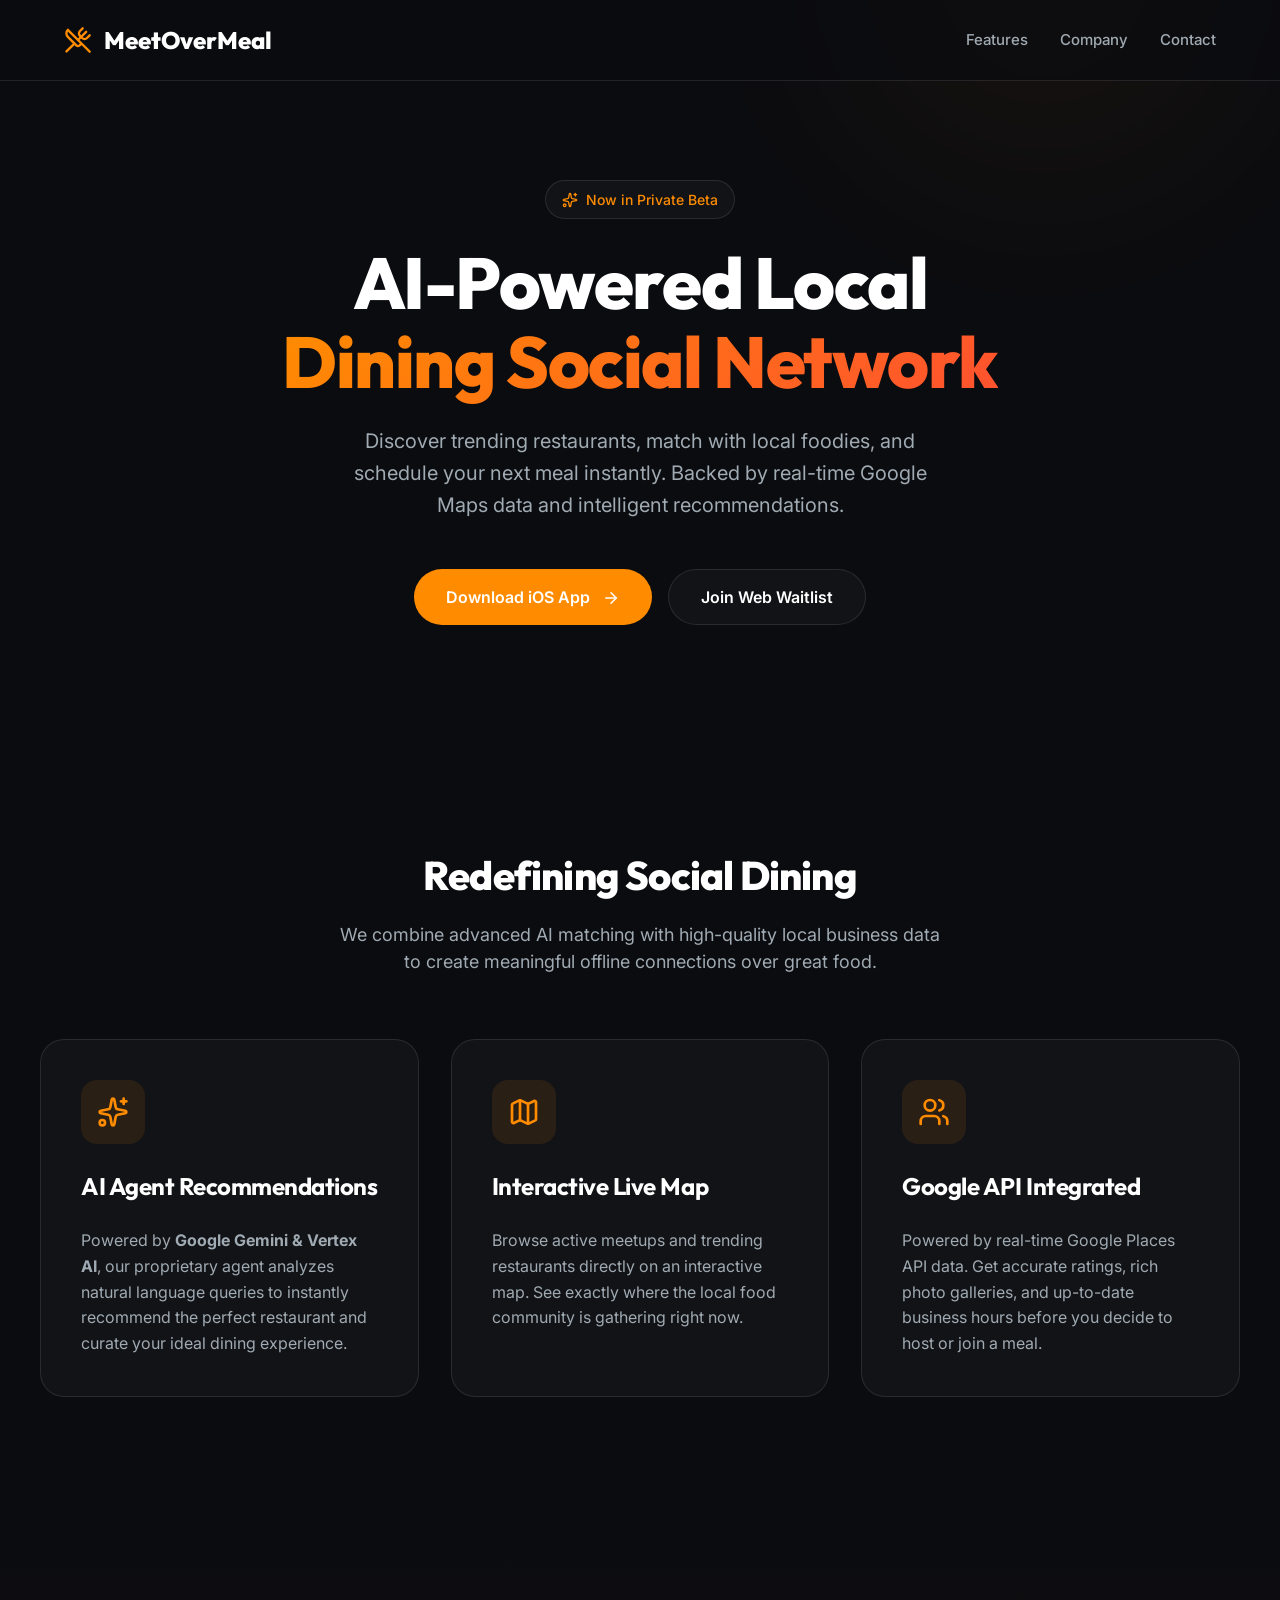
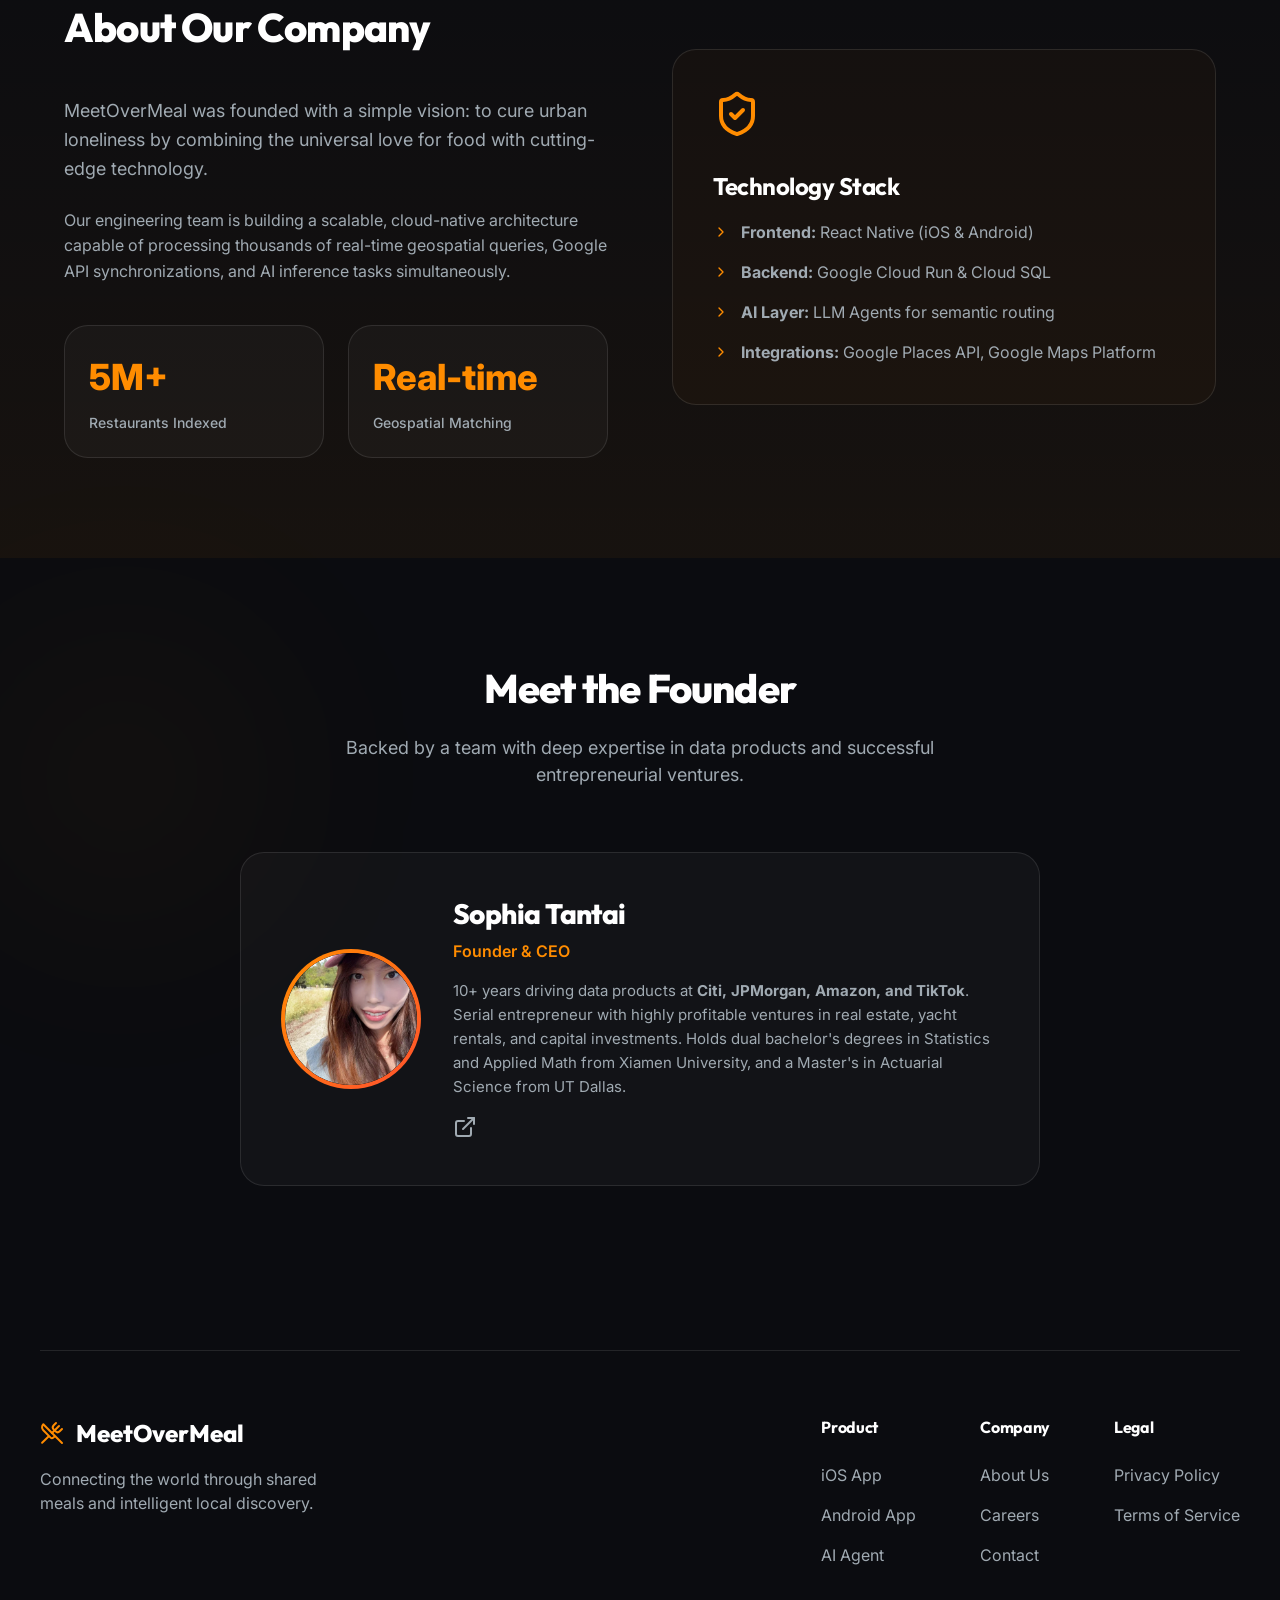
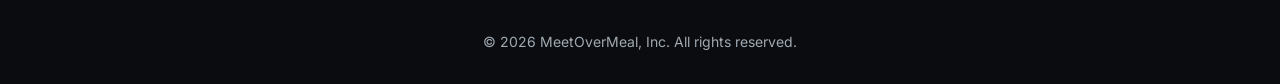
<file: index.html>
<!doctype html>
<html lang="en">
  <head>
    <meta charset="UTF-8" />
    <link rel="icon" type="image/svg+xml" href="/vite.svg" />
    <meta name="viewport" content="width=device-width, initial-scale=1.0" />
    <meta name="description" content="MeetOverMeal - AI-Powered Local Dining Social Network. Discover trending restaurants, match with local foodies, and schedule your next meal instantly." />
    <meta name="keywords" content="MeetOverMeal, Social Dining, AI Restaurant Recommendations, Local Foodies, Google Maps Integration" />
    <meta name="author" content="MeetOverMeal, Inc." />
    <title>MeetOverMeal | AI-Powered Dining Social Network</title>
    <script type="module" crossorigin src="/assets/index-Vy5KoMcn.js"></script>
    <link rel="stylesheet" crossorigin href="/assets/index-BDQ7o9PU.css">
  </head>
  <body>
    <div id="root"></div>
  </body>
</html>
</file>
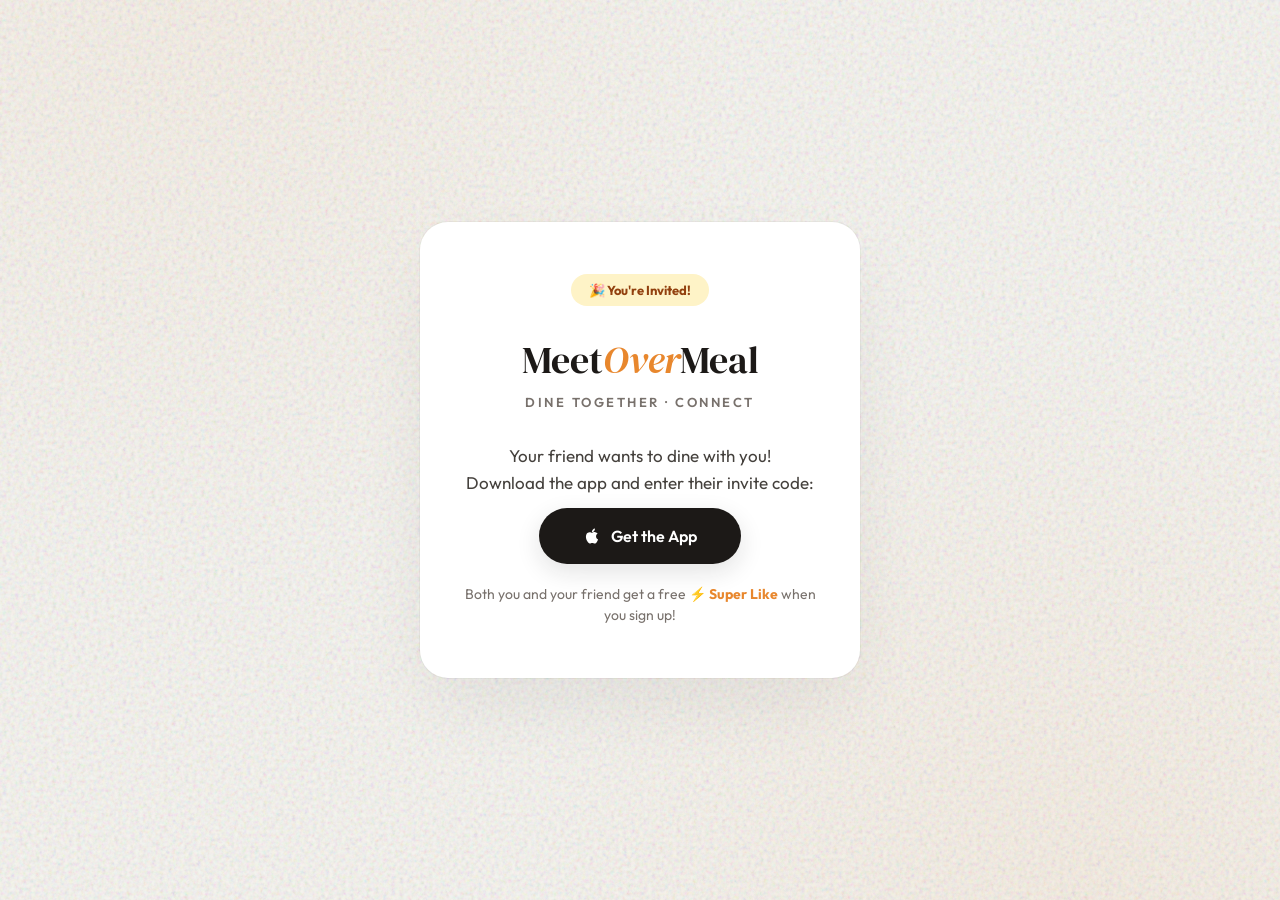
<file: invite/index.html>
<!DOCTYPE html>
<html lang="en">
<head>
  <meta charset="UTF-8">
  <meta name="viewport" content="width=device-width, initial-scale=1.0">
  <title>You're Invited to MeetOverMeal!</title>
  <meta name="description" content="Your friend invited you to MeetOverMeal — the social dining app. Download now and get a free Super Like!">
  <meta property="og:title" content="You're Invited to MeetOverMeal!">
  <meta property="og:description" content="Your friend invited you to dine together. Download the app, enter their code, and both of you get a free Super Like!">
  <meta property="og:image" content="https://meetovermeal.org/assets/share-card.png">
  <meta property="og:url" content="https://meetovermeal.org/invite">
  <meta property="og:type" content="website">
  <meta name="twitter:card" content="summary_large_image">
  <meta name="twitter:title" content="You're Invited to MeetOverMeal!">
  <meta name="twitter:description" content="Download the app, enter their invite code, and both of you get a free Super Like!">
  <meta name="twitter:image" content="https://meetovermeal.org/assets/share-card.png">

  <link rel="preconnect" href="https://fonts.googleapis.com">
  <link rel="preconnect" href="https://fonts.gstatic.com" crossorigin>
  <link href="https://fonts.googleapis.com/css2?family=DM+Serif+Display:ital@0;1&family=Outfit:wght@300;400;500;600;700;800&display=swap" rel="stylesheet">

  <style>
    :root {
      --bg: #F7F5F0;
      --card-bg: #FFFFFF;
      --text-dark: #1C1917;
      --text-muted: #78716C;
      --accent: #E8872D;
    }

    * { margin: 0; padding: 0; box-sizing: border-box; }

    body {
      font-family: 'Outfit', -apple-system, BlinkMacSystemFont, sans-serif;
      background-color: var(--bg);
      background-image:
        radial-gradient(circle at 15% 0%, rgba(232, 135, 45, 0.05) 0%, transparent 40%),
        radial-gradient(circle at 85% 100%, rgba(232, 135, 45, 0.07) 0%, transparent 40%);
      min-height: 100vh;
      display: flex;
      align-items: center;
      justify-content: center;
      color: var(--text-dark);
      position: relative;
      overflow: hidden;
      -webkit-font-smoothing: antialiased;
    }

    body::before {
      content: "";
      position: absolute;
      inset: 0;
      opacity: 0.3;
      background-image: url("data:image/svg+xml,%3Csvg viewBox='0 0 256 256' xmlns='http://www.w3.org/2000/svg'%3E%3Cfilter id='n'%3E%3CfeTurbulence type='fractalNoise' baseFrequency='.85' numOctaves='3' stitchTiles='stitch'/%3E%3C/filter%3E%3Crect width='100%25' height='100%25' filter='url(%23n)'/%3E%3C/svg%3E");
      pointer-events: none;
      z-index: 0;
    }

    .card {
      position: relative;
      background: var(--card-bg);
      border-radius: 28px;
      padding: 52px 44px;
      max-width: 440px;
      width: 90%;
      text-align: center;
      box-shadow: 0 32px 80px -16px rgba(28,25,23,0.08), 0 0 0 1px rgba(28,25,23,0.04);
      z-index: 1;
      animation: fadeUp 0.8s cubic-bezier(0.16,1,0.3,1) forwards;
      opacity: 0;
      transform: translateY(24px);
    }

    @keyframes fadeUp {
      to { opacity: 1; transform: translateY(0); }
    }

    .invite-badge {
      display: inline-flex;
      align-items: center;
      gap: 6px;
      background: #FEF3C7;
      color: #92400E;
      font-size: 13px;
      font-weight: 700;
      padding: 8px 18px;
      border-radius: 100px;
      margin-bottom: 28px;
    }

    .logo {
      font-family: 'DM Serif Display', serif;
      font-size: 38px;
      font-weight: 400;
      color: var(--text-dark);
      margin-bottom: 8px;
    }

    .logo em {
      font-style: italic;
      color: var(--accent);
    }

    .subtitle {
      font-size: 13px;
      text-transform: uppercase;
      letter-spacing: 2.5px;
      color: var(--text-muted);
      font-weight: 600;
      margin-bottom: 32px;
    }

    .invite-msg {
      font-size: 17px;
      line-height: 1.6;
      color: #44403C;
      margin-bottom: 12px;
    }

    .code-display {
      display: inline-flex;
      align-items: center;
      gap: 8px;
      background: #FFF7ED;
      border: 2px dashed rgba(232,135,45,0.3);
      border-radius: 16px;
      padding: 14px 28px;
      margin: 20px 0 28px;
    }

    .code-display .label {
      font-size: 13px;
      color: var(--text-muted);
      font-weight: 500;
    }

    .code-display .code {
      font-size: 24px;
      font-weight: 800;
      letter-spacing: 3px;
      color: var(--accent);
      font-family: 'Outfit', monospace;
    }

    .download-btn {
      display: inline-flex;
      align-items: center;
      gap: 10px;
      background: var(--text-dark);
      color: #fff;
      font-size: 16px;
      font-weight: 600;
      padding: 18px 44px;
      border-radius: 100px;
      text-decoration: none;
      transition: all 0.4s cubic-bezier(0.16,1,0.3,1);
      box-shadow: 0 8px 24px rgba(28,25,23,0.12);
    }

    .download-btn:hover {
      background: var(--accent);
      transform: translateY(-3px);
      box-shadow: 0 12px 32px rgba(232,135,45,0.3);
    }

    .reward-hint {
      font-size: 14px;
      color: var(--text-muted);
      margin-top: 20px;
      line-height: 1.5;
    }

    .reward-hint strong {
      color: var(--accent);
    }
  </style>
</head>
<body>
  <div class="card">
    <div class="invite-badge">🎉 You're Invited!</div>

    <div class="logo">Meet<em>Over</em>Meal</div>
    <div class="subtitle">Dine together &middot; connect</div>

    <p class="invite-msg">
      Your friend wants to dine with you!<br>
      Download the app and enter their invite code:
    </p>

    <div class="code-display" id="code-section" style="display:none;">
      <span class="label">Code:</span>
      <span class="code" id="invite-code">------</span>
    </div>

    <a class="download-btn" href="https://apps.apple.com/us/app/meetovermeal/id6762139752">
      <svg viewBox="0 0 24 24" fill="currentColor" width="18" height="18"><path d="M18.71 19.5c-.83 1.24-1.71 2.45-3.05 2.47-1.34.03-1.77-.79-3.29-.79-1.53 0-2 .77-3.27.82-1.31.05-2.3-1.32-3.14-2.53C4.25 17 2.94 12.45 4.7 9.39c.87-1.52 2.43-2.48 4.12-2.51 1.28-.02 2.5.87 3.29.87.78 0 2.26-1.07 3.8-.91.65.03 2.47.26 3.64 1.98-.09.06-2.17 1.28-2.15 3.81.03 3.02 2.65 4.03 2.68 4.04-.03.07-.42 1.44-1.38 2.83"/><path d="M13 3.5c.73-.83 1.94-1.46 2.94-1.5.13 1.17-.34 2.35-1.04 3.19-.69.85-1.83 1.51-2.95 1.42-.15-1.15.41-2.35 1.05-3.11"/></svg>
      Get the App
    </a>

    <p class="reward-hint">
      Both you and your friend get a free <strong>⚡ Super Like</strong> when you sign up!
    </p>
  </div>

  <script>
    (function() {
      var params = new URLSearchParams(window.location.search);
      var code = params.get('code');
      if (code) {
        document.getElementById('invite-code').textContent = code.toUpperCase();
        document.getElementById('code-section').style.display = 'inline-flex';
      }
    })();
  </script>
</body>
</html>
</file>
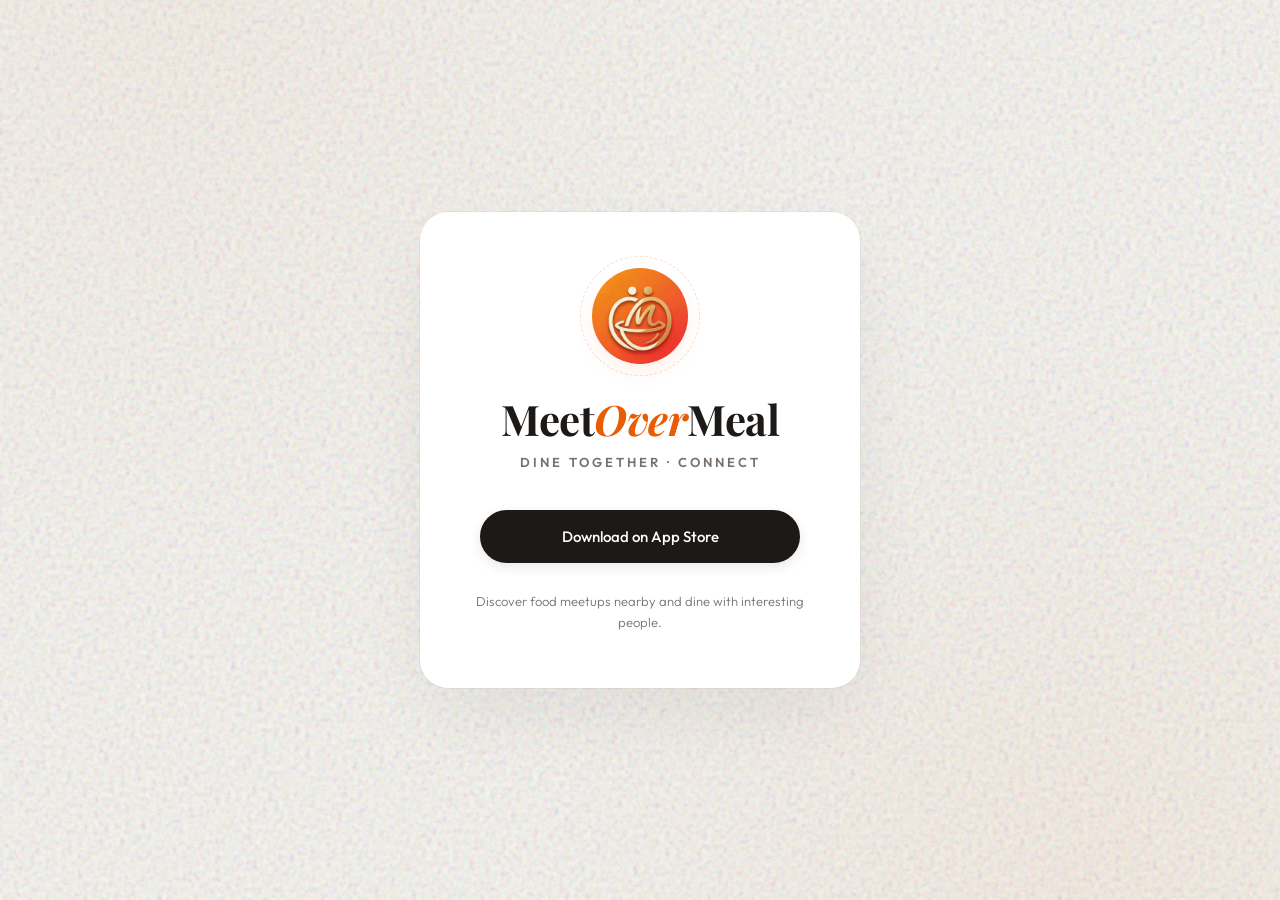
<file: meetup/index.html>
<!DOCTYPE html>
<html lang="en">
<head>
  <meta charset="UTF-8">
  <meta name="viewport" content="width=device-width, initial-scale=1.0">
  <title>MeetOverMeal - Join this Meetup</title>
  <meta name="description" content="Join a food meetup on MeetOverMeal — dine together, meet new people!">
  <!-- Open Graph for WeChat, WhatsApp, etc. -->
  <meta property="og:title" content="You're Invited · MeetOverMeal">
  <meta property="og:description" content="Join an exclusive culinary experience. Tap to view meetup details and secure your seat at the table.">
  <meta property="og:image" content="https://meetovermeal.org/meetup/share-card.png">
  <meta property="og:url" content="https://meetovermeal.org/meetup">
  <meta property="og:type" content="website">
  <!-- Twitter Card -->
  <meta name="twitter:card" content="summary_large_image">
  <meta name="twitter:title" content="You're Invited · MeetOverMeal">
  <meta name="twitter:description" content="Join an exclusive culinary experience. Tap to view meetup details and secure your seat at the table.">
  <meta name="twitter:image" content="https://meetovermeal.org/meetup/share-card.png">
  
  <link rel="preconnect" href="https://fonts.googleapis.com">
  <link rel="preconnect" href="https://fonts.gstatic.com" crossorigin>
  <link href="https://fonts.googleapis.com/css2?family=Outfit:wght@300;400;500;600;700&family=Playfair+Display:ital,wght@0,500;0,700;1,500&display=swap" rel="stylesheet">
  
  <style>
    :root {
      --bg: #F7F5F0;
      --card-bg: #FFFFFF;
      --text-dark: #1C1917;
      --text-muted: #78716C;
      --accent: #E85D04;
      --accent-hover: #DC2F02;
      --success: #16A34A;
    }
    
    * { margin: 0; padding: 0; box-sizing: border-box; }
    
    body {
      font-family: 'Outfit', -apple-system, BlinkMacSystemFont, sans-serif;
      background-color: var(--bg);
      background-image: 
        radial-gradient(circle at 15% 0%, rgba(232, 93, 4, 0.04) 0%, transparent 40%),
        radial-gradient(circle at 85% 100%, rgba(232, 93, 4, 0.06) 0%, transparent 40%);
      min-height: 100vh;
      display: flex;
      align-items: center;
      justify-content: center;
      color: var(--text-dark);
      position: relative;
      overflow: hidden;
      -webkit-font-smoothing: antialiased;
    }
    
    /* Premium noise texture overlay */
    body::before {
      content: "";
      position: absolute;
      inset: 0;
      opacity: 0.35;
      background-image: url("data:image/svg+xml,%3Csvg viewBox='0 0 200 200' xmlns='http://www.w3.org/2000/svg'%3E%3Cfilter id='noiseFilter'%3E%3CfeTurbulence type='fractalNoise' baseFrequency='0.85' numOctaves='3' stitchTiles='stitch'/%3E%3C/filter%3E%3Crect width='100%25' height='100%25' filter='url(%23noiseFilter)'/%3E%3C/svg%3E");
      pointer-events: none;
      z-index: 0;
    }

    .card {
      position: relative;
      background: var(--card-bg);
      border-radius: 28px;
      padding: 56px 48px;
      max-width: 440px;
      width: 90%;
      text-align: center;
      box-shadow: 0 32px 80px -16px rgba(28, 25, 23, 0.08), 
                  0 0 0 1px rgba(28, 25, 23, 0.04);
      z-index: 1;
      animation: fadeUp 0.8s cubic-bezier(0.16, 1, 0.3, 1) forwards;
      opacity: 0;
      transform: translateY(24px);
    }
    
    @keyframes fadeUp {
      to { opacity: 1; transform: translateY(0); }
    }

    .graphic-container {
      margin-bottom: 32px;
      position: relative;
      display: inline-block;
    }

    .graphic {
      width: 96px;
      height: 96px;
      background: #FFF8F3;
      border-radius: 50%;
      display: flex;
      align-items: center;
      justify-content: center;
      font-size: 32px;
      box-shadow: inset 0 2px 12px rgba(232, 93, 4, 0.05),
                  0 8px 24px -6px rgba(232, 93, 4, 0.15);
      position: relative;
      z-index: 2;
    }

    .graphic-ring {
      position: absolute;
      inset: -12px;
      border-radius: 50%;
      border: 1px dashed rgba(232, 93, 4, 0.2);
      animation: spin-slow 15s linear infinite;
      z-index: 1;
    }
    
    @keyframes spin-slow {
      to { transform: rotate(360deg); }
    }

    .logo {
      font-family: 'Playfair Display', serif;
      font-size: 42px;
      font-weight: 700;
      letter-spacing: -0.5px;
      color: var(--text-dark);
      margin-bottom: 12px;
      line-height: 1.1;
    }
    
    .logo span { 
      color: var(--accent); 
      font-style: italic;
    }
    
    .subtitle {
      font-size: 13px;
      text-transform: uppercase;
      letter-spacing: 3px;
      color: var(--text-muted);
      margin-bottom: 40px;
      font-weight: 600;
    }

    .actions {
      display: flex;
      flex-direction: column;
      align-items: center;
      gap: 14px;
    }

    .open-app-btn {
      display: inline-block;
      background: var(--accent);
      color: #FFF;
      font-size: 16px;
      font-weight: 600;
      padding: 18px 48px;
      border-radius: 100px;
      text-decoration: none;
      transition: all 0.3s cubic-bezier(0.16, 1, 0.3, 1);
      border: none;
      cursor: pointer;
      box-shadow: 0 6px 20px rgba(232, 93, 4, 0.3);
      width: 100%;
      max-width: 320px;
    }
    
    .open-app-btn:hover {
      background: var(--accent-hover);
      transform: translateY(-3px);
      box-shadow: 0 12px 28px rgba(232, 93, 4, 0.35);
    }

    .download-btn {
      display: inline-block;
      background: var(--text-dark);
      color: #FFF;
      font-size: 15px;
      font-weight: 500;
      padding: 16px 40px;
      border-radius: 100px;
      text-decoration: none;
      transition: all 0.3s cubic-bezier(0.16, 1, 0.3, 1);
      border: 1px solid transparent;
      box-shadow: 0 4px 12px rgba(28, 25, 23, 0.1);
      width: 100%;
      max-width: 320px;
    }
    
    .download-btn:hover {
      background: #292524;
      transform: translateY(-2px);
      box-shadow: 0 8px 20px rgba(28, 25, 23, 0.15);
    }

    .divider {
      font-size: 12px;
      color: var(--text-muted);
      font-weight: 400;
    }
    
    .hint {
      font-size: 13px;
      color: var(--text-muted);
      margin-top: 28px;
      font-weight: 300;
      line-height: 1.6;
    }

    .clipboard-toast {
      position: fixed;
      bottom: 24px;
      left: 50%;
      transform: translateX(-50%) translateY(80px);
      background: var(--text-dark);
      color: #fff;
      font-size: 13px;
      font-weight: 500;
      padding: 12px 24px;
      border-radius: 100px;
      box-shadow: 0 8px 24px rgba(0,0,0,0.15);
      z-index: 100;
      opacity: 0;
      transition: all 0.4s cubic-bezier(0.16, 1, 0.3, 1);
      pointer-events: none;
    }

    .clipboard-toast.show {
      opacity: 1;
      transform: translateX(-50%) translateY(0);
    }

    .wechat-mask {
      position: fixed;
      inset: 0;
      background: rgba(0, 0, 0, 0.85);
      z-index: 9999;
      display: none;
      flex-direction: column;
      align-items: flex-end;
      padding: 24px 32px;
      color: #fff;
    }

    .wechat-mask-content {
      display: flex;
      flex-direction: column;
      align-items: flex-end;
      text-align: right;
      animation: fadeUp 0.4s ease forwards;
    }

    .wechat-arrow {
      width: 64px;
      height: 64px;
      margin-bottom: 16px;
      transform: scaleX(-1) rotate(45deg);
      animation: point-up 1.5s infinite ease-in-out;
    }

    @keyframes point-up {
      0%, 100% { transform: scaleX(-1) rotate(45deg) translate(0, 0); }
      50% { transform: scaleX(-1) rotate(45deg) translate(-10px, -10px); }
    }

    .wechat-text {
      font-size: 18px;
      line-height: 1.6;
      font-weight: 500;
      font-family: -apple-system, sans-serif;
    }

    .badge {
      display: inline-flex;
      align-items: center;
      gap: 6px;
      background: #FFF8F3;
      border: 1px solid rgba(232, 93, 4, 0.15);
      border-radius: 100px;
      padding: 8px 16px;
      margin-bottom: 28px;
      font-size: 13px;
      font-weight: 500;
      color: var(--accent);
    }

    .badge-dot {
      width: 6px;
      height: 6px;
      border-radius: 50%;
      background: var(--success);
      animation: pulse 2s infinite;
    }

    @keyframes pulse {
      0%, 100% { opacity: 1; }
      50% { opacity: 0.4; }
    }
  </style>
</head>
<body>
  <div class="card">
    <div class="graphic-container">
      <div class="graphic-ring"></div>
      <div class="graphic" style="overflow: hidden; padding: 0;">
        <img src="/assets/app-icon.png" alt="MeetOverMeal" style="width: 100%; height: 100%; object-fit: cover;">
      </div>
    </div>
    
    <div class="logo">Meet<span>Over</span>Meal</div>
    <div class="subtitle">Dine together &middot; connect</div>

    <div class="badge" id="badge" style="display: none;">
      <span class="badge-dot"></span>
      <span id="badge-text">Meetup invitation ready</span>
    </div>
    
    <div class="actions" id="actions">
      <!-- Dynamic content inserted by JS -->
    </div>
    
    <div class="hint" id="hint"></div>
  </div>

  <div class="clipboard-toast" id="toast">✓ Meetup link copied — it'll open automatically after install</div>

  <script>
    (function() {
      var APP_STORE_URL = 'https://apps.apple.com/us/app/meetovermeal/id6762139752';
      var CUSTOM_SCHEME = 'meetovermeal://';

      // Detect in-app browsers (WeChat, LINE, Instagram, Facebook, etc.)
      var ua = navigator.userAgent || '';
      var isInAppBrowser = /MicroMessenger|WeChat|Line\/|FBAN|FBAV|Instagram|Twitter/i.test(ua);

      // Extract meetup ID from query string
      var params = new URLSearchParams(window.location.search);
      var meetupId = params.get('id');
      var actionsEl = document.getElementById('actions');
      var hintEl = document.getElementById('hint');
      var badgeEl = document.getElementById('badge');
      var badgeTextEl = document.getElementById('badge-text');

      if (meetupId) {
        var deepLink = CUSTOM_SCHEME + 'meetup?id=' + encodeURIComponent(meetupId);
        var universalLink = 'https://meetovermeal.org/meetup/?id=' + encodeURIComponent(meetupId);

        badgeTextEl.textContent = 'Meetup invitation ready';
        badgeEl.style.display = 'inline-flex';

        // Copy deep link to clipboard for deferred deep linking (new installs)
        try {
          if (navigator.clipboard && navigator.clipboard.writeText) {
            navigator.clipboard.writeText(deepLink).catch(function() {});
          }
        } catch(e) {}

        if (isInAppBrowser) {
          // In-app browsers block custom schemes and Universal Links.
          // Guide user to open in Safari where Universal Links work.
          actionsEl.innerHTML =
            '<a class="open-app-btn" id="open-btn" href="#">Open in App</a>' +
            '<span class="divider">or</span>' +
            '<a class="download-btn" id="dl-btn" href="' + APP_STORE_URL + '">Download on App Store</a>';

          hintEl.innerHTML = 'Tap <strong>Open in App</strong> to launch MeetOverMeal.<br>If nothing happens, you may need to open this page in Safari.';

          var openBtn = document.getElementById('open-btn');
          openBtn.addEventListener('click', function(e) {
            e.preventDefault();
            // Show overlay mask telling user to click top right ...
            document.getElementById('wechat-mask').style.display = 'flex';
          });
        } else {
          // Normal browser (Safari, Chrome) — try custom scheme + fallback
          actionsEl.innerHTML =
            '<a class="open-app-btn" id="open-btn" href="' + deepLink + '">Open in App</a>' +
            '<span class="divider">or</span>' +
            '<a class="download-btn" id="dl-btn" href="' + APP_STORE_URL + '">Download on App Store</a>';

          hintEl.innerHTML = 'If you already have the app, tap <strong>Open in App</strong>.<br>New here? Download first — the meetup link will be waiting for you.';

          var openBtn = document.getElementById('open-btn');
          openBtn.addEventListener('click', function(e) {
            e.preventDefault();

            // Copy to clipboard again just in case
            try {
              if (navigator.clipboard && navigator.clipboard.writeText) {
                navigator.clipboard.writeText(deepLink).catch(function() {});
              }
            } catch(ex) {}

            // Strategy 1: Try custom scheme via hidden iframe (non-blocking)
            var iframe = document.createElement('iframe');
            iframe.style.display = 'none';
            iframe.src = deepLink;
            document.body.appendChild(iframe);
            setTimeout(function() { document.body.removeChild(iframe); }, 2000);

            // Strategy 2: Also set location to custom scheme
            window.location.href = deepLink;

            // If app didn't open after 1.5s, redirect to App Store
            setTimeout(function() {
              if (!document.hidden) {
                showToast();
              }
            }, 1500);
          });
        }

      } else {
        // No meetup ID — generic landing
        actionsEl.innerHTML =
          '<a class="download-btn" href="' + APP_STORE_URL + '">Download on App Store</a>';
        hintEl.textContent = 'Discover food meetups nearby and dine with interesting people.';
      }

      function showToast() {
        var toast = document.getElementById('toast');
        toast.classList.add('show');
        setTimeout(function() {
          toast.classList.remove('show');
        }, 4000);
      }

      // If page becomes hidden (app opened successfully), no further action needed
      document.addEventListener('visibilitychange', function() {
        // App opened — nothing to do
      });
    })();
  </script>
  <div id="wechat-mask" class="wechat-mask" onclick="this.style.display='none'">
    <div class="wechat-mask-content">
      <svg class="wechat-arrow" viewBox="0 0 24 24" fill="none" stroke="currentColor" stroke-width="2" stroke-linecap="round" stroke-linejoin="round">
        <path d="M5 12h14"></path>
        <path d="m12 5 7 7-7 7"></path>
      </svg>
      <div class="wechat-text">
        Tap the <strong>···</strong> button<br>in the top right corner<br>and select <strong>Open in Safari</strong><br>to launch the app.
      </div>
    </div>
  </div>
</body>
</html>
</file>
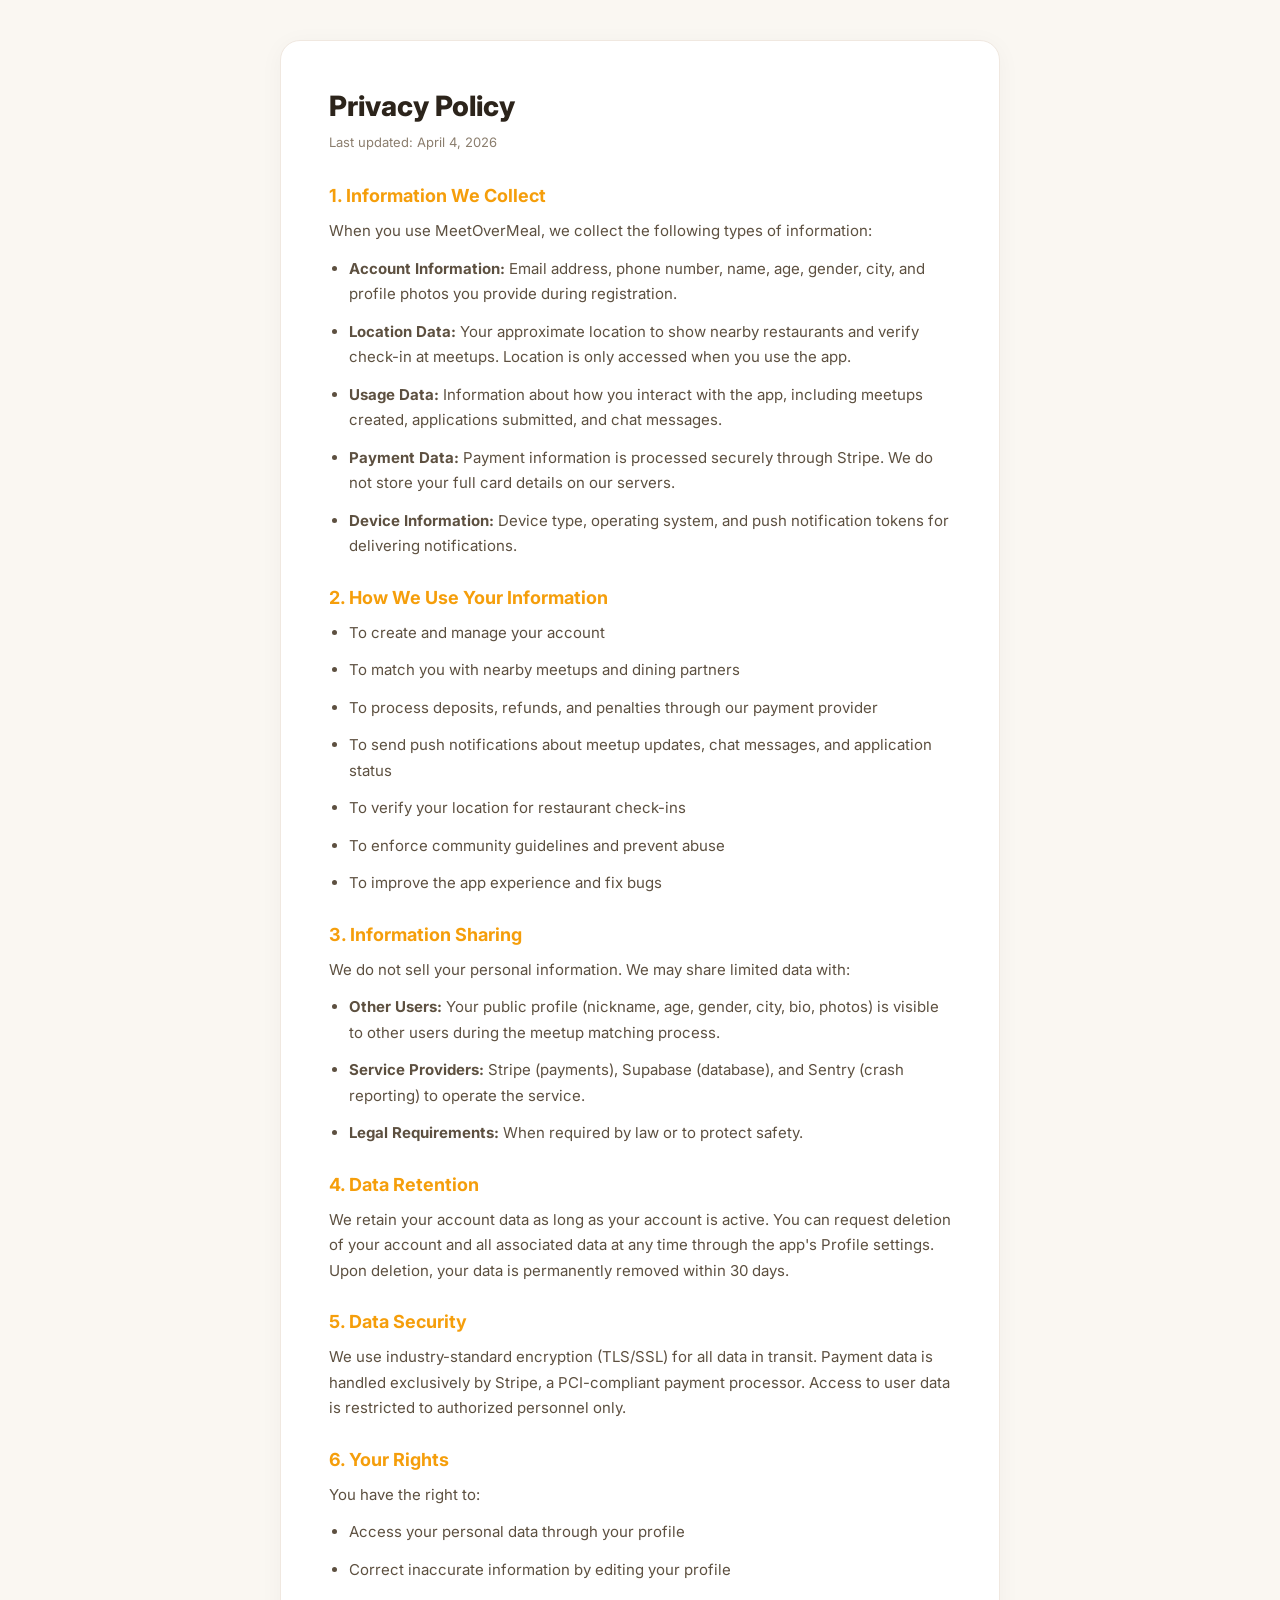
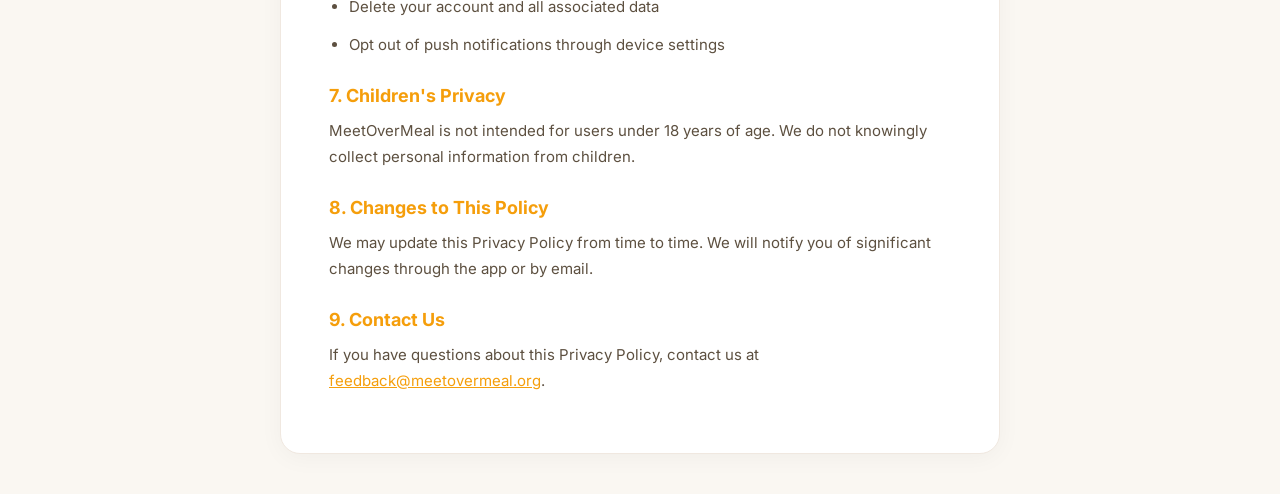
<file: privacy/index.html>
<!DOCTYPE html>
<html lang="en">
<head>
  <meta charset="UTF-8">
  <meta name="viewport" content="width=device-width, initial-scale=1.0">
  <title>Privacy Policy — MeetOverMeal</title>
  <link href="https://fonts.googleapis.com/css2?family=Inter:wght@400;500;600;700&display=swap" rel="stylesheet">
  <style>
    * { margin: 0; padding: 0; box-sizing: border-box; }
    body { font-family: 'Inter', sans-serif; color: #2C241B; background: #FAF7F2; padding: 40px 24px; }
    .container { max-width: 720px; margin: 0 auto; background: #fff; border-radius: 20px; padding: 48px; box-shadow: 0 4px 24px rgba(0,0,0,0.04); border: 1px solid #F0E8E0; }
    h1 { font-size: 28px; font-weight: 800; margin-bottom: 8px; }
    .updated { color: #8B7E6E; font-size: 13px; margin-bottom: 32px; }
    h2 { font-size: 18px; font-weight: 700; margin-top: 28px; margin-bottom: 12px; color: #F59E0B; }
    p, li { font-size: 15px; line-height: 1.7; color: #5D5040; margin-bottom: 12px; }
    ul { padding-left: 20px; }
    a { color: #F59E0B; }
  </style>
</head>
<body>
  <div class="container" id="content"></div>

  <script>
    const translations = {
      en: {
        back: '← Back to Home',
        title: 'Privacy Policy',
        updated: 'Last updated: April 4, 2026',
        sections: [
          { heading: '1. Information We Collect', content: '<p>When you use MeetOverMeal, we collect the following types of information:</p><ul><li><strong>Account Information:</strong> Email address, phone number, name, age, gender, city, and profile photos you provide during registration.</li><li><strong>Location Data:</strong> Your approximate location to show nearby restaurants and verify check-in at meetups. Location is only accessed when you use the app.</li><li><strong>Usage Data:</strong> Information about how you interact with the app, including meetups created, applications submitted, and chat messages.</li><li><strong>Payment Data:</strong> Payment information is processed securely through Stripe. We do not store your full card details on our servers.</li><li><strong>Device Information:</strong> Device type, operating system, and push notification tokens for delivering notifications.</li></ul>' },
          { heading: '2. How We Use Your Information', content: '<ul><li>To create and manage your account</li><li>To match you with nearby meetups and dining partners</li><li>To process deposits, refunds, and penalties through our payment provider</li><li>To send push notifications about meetup updates, chat messages, and application status</li><li>To verify your location for restaurant check-ins</li><li>To enforce community guidelines and prevent abuse</li><li>To improve the app experience and fix bugs</li></ul>' },
          { heading: '3. Information Sharing', content: '<p>We do not sell your personal information. We may share limited data with:</p><ul><li><strong>Other Users:</strong> Your public profile (nickname, age, gender, city, bio, photos) is visible to other users during the meetup matching process.</li><li><strong>Service Providers:</strong> Stripe (payments), Supabase (database), and Sentry (crash reporting) to operate the service.</li><li><strong>Legal Requirements:</strong> When required by law or to protect safety.</li></ul>' },
          { heading: '4. Data Retention', content: '<p>We retain your account data as long as your account is active. You can request deletion of your account and all associated data at any time through the app\'s Profile settings. Upon deletion, your data is permanently removed within 30 days.</p>' },
          { heading: '5. Data Security', content: '<p>We use industry-standard encryption (TLS/SSL) for all data in transit. Payment data is handled exclusively by Stripe, a PCI-compliant payment processor. Access to user data is restricted to authorized personnel only.</p>' },
          { heading: '6. Your Rights', content: '<p>You have the right to:</p><ul><li>Access your personal data through your profile</li><li>Correct inaccurate information by editing your profile</li><li>Delete your account and all associated data</li><li>Opt out of push notifications through device settings</li></ul>' },
          { heading: '7. Children\'s Privacy', content: '<p>MeetOverMeal is not intended for users under 18 years of age. We do not knowingly collect personal information from children.</p>' },
          { heading: '8. Changes to This Policy', content: '<p>We may update this Privacy Policy from time to time. We will notify you of significant changes through the app or by email.</p>' },
          { heading: '9. Contact Us', content: '<p>If you have questions about this Privacy Policy, contact us at <a href="mailto:feedback@meetovermeal.org">feedback@meetovermeal.org</a>.</p>' },
        ],
      },
      zh: {
        back: '← 返回首页',
        title: '隐私政策',
        updated: '最后更新：2026年4月4日',
        sections: [
          { heading: '1. 我们收集的信息', content: '<p>当您使用 MeetOverMeal 时，我们收集以下类型的信息：</p><ul><li><strong>帐户信息：</strong>您在注册时提供的电子邮件地址、电话号码、姓名、年龄、性别、城市和个人资料照片。</li><li><strong>位置数据：</strong>您的大致位置，用于显示附近的餐厅并验证约饭签到。仅在您使用应用时访问位置。</li><li><strong>使用数据：</strong>您与应用互动的信息，包括创建的约饭、提交的申请和聊天消息。</li><li><strong>支付数据：</strong>支付信息通过 Stripe 安全处理。我们不在服务器上存储您的完整银行卡信息。</li><li><strong>设备信息：</strong>设备类型、操作系统和推送通知令牌，用于发送通知。</li></ul>' },
          { heading: '2. 我们如何使用您的信息', content: '<ul><li>创建和管理您的帐户</li><li>为您匹配附近的约饭和餐友</li><li>通过支付服务商处理押金、退款和罚金</li><li>发送关于约饭更新、聊天消息和申请状态的推送通知</li><li>验证您的位置以完成餐厅签到</li><li>执行社区准则并防止滥用</li><li>改善应用体验并修复错误</li></ul>' },
          { heading: '3. 信息共享', content: '<p>我们不会出售您的个人信息。我们可能与以下方共享有限数据：</p><ul><li><strong>其他用户：</strong>您的公开资料（昵称、年龄、性别、城市、简介、照片）在约饭匹配过程中对其他用户可见。</li><li><strong>服务提供商：</strong>Stripe（支付）、Supabase（数据库）和 Sentry（崩溃报告）用于运营服务。</li><li><strong>法律要求：</strong>法律要求或为保护安全时。</li></ul>' },
          { heading: '4. 数据保留', content: '<p>只要您的帐户处于活跃状态，我们就会保留您的帐户数据。您可以随时通过应用的个人资料设置请求删除帐户及所有相关数据。删除后，您的数据将在 30 天内永久移除。</p>' },
          { heading: '5. 数据安全', content: '<p>我们对所有传输中的数据使用行业标准加密（TLS/SSL）。支付数据完全由符合 PCI 标准的支付处理商 Stripe 处理。用户数据的访问仅限于授权人员。</p>' },
          { heading: '6. 您的权利', content: '<p>您有权：</p><ul><li>通过个人资料访问您的个人数据</li><li>通过编辑个人资料更正不准确的信息</li><li>删除您的帐户及所有相关数据</li><li>通过设备设置选择退出推送通知</li></ul>' },
          { heading: '7. 儿童隐私', content: '<p>MeetOverMeal 不面向 18 岁以下的用户。我们不会故意收集儿童的个人信息。</p>' },
          { heading: '8. 政策变更', content: '<p>我们可能会不时更新本隐私政策。我们将通过应用或电子邮件通知您重大变更。</p>' },
          { heading: '9. 联系我们', content: '<p>如对本隐私政策有任何疑问，请联系 <a href="mailto:feedback@meetovermeal.org">feedback@meetovermeal.org</a>。</p>' },
        ],
      },
      ja: {
        back: '← ホームに戻る',
        title: 'プライバシーポリシー',
        updated: '最終更新日：2026年4月4日',
        sections: [
          { heading: '1. 収集する情報', content: '<p>MeetOverMealのご利用にあたり、以下の種類の情報を収集します：</p><ul><li><strong>アカウント情報：</strong>登録時に提供されるメールアドレス、電話番号、氏名、年齢、性別、都市、プロフィール写真。</li><li><strong>位置情報：</strong>近くのレストランの表示と食事会でのチェックイン確認のための概略位置情報。位置情報はアプリ使用時のみアクセスされます。</li><li><strong>利用データ：</strong>作成した食事会、提出した申請、チャットメッセージなど、アプリとのインタラクション情報。</li><li><strong>決済データ：</strong>決済情報はStripeを通じて安全に処理されます。カード情報の完全な詳細はサーバーに保存しません。</li><li><strong>デバイス情報：</strong>通知配信のためのデバイスタイプ、オペレーティングシステム、プッシュ通知トークン。</li></ul>' },
          { heading: '2. 情報の利用方法', content: '<ul><li>アカウントの作成と管理</li><li>近くの食事会やダイニングパートナーとのマッチング</li><li>決済プロバイダーを通じたデポジット、返金、ペナルティの処理</li><li>食事会の更新、チャットメッセージ、申請ステータスに関するプッシュ通知の送信</li><li>レストランチェックインのための位置確認</li><li>コミュニティガイドラインの実施と不正利用の防止</li><li>アプリ体験の改善とバグ修正</li></ul>' },
          { heading: '3. 情報の共有', content: '<p>個人情報を販売することはありません。以下の相手と限定的なデータを共有する場合があります：</p><ul><li><strong>他のユーザー：</strong>食事会マッチングプロセス中、公開プロフィール（ニックネーム、年齢、性別、都市、自己紹介、写真）が他のユーザーに表示されます。</li><li><strong>サービスプロバイダー：</strong>Stripe（決済）、Supabase（データベース）、Sentry（クラッシュレポート）がサービス運営のために利用されます。</li><li><strong>法的要件：</strong>法律で要求される場合または安全を保護するため。</li></ul>' },
          { heading: '4. データの保持', content: '<p>アカウントがアクティブな限り、アカウントデータを保持します。アプリのプロフィール設定を通じて、いつでもアカウントおよび関連データの削除を要求できます。削除後、データは30日以内に完全に削除されます。</p>' },
          { heading: '5. データセキュリティ', content: '<p>転送中のすべてのデータに業界標準の暗号化（TLS/SSL）を使用しています。決済データはPCI準拠の決済プロセッサーであるStripeが専用で処理します。ユーザーデータへのアクセスは承認されたスタッフのみに制限されています。</p>' },
          { heading: '6. あなたの権利', content: '<p>以下の権利があります：</p><ul><li>プロフィールを通じた個人データへのアクセス</li><li>プロフィール編集による不正確な情報の修正</li><li>アカウントおよびすべての関連データの削除</li><li>デバイス設定を通じたプッシュ通知のオプトアウト</li></ul>' },
          { heading: '7. 子どものプライバシー', content: '<p>MeetOverMealは18歳未満のユーザーを対象としていません。子どもの個人情報を故意に収集することはありません。</p>' },
          { heading: '8. ポリシーの変更', content: '<p>本プライバシーポリシーは随時更新される場合があります。重要な変更はアプリまたはメールでお知らせします。</p>' },
          { heading: '9. お問い合わせ', content: '<p>このプライバシーポリシーについてご質問がある場合は、<a href="mailto:feedback@meetovermeal.org">feedback@meetovermeal.org</a> までお問い合わせください。</p>' },
        ],
      },
      ko: {
        back: '← 홈으로 돌아가기',
        title: '개인정보 보호정책',
        updated: '최종 업데이트: 2026년 4월 4일',
        sections: [
          { heading: '1. 수집하는 정보', content: '<p>MeetOverMeal을 사용할 때 다음 유형의 정보를 수집합니다:</p><ul><li><strong>계정 정보:</strong> 가입 시 제공하는 이메일 주소, 전화번호, 이름, 나이, 성별, 도시, 프로필 사진.</li><li><strong>위치 데이터:</strong> 근처 레스토랑을 표시하고 식사 모임 체크인을 확인하기 위한 대략적인 위치. 앱 사용 시에만 위치에 접근합니다.</li><li><strong>사용 데이터:</strong> 생성한 식사 모임, 제출한 신청, 채팅 메시지 등 앱과의 상호작용 정보.</li><li><strong>결제 데이터:</strong> 결제 정보는 Stripe를 통해 안전하게 처리됩니다. 서버에 전체 카드 정보를 저장하지 않습니다.</li><li><strong>기기 정보:</strong> 알림 전달을 위한 기기 유형, 운영 체제, 푸시 알림 토큰.</li></ul>' },
          { heading: '2. 정보 사용 방법', content: '<ul><li>계정 생성 및 관리</li><li>근처 식사 모임 및 식사 파트너와 매칭</li><li>결제 제공업체를 통한 보증금, 환불, 페널티 처리</li><li>식사 모임 업데이트, 채팅 메시지, 신청 상태에 대한 푸시 알림 전송</li><li>레스토랑 체크인을 위한 위치 확인</li><li>커뮤니티 가이드라인 시행 및 남용 방지</li><li>앱 경험 개선 및 버그 수정</li></ul>' },
          { heading: '3. 정보 공유', content: '<p>개인정보를 판매하지 않습니다. 다음과 제한적인 데이터를 공유할 수 있습니다:</p><ul><li><strong>다른 사용자:</strong> 식사 모임 매칭 과정에서 공개 프로필(닉네임, 나이, 성별, 도시, 소개, 사진)이 다른 사용자에게 표시됩니다.</li><li><strong>서비스 제공업체:</strong> Stripe(결제), Supabase(데이터베이스), Sentry(충돌 보고)가 서비스 운영에 사용됩니다.</li><li><strong>법적 요구사항:</strong> 법률에 의해 요구되거나 안전을 보호하기 위해.</li></ul>' },
          { heading: '4. 데이터 보존', content: '<p>계정이 활성 상태인 동안 계정 데이터를 보존합니다. 앱의 프로필 설정을 통해 언제든지 계정 및 모든 관련 데이터의 삭제를 요청할 수 있습니다. 삭제 시 30일 이내에 데이터가 영구적으로 제거됩니다.</p>' },
          { heading: '5. 데이터 보안', content: '<p>전송 중인 모든 데이터에 업계 표준 암호화(TLS/SSL)를 사용합니다. 결제 데이터는 PCI 준수 결제 처리업체인 Stripe가 독점적으로 처리합니다. 사용자 데이터에 대한 접근은 승인된 담당자로 제한됩니다.</p>' },
          { heading: '6. 귀하의 권리', content: '<p>다음과 같은 권리가 있습니다:</p><ul><li>프로필을 통한 개인 데이터 접근</li><li>프로필 편집을 통한 부정확한 정보 수정</li><li>계정 및 모든 관련 데이터 삭제</li><li>기기 설정을 통한 푸시 알림 수신 거부</li></ul>' },
          { heading: '7. 아동 개인정보 보호', content: '<p>MeetOverMeal은 18세 미만의 사용자를 대상으로 하지 않습니다. 아동의 개인정보를 의도적으로 수집하지 않습니다.</p>' },
          { heading: '8. 정책 변경', content: '<p>본 개인정보 보호정책은 수시로 업데이트될 수 있습니다. 중요한 변경 사항은 앱 또는 이메일을 통해 알려드립니다.</p>' },
          { heading: '9. 문의', content: '<p>이 개인정보 보호정책에 대한 질문이 있으시면 <a href="mailto:feedback@meetovermeal.org">feedback@meetovermeal.org</a>으로 문의하십시오.</p>' },
        ],
      },
      es: {
        back: '← Volver al inicio',
        title: 'Política de Privacidad',
        updated: 'Última actualización: 4 de abril de 2026',
        sections: [
          { heading: '1. Información que Recopilamos', content: '<p>Cuando usa MeetOverMeal, recopilamos los siguientes tipos de información:</p><ul><li><strong>Información de Cuenta:</strong> Correo electrónico, número de teléfono, nombre, edad, género, ciudad y fotos de perfil que proporciona durante el registro.</li><li><strong>Datos de Ubicación:</strong> Su ubicación aproximada para mostrar restaurantes cercanos y verificar el registro en encuentros. Solo se accede a la ubicación cuando usa la aplicación.</li><li><strong>Datos de Uso:</strong> Información sobre cómo interactúa con la aplicación, incluyendo encuentros creados, solicitudes enviadas y mensajes de chat.</li><li><strong>Datos de Pago:</strong> La información de pago se procesa de forma segura a través de Stripe. No almacenamos los datos completos de su tarjeta en nuestros servidores.</li><li><strong>Información del Dispositivo:</strong> Tipo de dispositivo, sistema operativo y tokens de notificaciones push para entregar notificaciones.</li></ul>' },
          { heading: '2. Cómo Usamos su Información', content: '<ul><li>Para crear y gestionar su cuenta</li><li>Para emparejarlo con encuentros y compañeros de comida cercanos</li><li>Para procesar depósitos, reembolsos y penalizaciones a través de nuestro proveedor de pagos</li><li>Para enviar notificaciones push sobre actualizaciones de encuentros, mensajes de chat y estado de solicitudes</li><li>Para verificar su ubicación para registros en restaurantes</li><li>Para hacer cumplir las normas de la comunidad y prevenir abusos</li><li>Para mejorar la experiencia de la aplicación y corregir errores</li></ul>' },
          { heading: '3. Compartición de Información', content: '<p>No vendemos su información personal. Podemos compartir datos limitados con:</p><ul><li><strong>Otros Usuarios:</strong> Su perfil público (apodo, edad, género, ciudad, bio, fotos) es visible para otros usuarios durante el proceso de emparejamiento.</li><li><strong>Proveedores de Servicios:</strong> Stripe (pagos), Supabase (base de datos) y Sentry (reportes de errores) para operar el servicio.</li><li><strong>Requisitos Legales:</strong> Cuando lo requiera la ley o para proteger la seguridad.</li></ul>' },
          { heading: '4. Retención de Datos', content: '<p>Retenemos los datos de su cuenta mientras su cuenta esté activa. Puede solicitar la eliminación de su cuenta y todos los datos asociados en cualquier momento a través de la configuración del Perfil. Tras la eliminación, sus datos se eliminan permanentemente en un plazo de 30 días.</p>' },
          { heading: '5. Seguridad de Datos', content: '<p>Utilizamos cifrado estándar de la industria (TLS/SSL) para todos los datos en tránsito. Los datos de pago son gestionados exclusivamente por Stripe, un procesador de pagos compatible con PCI. El acceso a los datos de usuario está restringido al personal autorizado.</p>' },
          { heading: '6. Sus Derechos', content: '<p>Tiene derecho a:</p><ul><li>Acceder a sus datos personales a través de su perfil</li><li>Corregir información inexacta editando su perfil</li><li>Eliminar su cuenta y todos los datos asociados</li><li>Desactivar las notificaciones push a través de la configuración del dispositivo</li></ul>' },
          { heading: '7. Privacidad de Menores', content: '<p>MeetOverMeal no está destinado a usuarios menores de 18 años. No recopilamos intencionalmente información personal de menores.</p>' },
          { heading: '8. Cambios en esta Política', content: '<p>Podemos actualizar esta Política de Privacidad periódicamente. Le notificaremos sobre cambios significativos a través de la aplicación o por correo electrónico.</p>' },
          { heading: '9. Contáctenos', content: '<p>Si tiene preguntas sobre esta Política de Privacidad, contáctenos en <a href="mailto:feedback@meetovermeal.org">feedback@meetovermeal.org</a>.</p>' },
        ],
      },
      fr: {
        back: '← Retour à l\'accueil',
        title: 'Politique de Confidentialité',
        updated: 'Dernière mise à jour : 4 avril 2026',
        sections: [
          { heading: '1. Informations Collectées', content: '<p>Lorsque vous utilisez MeetOverMeal, nous collectons les types d\'informations suivants :</p><ul><li><strong>Informations de Compte :</strong> Adresse e-mail, numéro de téléphone, nom, âge, genre, ville et photos que vous fournissez lors de l\'inscription.</li><li><strong>Données de Localisation :</strong> Votre position approximative pour afficher les restaurants à proximité et vérifier l\'enregistrement. La localisation n\'est consultée que lorsque vous utilisez l\'application.</li><li><strong>Données d\'Utilisation :</strong> Comment vous interagissez avec l\'application, repas créés, candidatures soumises et messages.</li><li><strong>Données de Paiement :</strong> Les informations de paiement sont traitées en toute sécurité par Stripe. Nous ne stockons pas vos données bancaires complètes.</li><li><strong>Informations sur l\'Appareil :</strong> Type d\'appareil, système d\'exploitation et jetons de notifications push.</li></ul>' },
          { heading: '2. Utilisation de vos Informations', content: '<ul><li>Pour créer et gérer votre compte</li><li>Pour vous associer à des repas et partenaires à proximité</li><li>Pour traiter les cautions, remboursements et pénalités via notre prestataire de paiement</li><li>Pour envoyer des notifications push sur les mises à jour, messages et statuts</li><li>Pour vérifier votre position lors des enregistrements au restaurant</li><li>Pour appliquer les règles de la communauté et prévenir les abus</li><li>Pour améliorer l\'expérience et corriger les bugs</li></ul>' },
          { heading: '3. Partage d\'Informations', content: '<p>Nous ne vendons pas vos informations personnelles. Nous pouvons partager des données limitées avec :</p><ul><li><strong>Autres Utilisateurs :</strong> Votre profil public est visible pendant le processus de mise en relation.</li><li><strong>Prestataires de Services :</strong> Stripe (paiements), Supabase (base de données) et Sentry (rapports de crash).</li><li><strong>Exigences Légales :</strong> Lorsque requis par la loi ou pour protéger la sécurité.</li></ul>' },
          { heading: '4. Conservation des Données', content: '<p>Nous conservons vos données tant que votre compte est actif. Vous pouvez demander la suppression à tout moment via les paramètres du Profil. Après suppression, vos données sont définitivement effacées sous 30 jours.</p>' },
          { heading: '5. Sécurité des Données', content: '<p>Nous utilisons un chiffrement standard (TLS/SSL) pour toutes les données en transit. Les données de paiement sont gérées exclusivement par Stripe, conforme PCI. L\'accès aux données est restreint au personnel autorisé.</p>' },
          { heading: '6. Vos Droits', content: '<p>Vous avez le droit de :</p><ul><li>Accéder à vos données personnelles via votre profil</li><li>Corriger les informations inexactes en modifiant votre profil</li><li>Supprimer votre compte et toutes les données associées</li><li>Désactiver les notifications push via les paramètres de l\'appareil</li></ul>' },
          { heading: '7. Vie Privée des Enfants', content: '<p>MeetOverMeal n\'est pas destiné aux utilisateurs de moins de 18 ans. Nous ne collectons pas sciemment d\'informations personnelles auprès des enfants.</p>' },
          { heading: '8. Modifications de cette Politique', content: '<p>Nous pouvons mettre à jour cette Politique périodiquement. Nous vous informerons des changements importants via l\'application ou par e-mail.</p>' },
          { heading: '9. Nous Contacter', content: '<p>Pour toute question, contactez-nous à <a href="mailto:feedback@meetovermeal.org">feedback@meetovermeal.org</a>.</p>' },
        ],
      },
      de: {
        back: '← Zurück zur Startseite',
        title: 'Datenschutzrichtlinie',
        updated: 'Letzte Aktualisierung: 4. April 2026',
        sections: [
          { heading: '1. Erfasste Informationen', content: '<p>Bei der Nutzung von MeetOverMeal erfassen wir folgende Informationen:</p><ul><li><strong>Kontoinformationen:</strong> E-Mail, Telefonnummer, Name, Alter, Geschlecht, Stadt und Profilfotos bei der Registrierung.</li><li><strong>Standortdaten:</strong> Ihr ungefährer Standort für nahegelegene Restaurants und Check-in-Verifizierung. Nur während der App-Nutzung.</li><li><strong>Nutzungsdaten:</strong> Interaktionen mit der App, erstellte Treffen, eingereichte Bewerbungen und Chat-Nachrichten.</li><li><strong>Zahlungsdaten:</strong> Werden sicher über Stripe verarbeitet. Vollständige Kartendaten werden nicht gespeichert.</li><li><strong>Geräteinformationen:</strong> Gerätetyp, Betriebssystem und Push-Benachrichtigungstoken.</li></ul>' },
          { heading: '2. Verwendung Ihrer Informationen', content: '<ul><li>Erstellung und Verwaltung Ihres Kontos</li><li>Zuordnung zu nahegelegenen Treffen und Essenspartnern</li><li>Verarbeitung von Kautionen, Erstattungen und Strafen</li><li>Push-Benachrichtigungen zu Updates, Nachrichten und Bewerbungsstatus</li><li>Standortverifizierung für Restaurant-Check-ins</li><li>Durchsetzung der Community-Richtlinien</li><li>Verbesserung der App und Fehlerbehebung</li></ul>' },
          { heading: '3. Informationsweitergabe', content: '<p>Wir verkaufen keine personenbezogenen Daten. Wir teilen begrenzte Daten mit:</p><ul><li><strong>Andere Nutzer:</strong> Ihr öffentliches Profil ist beim Matching sichtbar.</li><li><strong>Dienstleister:</strong> Stripe (Zahlungen), Supabase (Datenbank), Sentry (Crash-Reports).</li><li><strong>Gesetzliche Anforderungen:</strong> Wenn gesetzlich erforderlich oder zum Schutz der Sicherheit.</li></ul>' },
          { heading: '4. Datenspeicherung', content: '<p>Wir speichern Ihre Daten solange Ihr Konto aktiv ist. Löschung kann jederzeit über die Profileinstellungen angefordert werden. Nach Löschung werden Daten innerhalb von 30 Tagen dauerhaft entfernt.</p>' },
          { heading: '5. Datensicherheit', content: '<p>Wir verwenden branchenübliche Verschlüsselung (TLS/SSL). Zahlungsdaten werden ausschließlich von Stripe verarbeitet. Zugang zu Nutzerdaten ist auf autorisiertes Personal beschränkt.</p>' },
          { heading: '6. Ihre Rechte', content: '<p>Sie haben das Recht:</p><ul><li>Über Ihr Profil auf persönliche Daten zuzugreifen</li><li>Ungenaue Informationen durch Profilbearbeitung zu korrigieren</li><li>Ihr Konto und alle zugehörigen Daten zu löschen</li><li>Push-Benachrichtigungen über Geräteeinstellungen zu deaktivieren</li></ul>' },
          { heading: '7. Datenschutz für Kinder', content: '<p>MeetOverMeal ist nicht für Nutzer unter 18 Jahren bestimmt. Wir sammeln nicht wissentlich Daten von Kindern.</p>' },
          { heading: '8. Änderungen dieser Richtlinie', content: '<p>Wir können diese Richtlinie gelegentlich aktualisieren. Über wesentliche Änderungen informieren wir Sie per App oder E-Mail.</p>' },
          { heading: '9. Kontakt', content: '<p>Bei Fragen kontaktieren Sie uns unter <a href="mailto:feedback@meetovermeal.org">feedback@meetovermeal.org</a>.</p>' },
        ],
      },
      pt: {
        back: '← Voltar ao início',
        title: 'Política de Privacidade',
        updated: 'Última atualização: 4 de abril de 2026',
        sections: [
          { heading: '1. Informações que Coletamos', content: '<p>Ao usar o MeetOverMeal, coletamos os seguintes tipos de informações:</p><ul><li><strong>Informações da Conta:</strong> E-mail, telefone, nome, idade, gênero, cidade e fotos fornecidos no cadastro.</li><li><strong>Dados de Localização:</strong> Sua localização aproximada para mostrar restaurantes próximos e verificar check-in. Acessada apenas durante o uso do app.</li><li><strong>Dados de Uso:</strong> Interações com o app, encontros criados, candidaturas e mensagens.</li><li><strong>Dados de Pagamento:</strong> Processados de forma segura pelo Stripe. Não armazenamos dados completos do cartão.</li><li><strong>Informações do Dispositivo:</strong> Tipo de dispositivo, sistema operacional e tokens de notificação push.</li></ul>' },
          { heading: '2. Como Usamos suas Informações', content: '<ul><li>Para criar e gerenciar sua conta</li><li>Para conectá-lo a encontros e parceiros de refeição próximos</li><li>Para processar depósitos, reembolsos e penalidades</li><li>Para enviar notificações push sobre atualizações, mensagens e status</li><li>Para verificar sua localização para check-ins</li><li>Para aplicar diretrizes da comunidade e prevenir abusos</li><li>Para melhorar a experiência e corrigir bugs</li></ul>' },
          { heading: '3. Compartilhamento de Informações', content: '<p>Não vendemos suas informações pessoais. Podemos compartilhar dados limitados com:</p><ul><li><strong>Outros Usuários:</strong> Seu perfil público é visível durante o processo de match.</li><li><strong>Provedores de Serviço:</strong> Stripe (pagamentos), Supabase (banco de dados), Sentry (relatórios de erro).</li><li><strong>Requisitos Legais:</strong> Quando exigido por lei ou para proteção.</li></ul>' },
          { heading: '4. Retenção de Dados', content: '<p>Mantemos seus dados enquanto a conta estiver ativa. A exclusão pode ser solicitada a qualquer momento nas configurações do Perfil. Após exclusão, os dados são removidos permanentemente em 30 dias.</p>' },
          { heading: '5. Segurança dos Dados', content: '<p>Usamos criptografia padrão (TLS/SSL) para todos os dados em trânsito. Dados de pagamento são tratados exclusivamente pelo Stripe. O acesso é restrito ao pessoal autorizado.</p>' },
          { heading: '6. Seus Direitos', content: '<p>Você tem direito a:</p><ul><li>Acessar seus dados pessoais pelo perfil</li><li>Corrigir informações imprecisas editando o perfil</li><li>Excluir sua conta e todos os dados associados</li><li>Desativar notificações push nas configurações do dispositivo</li></ul>' },
          { heading: '7. Privacidade de Crianças', content: '<p>O MeetOverMeal não é destinado a menores de 18 anos. Não coletamos intencionalmente informações de crianças.</p>' },
          { heading: '8. Alterações nesta Política', content: '<p>Podemos atualizar esta Política periodicamente. Notificaremos sobre mudanças significativas pelo app ou e-mail.</p>' },
          { heading: '9. Contato', content: '<p>Dúvidas sobre esta Política? Contate-nos em <a href="mailto:feedback@meetovermeal.org">feedback@meetovermeal.org</a>.</p>' },
        ],
      },
      ru: {
        back: '← Вернуться на главную',
        title: 'Политика Конфиденциальности',
        updated: 'Последнее обновление: 4 апреля 2026 г.',
        sections: [
          { heading: '1. Собираемая информация', content: '<p>При использовании MeetOverMeal мы собираем следующие типы информации:</p><ul><li><strong>Информация аккаунта:</strong> Email, телефон, имя, возраст, пол, город и фотографии профиля при регистрации.</li><li><strong>Данные о местоположении:</strong> Приблизительное местоположение для показа ближайших ресторанов и подтверждения прибытия. Доступ только при использовании приложения.</li><li><strong>Данные об использовании:</strong> Созданные встречи, заявки и сообщения в чате.</li><li><strong>Платёжные данные:</strong> Обрабатываются безопасно через Stripe. Полные данные карты не хранятся.</li><li><strong>Информация об устройстве:</strong> Тип устройства, ОС и токены push-уведомлений.</li></ul>' },
          { heading: '2. Использование информации', content: '<ul><li>Создание и управление аккаунтом</li><li>Подбор ближайших встреч и партнёров</li><li>Обработка залогов, возвратов и штрафов</li><li>Push-уведомления об обновлениях, сообщениях и статусах</li><li>Проверка местоположения для check-in</li><li>Соблюдение правил сообщества</li><li>Улучшение приложения и исправление ошибок</li></ul>' },
          { heading: '3. Передача информации', content: '<p>Мы не продаём вашу информацию. Мы можем делиться ограниченными данными с:</p><ul><li><strong>Другие пользователи:</strong> Ваш публичный профиль виден при подборе.</li><li><strong>Поставщики услуг:</strong> Stripe (платежи), Supabase (база данных), Sentry (отчёты о сбоях).</li><li><strong>Законные требования:</strong> По требованию закона или для защиты безопасности.</li></ul>' },
          { heading: '4. Хранение данных', content: '<p>Данные хранятся пока аккаунт активен. Удаление можно запросить через настройки профиля. После удаления данные безвозвратно удаляются в течение 30 дней.</p>' },
          { heading: '5. Безопасность данных', content: '<p>Используется стандартное шифрование (TLS/SSL). Платёжные данные обрабатываются только Stripe (PCI-совместимый). Доступ к данным ограничен авторизованным персоналом.</p>' },
          { heading: '6. Ваши права', content: '<p>Вы имеете право:</p><ul><li>Получить доступ к персональным данным через профиль</li><li>Исправить неточную информацию</li><li>Удалить аккаунт и все данные</li><li>Отключить push-уведомления в настройках устройства</li></ul>' },
          { heading: '7. Конфиденциальность детей', content: '<p>MeetOverMeal не предназначен для пользователей младше 18 лет. Мы не собираем информацию о детях намеренно.</p>' },
          { heading: '8. Изменения политики', content: '<p>Мы можем обновлять эту Политику. О существенных изменениях уведомим через приложение или email.</p>' },
          { heading: '9. Контакты', content: '<p>Вопросы? Пишите на <a href="mailto:feedback@meetovermeal.org">feedback@meetovermeal.org</a>.</p>' },
        ],
      },
      ar: {
        back: '← العودة للرئيسية',
        title: 'سياسة الخصوصية',
        updated: 'آخر تحديث: 4 أبريل 2026',
        sections: [
          { heading: '1. المعلومات التي نجمعها', content: '<p>عند استخدامك لـ MeetOverMeal، نجمع الأنواع التالية من المعلومات:</p><ul><li><strong>معلومات الحساب:</strong> البريد الإلكتروني والهاتف والاسم والعمر والجنس والمدينة والصور.</li><li><strong>بيانات الموقع:</strong> موقعك التقريبي لعرض المطاعم القريبة والتحقق من تسجيل الحضور. يتم الوصول فقط عند استخدام التطبيق.</li><li><strong>بيانات الاستخدام:</strong> اللقاءات والطلبات والرسائل.</li><li><strong>بيانات الدفع:</strong> تتم معالجتها بأمان عبر Stripe. لا نخزن بيانات البطاقة الكاملة.</li><li><strong>معلومات الجهاز:</strong> نوع الجهاز ونظام التشغيل ورموز الإشعارات.</li></ul>' },
          { heading: '2. كيف نستخدم معلوماتك', content: '<ul><li>لإنشاء وإدارة حسابك</li><li>لربطك بلقاءات وشركاء طعام قريبين</li><li>لمعالجة التأمينات والمبالغ المستردة والغرامات</li><li>لإرسال إشعارات حول التحديثات والرسائل والحالات</li><li>للتحقق من موقعك لتسجيل الحضور</li><li>لتطبيق إرشادات المجتمع ومنع الإساءة</li><li>لتحسين التطبيق وإصلاح الأخطاء</li></ul>' },
          { heading: '3. مشاركة المعلومات', content: '<p>نحن لا نبيع معلوماتك. قد نشارك بيانات محدودة مع:</p><ul><li><strong>مستخدمون آخرون:</strong> ملفك الشخصي العام مرئي أثناء عملية المطابقة.</li><li><strong>مقدمو الخدمات:</strong> Stripe وSupabase وSentry.</li><li><strong>المتطلبات القانونية:</strong> عند الحاجة قانونيًا أو لحماية السلامة.</li></ul>' },
          { heading: '4. الاحتفاظ بالبيانات', content: '<p>نحتفظ ببياناتك طالما حسابك نشط. يمكنك طلب الحذف عبر إعدادات الملف الشخصي. تُحذف البيانات نهائيًا خلال 30 يومًا.</p>' },
          { heading: '5. أمن البيانات', content: '<p>نستخدم تشفير TLS/SSL. بيانات الدفع تُعالج حصريًا بواسطة Stripe. الوصول مقيد بالموظفين المصرح لهم فقط.</p>' },
          { heading: '6. حقوقك', content: '<p>لديك الحق في:</p><ul><li>الوصول إلى بياناتك الشخصية</li><li>تصحيح المعلومات غير الدقيقة</li><li>حذف حسابك وجميع البيانات</li><li>إلغاء الإشعارات من إعدادات الجهاز</li></ul>' },
          { heading: '7. خصوصية الأطفال', content: '<p>MeetOverMeal غير مخصص للمستخدمين دون 18 عامًا. نحن لا نجمع معلومات الأطفال عمدًا.</p>' },
          { heading: '8. تعديلات السياسة', content: '<p>قد نحدث هذه السياسة. سنعلمك بالتغييرات المهمة عبر التطبيق أو البريد.</p>' },
          { heading: '9. اتصل بنا', content: '<p>للاستفسارات: <a href="mailto:feedback@meetovermeal.org">feedback@meetovermeal.org</a>.</p>' },
        ],
      },
      hi: {
        back: '← होम पर वापस जाएं',
        title: 'गोपनीयता नीति',
        updated: 'अंतिम अपडेट: 4 अप्रैल 2026',
        sections: [
          { heading: '1. हम कौन सी जानकारी एकत्र करते हैं', content: '<p>MeetOverMeal का उपयोग करते समय, हम निम्नलिखित प्रकार की जानकारी एकत्र करते हैं:</p><ul><li><strong>खाता जानकारी:</strong> पंजीकरण के दौरान प्रदान किए गए ईमेल, फ़ोन, नाम, आयु, लिंग, शहर और फ़ोटो।</li><li><strong>स्थान डेटा:</strong> नजदीकी रेस्तरां और चेक-इन सत्यापन के लिए आपका अनुमानित स्थान। केवल ऐप उपयोग के दौरान।</li><li><strong>उपयोग डेटा:</strong> बनाई गई मीटअप, जमा आवेदन और चैट संदेश।</li><li><strong>भुगतान डेटा:</strong> Stripe के माध्यम से सुरक्षित रूप से संसाधित। पूर्ण कार्ड विवरण संग्रहीत नहीं किए जाते।</li><li><strong>डिवाइस जानकारी:</strong> डिवाइस प्रकार, OS और पुश नोटिफ़िकेशन टोकन।</li></ul>' },
          { heading: '2. हम आपकी जानकारी का उपयोग कैसे करते हैं', content: '<ul><li>आपका खाता बनाने और प्रबंधित करने के लिए</li><li>नजदीकी मीटअप और भोजन साथी से मिलाने के लिए</li><li>जमा राशि, रिफंड और जुर्माना संसाधित करने के लिए</li><li>अपडेट, संदेश और स्थिति के बारे में पुश नोटिफ़िकेशन भेजने के लिए</li><li>चेक-इन के लिए स्थान सत्यापित करने के लिए</li><li>सामुदायिक दिशानिर्देश लागू करने और दुरुपयोग रोकने के लिए</li><li>ऐप अनुभव सुधारने और बग ठीक करने के लिए</li></ul>' },
          { heading: '3. जानकारी साझा करना', content: '<p>हम आपकी व्यक्तिगत जानकारी नहीं बेचते। हम सीमित डेटा साझा कर सकते हैं:</p><ul><li><strong>अन्य उपयोगकर्ता:</strong> आपकी सार्वजनिक प्रोफ़ाइल मैचिंग के दौरान दिखाई देती है।</li><li><strong>सेवा प्रदाता:</strong> Stripe, Supabase, Sentry।</li><li><strong>कानूनी आवश्यकताएं:</strong> कानून द्वारा आवश्यक होने पर या सुरक्षा के लिए।</li></ul>' },
          { heading: '4. डेटा प्रतिधारण', content: '<p>हम आपका डेटा तब तक रखते हैं जब तक आपका खाता सक्रिय है। प्रोफ़ाइल सेटिंग्स से कभी भी हटाने का अनुरोध कर सकते हैं। हटाने के बाद 30 दिनों में डेटा स्थायी रूप से हटा दिया जाता है।</p>' },
          { heading: '5. डेटा सुरक्षा', content: '<p>हम TLS/SSL एन्क्रिप्शन का उपयोग करते हैं। भुगतान डेटा Stripe द्वारा संसाधित होता है। डेटा तक पहुंच अधिकृत कर्मचारियों तक सीमित है।</p>' },
          { heading: '6. आपके अधिकार', content: '<p>आपको अधिकार है:</p><ul><li>प्रोफ़ाइल के माध्यम से व्यक्तिगत डेटा तक पहुंचना</li><li>प्रोफ़ाइल संपादन द्वारा गलत जानकारी सुधारना</li><li>खाता और डेटा हटाना</li><li>डिवाइस सेटिंग्स से पुश नोटिफ़िकेशन बंद करना</li></ul>' },
          { heading: '7. बच्चों की गोपनीयता', content: '<p>MeetOverMeal 18 वर्ष से कम उम्र के उपयोगकर्ताओं के लिए नहीं है। हम जानबूझकर बच्चों की जानकारी एकत्र नहीं करते।</p>' },
          { heading: '8. नीति में परिवर्तन', content: '<p>हम इस नीति को समय-समय पर अपडेट कर सकते हैं। महत्वपूर्ण परिवर्तनों की सूचना ऐप या ईमेल से दी जाएगी।</p>' },
          { heading: '9. संपर्क करें', content: '<p>प्रश्नों के लिए <a href="mailto:feedback@meetovermeal.org">feedback@meetovermeal.org</a> पर संपर्क करें।</p>' },
        ],
      },
      th: {
        back: '← กลับหน้าหลัก',
        title: 'นโยบายความเป็นส่วนตัว',
        updated: 'อัปเดตล่าสุด: 4 เมษายน 2026',
        sections: [
          { heading: '1. ข้อมูลที่เราเก็บรวบรวม', content: '<p>เมื่อคุณใช้ MeetOverMeal เราเก็บรวบรวมข้อมูลดังนี้:</p><ul><li><strong>ข้อมูลบัญชี:</strong> อีเมล หมายเลขโทรศัพท์ ชื่อ อายุ เพศ เมือง และรูปโปรไฟล์</li><li><strong>ข้อมูลตำแหน่ง:</strong> ตำแหน่งโดยประมาณเพื่อแสดงร้านอาหารใกล้เคียงและยืนยันการเช็คอิน เข้าถึงเฉพาะตอนใช้แอปเท่านั้น</li><li><strong>ข้อมูลการใช้งาน:</strong> การสร้างนัดพบ การสมัคร และข้อความแชท</li><li><strong>ข้อมูลการชำระเงิน:</strong> ผ่าน Stripe อย่างปลอดภัย ไม่เก็บข้อมูลบัตรเต็ม</li><li><strong>ข้อมูลอุปกรณ์:</strong> ประเภทอุปกรณ์ ระบบปฏิบัติการ และโทเค็นแจ้งเตือน</li></ul>' },
          { heading: '2. การใช้ข้อมูล', content: '<ul><li>สร้างและจัดการบัญชี</li><li>จับคู่กับนัดพบและเพื่อนร่วมมื้อ</li><li>ประมวลผลเงินมัดจำ การคืนเงิน และค่าปรับ</li><li>ส่งการแจ้งเตือนเกี่ยวกับอัปเดต ข้อความ และสถานะ</li><li>ตรวจสอบตำแหน่งสำหรับเช็คอิน</li><li>บังคับใช้กฎชุมชนและป้องกันการละเมิด</li><li>ปรับปรุงแอปและแก้ไขข้อผิดพลาด</li></ul>' },
          { heading: '3. การแบ่งปันข้อมูล', content: '<p>เราไม่ขายข้อมูลส่วนบุคคล เราอาจแบ่งปันข้อมูลจำกัดกับ:</p><ul><li><strong>ผู้ใช้คนอื่น:</strong> โปรไฟล์สาธารณะจะแสดงระหว่างการจับคู่</li><li><strong>ผู้ให้บริการ:</strong> Stripe, Supabase, Sentry</li><li><strong>ข้อกำหนดทางกฎหมาย:</strong> เมื่อกฎหมายกำหนดหรือเพื่อความปลอดภัย</li></ul>' },
          { heading: '4. การเก็บรักษาข้อมูล', content: '<p>เราเก็บข้อมูลตราบที่บัญชียังใช้งานอยู่ คุณสามารถขอลบได้ทุกเมื่อ ข้อมูลจะถูกลบถาวรภายใน 30 วัน</p>' },
          { heading: '5. ความปลอดภัยข้อมูล', content: '<p>เราใช้การเข้ารหัส TLS/SSL ข้อมูลการชำระเงินจัดการโดย Stripe การเข้าถึงจำกัดเฉพาะบุคลากรที่ได้รับอนุญาต</p>' },
          { heading: '6. สิทธิ์ของคุณ', content: '<p>คุณมีสิทธิ์:</p><ul><li>เข้าถึงข้อมูลส่วนบุคคลผ่านโปรไฟล์</li><li>แก้ไขข้อมูลที่ไม่ถูกต้อง</li><li>ลบบัญชีและข้อมูลทั้งหมด</li><li>ปิดการแจ้งเตือนจากการตั้งค่าอุปกรณ์</li></ul>' },
          { heading: '7. ความเป็นส่วนตัวของเด็ก', content: '<p>MeetOverMeal ไม่ได้ออกแบบมาสำหรับผู้ใช้อายุต่ำกว่า 18 ปี เราไม่เก็บข้อมูลของเด็กโดยเจตนา</p>' },
          { heading: '8. การเปลี่ยนแปลงนโยบาย', content: '<p>เราอาจอัปเดตนโยบายนี้เป็นครั้งคราว จะแจ้งการเปลี่ยนแปลงสำคัญผ่านแอปหรืออีเมล</p>' },
          { heading: '9. ติดต่อเรา', content: '<p>สอบถามที่ <a href="mailto:feedback@meetovermeal.org">feedback@meetovermeal.org</a></p>' },
        ],
      },
      vi: {
        back: '← Quay lại trang chủ',
        title: 'Chính sách Bảo mật',
        updated: 'Cập nhật lần cuối: 4 tháng 4, 2026',
        sections: [
          { heading: '1. Thông tin Chúng tôi Thu thập', content: '<p>Khi sử dụng MeetOverMeal, chúng tôi thu thập các loại thông tin sau:</p><ul><li><strong>Thông tin Tài khoản:</strong> Email, số điện thoại, tên, tuổi, giới tính, thành phố và ảnh hồ sơ khi đăng ký.</li><li><strong>Dữ liệu Vị trí:</strong> Vị trí gần đúng để hiển thị nhà hàng gần đó và xác minh check-in. Chỉ truy cập khi sử dụng ứng dụng.</li><li><strong>Dữ liệu Sử dụng:</strong> Buổi gặp đã tạo, đơn đăng ký và tin nhắn chat.</li><li><strong>Dữ liệu Thanh toán:</strong> Được xử lý an toàn qua Stripe. Không lưu trữ thông tin thẻ đầy đủ.</li><li><strong>Thông tin Thiết bị:</strong> Loại thiết bị, hệ điều hành và token thông báo đẩy.</li></ul>' },
          { heading: '2. Cách Sử dụng Thông tin', content: '<ul><li>Tạo và quản lý tài khoản</li><li>Ghép đôi với buổi gặp và bạn ăn gần đó</li><li>Xử lý tiền đặt cọc, hoàn tiền và phí phạt</li><li>Gửi thông báo đẩy về cập nhật, tin nhắn và trạng thái</li><li>Xác minh vị trí check-in</li><li>Thực thi quy tắc cộng đồng và ngăn chặn lạm dụng</li><li>Cải thiện ứng dụng và sửa lỗi</li></ul>' },
          { heading: '3. Chia sẻ Thông tin', content: '<p>Chúng tôi không bán thông tin cá nhân. Chúng tôi có thể chia sẻ dữ liệu hạn chế với:</p><ul><li><strong>Người dùng khác:</strong> Hồ sơ công khai hiển thị trong quá trình ghép đôi.</li><li><strong>Nhà cung cấp Dịch vụ:</strong> Stripe, Supabase, Sentry.</li><li><strong>Yêu cầu Pháp lý:</strong> Khi luật pháp yêu cầu hoặc để bảo vệ an toàn.</li></ul>' },
          { heading: '4. Lưu giữ Dữ liệu', content: '<p>Chúng tôi giữ dữ liệu khi tài khoản còn hoạt động. Có thể yêu cầu xóa qua Cài đặt Hồ sơ. Dữ liệu được xóa vĩnh viễn trong 30 ngày.</p>' },
          { heading: '5. Bảo mật Dữ liệu', content: '<p>Sử dụng mã hóa TLS/SSL. Dữ liệu thanh toán do Stripe xử lý. Quyền truy cập chỉ dành cho nhân viên được ủy quyền.</p>' },
          { heading: '6. Quyền của Bạn', content: '<p>Bạn có quyền:</p><ul><li>Truy cập dữ liệu cá nhân qua hồ sơ</li><li>Sửa thông tin không chính xác</li><li>Xóa tài khoản và tất cả dữ liệu</li><li>Tắt thông báo đẩy qua cài đặt thiết bị</li></ul>' },
          { heading: '7. Quyền riêng tư Trẻ em', content: '<p>MeetOverMeal không dành cho người dùng dưới 18 tuổi. Chúng tôi không cố ý thu thập thông tin của trẻ em.</p>' },
          { heading: '8. Thay đổi Chính sách', content: '<p>Chúng tôi có thể cập nhật Chính sách này. Sẽ thông báo qua ứng dụng hoặc email về các thay đổi quan trọng.</p>' },
          { heading: '9. Liên hệ', content: '<p>Thắc mắc? Liên hệ <a href="mailto:feedback@meetovermeal.org">feedback@meetovermeal.org</a>.</p>' },
        ],
      },
      id: {
        back: '← Kembali ke Beranda',
        title: 'Kebijakan Privasi',
        updated: 'Terakhir diperbarui: 4 April 2026',
        sections: [
          { heading: '1. Informasi yang Kami Kumpulkan', content: '<p>Saat menggunakan MeetOverMeal, kami mengumpulkan informasi berikut:</p><ul><li><strong>Informasi Akun:</strong> Email, telepon, nama, usia, gender, kota, dan foto profil saat pendaftaran.</li><li><strong>Data Lokasi:</strong> Lokasi perkiraan untuk menampilkan restoran terdekat dan memverifikasi check-in. Hanya diakses saat menggunakan aplikasi.</li><li><strong>Data Penggunaan:</strong> Pertemuan yang dibuat, lamaran, dan pesan chat.</li><li><strong>Data Pembayaran:</strong> Diproses dengan aman melalui Stripe. Data kartu lengkap tidak disimpan.</li><li><strong>Informasi Perangkat:</strong> Jenis perangkat, OS, dan token notifikasi push.</li></ul>' },
          { heading: '2. Cara Kami Menggunakan Informasi', content: '<ul><li>Membuat dan mengelola akun</li><li>Mencocokkan dengan pertemuan dan mitra makan terdekat</li><li>Memproses deposit, pengembalian, dan denda</li><li>Mengirim notifikasi push tentang pembaruan, pesan, dan status</li><li>Memverifikasi lokasi untuk check-in</li><li>Menegakkan pedoman komunitas dan mencegah penyalahgunaan</li><li>Meningkatkan pengalaman dan memperbaiki bug</li></ul>' },
          { heading: '3. Berbagi Informasi', content: '<p>Kami tidak menjual informasi pribadi. Kami mungkin membagikan data terbatas dengan:</p><ul><li><strong>Pengguna Lain:</strong> Profil publik terlihat saat proses pencocokan.</li><li><strong>Penyedia Layanan:</strong> Stripe, Supabase, Sentry.</li><li><strong>Persyaratan Hukum:</strong> Saat diwajibkan hukum atau untuk keamanan.</li></ul>' },
          { heading: '4. Penyimpanan Data', content: '<p>Kami menyimpan data selama akun aktif. Penghapusan dapat diminta kapan saja melalui pengaturan Profil. Data dihapus permanen dalam 30 hari.</p>' },
          { heading: '5. Keamanan Data', content: '<p>Kami menggunakan enkripsi TLS/SSL. Data pembayaran ditangani Stripe. Akses dibatasi untuk personel yang berwenang.</p>' },
          { heading: '6. Hak Anda', content: '<p>Anda berhak:</p><ul><li>Mengakses data pribadi melalui profil</li><li>Memperbaiki informasi yang tidak akurat</li><li>Menghapus akun dan semua data</li><li>Menonaktifkan notifikasi push melalui pengaturan perangkat</li></ul>' },
          { heading: '7. Privasi Anak', content: '<p>MeetOverMeal tidak ditujukan untuk pengguna di bawah 18 tahun. Kami tidak sengaja mengumpulkan informasi anak-anak.</p>' },
          { heading: '8. Perubahan Kebijakan', content: '<p>Kami mungkin memperbarui Kebijakan ini. Perubahan penting akan diberitahukan melalui aplikasi atau email.</p>' },
          { heading: '9. Hubungi Kami', content: '<p>Pertanyaan? Hubungi <a href="mailto:feedback@meetovermeal.org">feedback@meetovermeal.org</a>.</p>' },
        ],
      },
      it: {
        back: '← Torna alla Home',
        title: 'Privacy Policy',
        updated: 'Ultimo aggiornamento: 4 aprile 2026',
        sections: [
          { heading: '1. Informazioni Raccolte', content: '<p>Quando utilizzi MeetOverMeal, raccogliamo le seguenti informazioni:</p><ul><li><strong>Informazioni Account:</strong> Email, telefono, nome, età, genere, città e foto profilo alla registrazione.</li><li><strong>Dati di Posizione:</strong> Posizione approssimativa per mostrare ristoranti vicini e verificare il check-in. Accesso solo durante l\'uso dell\'app.</li><li><strong>Dati di Utilizzo:</strong> Incontri creati, candidature e messaggi chat.</li><li><strong>Dati di Pagamento:</strong> Elaborati in sicurezza da Stripe. Non memorizziamo i dati completi della carta.</li><li><strong>Informazioni Dispositivo:</strong> Tipo dispositivo, OS e token notifiche push.</li></ul>' },
          { heading: '2. Come Utilizziamo le Informazioni', content: '<ul><li>Per creare e gestire il tuo account</li><li>Per abbinarti a incontri e compagni di pasto vicini</li><li>Per elaborare depositi, rimborsi e penalità</li><li>Per inviare notifiche push su aggiornamenti, messaggi e stato</li><li>Per verificare la posizione per il check-in</li><li>Per applicare le linee guida della community</li><li>Per migliorare l\'app e correggere bug</li></ul>' },
          { heading: '3. Condivisione Informazioni', content: '<p>Non vendiamo i tuoi dati personali. Possiamo condividere dati limitati con:</p><ul><li><strong>Altri Utenti:</strong> Il tuo profilo pubblico è visibile durante il matching.</li><li><strong>Provider di Servizi:</strong> Stripe, Supabase, Sentry.</li><li><strong>Requisiti Legali:</strong> Quando richiesto dalla legge o per sicurezza.</li></ul>' },
          { heading: '4. Conservazione Dati', content: '<p>Conserviamo i dati finché l\'account è attivo. La cancellazione può essere richiesta tramite le impostazioni del Profilo. I dati vengono rimossi permanentemente entro 30 giorni.</p>' },
          { heading: '5. Sicurezza Dati', content: '<p>Utilizziamo crittografia TLS/SSL. I dati di pagamento sono gestiti da Stripe. L\'accesso è limitato al personale autorizzato.</p>' },
          { heading: '6. I Tuoi Diritti', content: '<p>Hai il diritto di:</p><ul><li>Accedere ai dati personali tramite il profilo</li><li>Correggere informazioni inesatte</li><li>Eliminare account e tutti i dati</li><li>Disattivare notifiche push dalle impostazioni del dispositivo</li></ul>' },
          { heading: '7. Privacy dei Minori', content: '<p>MeetOverMeal non è destinato agli utenti sotto i 18 anni. Non raccogliamo intenzionalmente informazioni sui minori.</p>' },
          { heading: '8. Modifiche alla Policy', content: '<p>Possiamo aggiornare questa Policy. Le modifiche significative saranno comunicate tramite app o email.</p>' },
          { heading: '9. Contatti', content: '<p>Domande? Contattaci a <a href="mailto:feedback@meetovermeal.org">feedback@meetovermeal.org</a>.</p>' },
        ],
      },
    };

    function render() {
      const params = new URLSearchParams(window.location.search);
      const lang = params.get('lang') || navigator.language?.split('-')[0] || 'en';
      const t = translations[lang] || translations.en;

      document.documentElement.lang = lang;
      document.title = t.title + ' — MeetOverMeal';

      let html = `<h1>${t.title}</h1>`;
      html += `<p class="updated">${t.updated}</p>`;
      t.sections.forEach(s => {
        html += `<h2>${s.heading}</h2>${s.content}`;
      });

      document.getElementById('content').innerHTML = html;

      // RTL support for Arabic
      if (lang === 'ar') {
        document.documentElement.dir = 'rtl';
      }
    }

    render();
  </script>
</body>
</html>
</file>
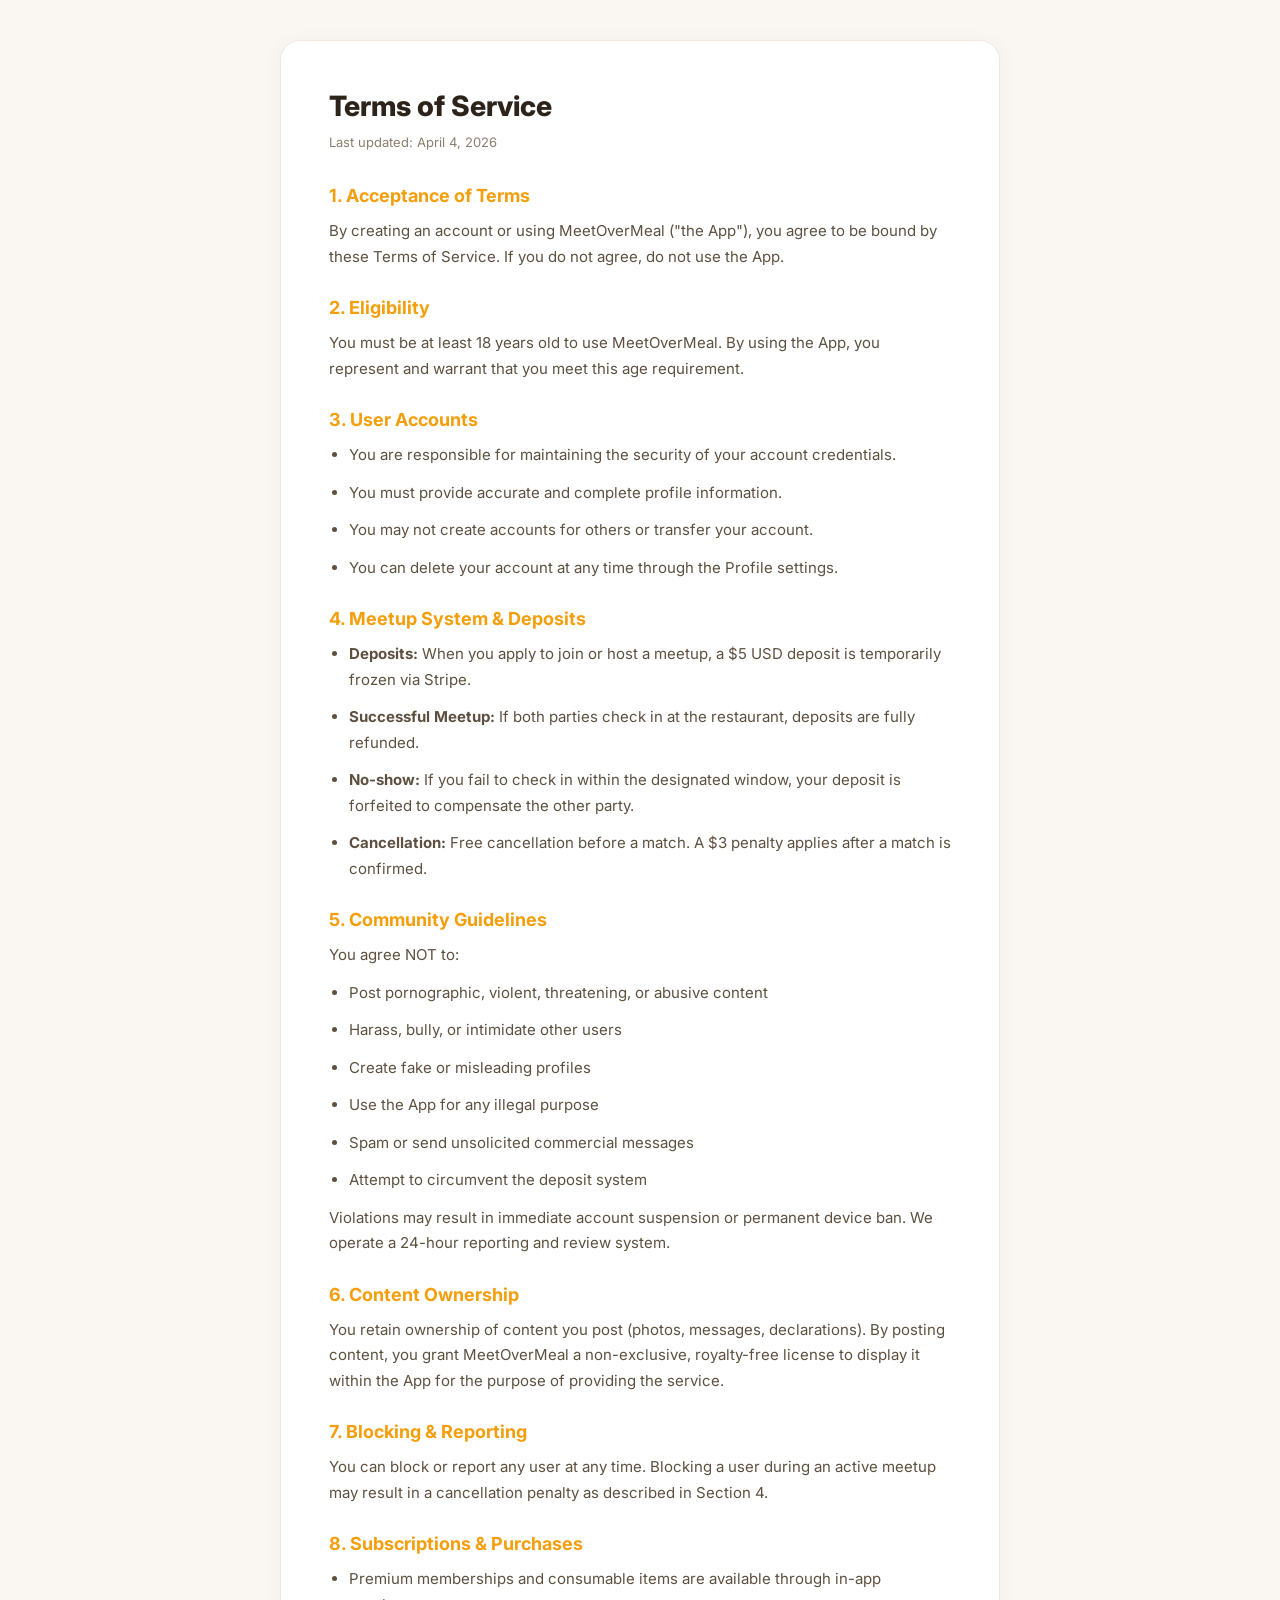
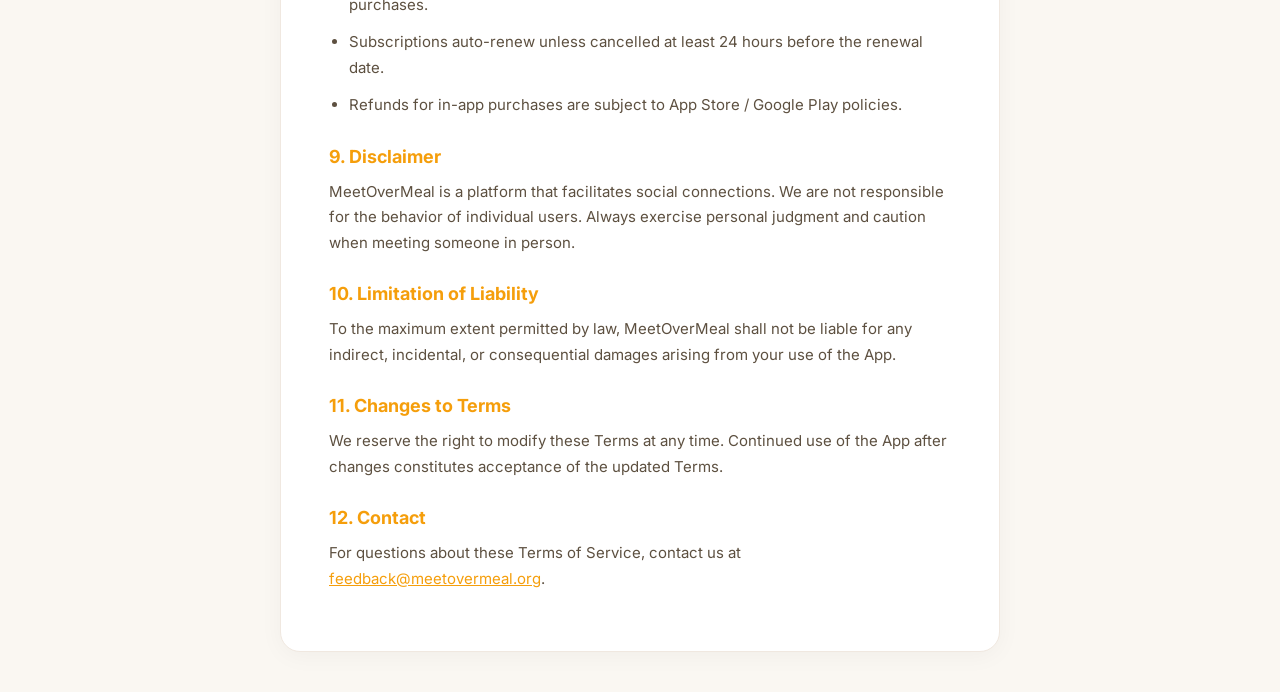
<file: terms/index.html>
<!DOCTYPE html>
<html lang="en">
<head>
  <meta charset="UTF-8">
  <meta name="viewport" content="width=device-width, initial-scale=1.0">
  <title>Terms of Service — MeetOverMeal</title>
  <link href="https://fonts.googleapis.com/css2?family=Inter:wght@400;500;600;700&display=swap" rel="stylesheet">
  <style>
    * { margin: 0; padding: 0; box-sizing: border-box; }
    body { font-family: 'Inter', sans-serif; color: #2C241B; background: #FAF7F2; padding: 40px 24px; }
    .container { max-width: 720px; margin: 0 auto; background: #fff; border-radius: 20px; padding: 48px; box-shadow: 0 4px 24px rgba(0,0,0,0.04); border: 1px solid #F0E8E0; }
    h1 { font-size: 28px; font-weight: 800; margin-bottom: 8px; }
    .updated { color: #8B7E6E; font-size: 13px; margin-bottom: 32px; }
    h2 { font-size: 18px; font-weight: 700; margin-top: 28px; margin-bottom: 12px; color: #F59E0B; }
    p, li { font-size: 15px; line-height: 1.7; color: #5D5040; margin-bottom: 12px; }
    ul { padding-left: 20px; }
    a { color: #F59E0B; }
  </style>
</head>
<body>
  <div class="container" id="content"></div>

  <script>
    const translations = {
      en: {
        back: '← Back to Home',
        title: 'Terms of Service',
        updated: 'Last updated: April 4, 2026',
        sections: [
          { heading: '1. Acceptance of Terms', content: '<p>By creating an account or using MeetOverMeal ("the App"), you agree to be bound by these Terms of Service. If you do not agree, do not use the App.</p>' },
          { heading: '2. Eligibility', content: '<p>You must be at least 18 years old to use MeetOverMeal. By using the App, you represent and warrant that you meet this age requirement.</p>' },
          { heading: '3. User Accounts', content: '<ul><li>You are responsible for maintaining the security of your account credentials.</li><li>You must provide accurate and complete profile information.</li><li>You may not create accounts for others or transfer your account.</li><li>You can delete your account at any time through the Profile settings.</li></ul>' },
          { heading: '4. Meetup System & Deposits', content: '<ul><li><strong>Deposits:</strong> When you apply to join or host a meetup, a $5 USD deposit is temporarily frozen via Stripe.</li><li><strong>Successful Meetup:</strong> If both parties check in at the restaurant, deposits are fully refunded.</li><li><strong>No-show:</strong> If you fail to check in within the designated window, your deposit is forfeited to compensate the other party.</li><li><strong>Cancellation:</strong> Free cancellation before a match. A $3 penalty applies after a match is confirmed.</li></ul>' },
          { heading: '5. Community Guidelines', content: '<p>You agree NOT to:</p><ul><li>Post pornographic, violent, threatening, or abusive content</li><li>Harass, bully, or intimidate other users</li><li>Create fake or misleading profiles</li><li>Use the App for any illegal purpose</li><li>Spam or send unsolicited commercial messages</li><li>Attempt to circumvent the deposit system</li></ul><p>Violations may result in immediate account suspension or permanent device ban. We operate a 24-hour reporting and review system.</p>' },
          { heading: '6. Content Ownership', content: '<p>You retain ownership of content you post (photos, messages, declarations). By posting content, you grant MeetOverMeal a non-exclusive, royalty-free license to display it within the App for the purpose of providing the service.</p>' },
          { heading: '7. Blocking & Reporting', content: '<p>You can block or report any user at any time. Blocking a user during an active meetup may result in a cancellation penalty as described in Section 4.</p>' },
          { heading: '8. Subscriptions & Purchases', content: '<ul><li>Premium memberships and consumable items are available through in-app purchases.</li><li>Subscriptions auto-renew unless cancelled at least 24 hours before the renewal date.</li><li>Refunds for in-app purchases are subject to App Store / Google Play policies.</li></ul>' },
          { heading: '9. Disclaimer', content: '<p>MeetOverMeal is a platform that facilitates social connections. We are not responsible for the behavior of individual users. Always exercise personal judgment and caution when meeting someone in person.</p>' },
          { heading: '10. Limitation of Liability', content: '<p>To the maximum extent permitted by law, MeetOverMeal shall not be liable for any indirect, incidental, or consequential damages arising from your use of the App.</p>' },
          { heading: '11. Changes to Terms', content: '<p>We reserve the right to modify these Terms at any time. Continued use of the App after changes constitutes acceptance of the updated Terms.</p>' },
          { heading: '12. Contact', content: '<p>For questions about these Terms of Service, contact us at <a href="mailto:feedback@meetovermeal.org">feedback@meetovermeal.org</a>.</p>' },
        ],
      },
      zh: {
        back: '← 返回首页',
        title: '用户协议',
        updated: '最后更新：2026年4月4日',
        sections: [
          { heading: '1. 条款接受', content: '<p>当您创建帐户或使用 MeetOverMeal（"本应用"），即表示您同意受本用户协议约束。如果您不同意，请勿使用本应用。</p>' },
          { heading: '2. 使用资格', content: '<p>您必须年满 18 周岁才能使用 MeetOverMeal。使用本应用即表示您声明并保证您符合此年龄要求。</p>' },
          { heading: '3. 用户帐户', content: '<ul><li>您有责任维护帐户凭据的安全。</li><li>您必须提供准确完整的个人资料。</li><li>您不得为他人创建帐户或转让您的帐户。</li><li>您可以随时通过个人资料设置删除帐户。</li></ul>' },
          { heading: '4. 约饭系统与押金', content: '<ul><li><strong>押金：</strong>当您申请加入或发起约饭时，将通过 Stripe 暂时冻结 5 美元押金。</li><li><strong>成功约饭：</strong>如果双方均在餐厅签到，押金将全额退还。</li><li><strong>爽约：</strong>如果您未能在指定时间内签到，您的押金将被没收以补偿对方。</li><li><strong>取消：</strong>匹配前可免费取消。匹配确认后取消将收取 3 美元罚金。</li></ul>' },
          { heading: '5. 社区准则', content: '<p>您同意不得：</p><ul><li>发布色情、暴力、威胁或辱骂性内容</li><li>骚扰、欺凌或恐吓其他用户</li><li>创建虚假或误导性个人资料</li><li>将本应用用于任何非法目的</li><li>发送垃圾信息或未经请求的商业信息</li><li>试图绕过押金制度</li></ul><p>违规可能导致帐户立即被暂停或设备被永久封禁。我们运营 24 小时举报和审核系统。</p>' },
          { heading: '6. 内容所有权', content: '<p>您保留您发布的内容（照片、消息、声明）的所有权。发布内容即表示您授予 MeetOverMeal 非独占、免版税的许可，以在应用内展示这些内容用于提供服务。</p>' },
          { heading: '7. 拉黑与举报', content: '<p>您可以随时拉黑或举报任何用户。在活跃约饭期间拉黑用户可能导致第 4 条所述的取消罚金。</p>' },
          { heading: '8. 订阅与购买', content: '<ul><li>高级会员和消费品可通过应用内购买获得。</li><li>订阅会自动续费，除非在续费日期前至少 24 小时取消。</li><li>应用内购买的退款受 App Store / Google Play 政策约束。</li></ul>' },
          { heading: '9. 免责声明', content: '<p>MeetOverMeal 是一个促进社交联系的平台。我们不对个别用户的行为负责。与他人见面时请始终运用个人判断力并保持谨慎。</p>' },
          { heading: '10. 责任限制', content: '<p>在法律允许的最大范围内，MeetOverMeal 不对因您使用本应用而产生的任何间接、附带或后果性损害承担责任。</p>' },
          { heading: '11. 条款变更', content: '<p>我们保留随时修改本条款的权利。在条款变更后继续使用本应用即表示接受更新后的条款。</p>' },
          { heading: '12. 联系我们', content: '<p>如对本用户协议有任何疑问，请联系 <a href="mailto:feedback@meetovermeal.org">feedback@meetovermeal.org</a>。</p>' },
        ],
      },
      ja: {
        back: '← ホームに戻る',
        title: '利用規約',
        updated: '最終更新日：2026年4月4日',
        sections: [
          { heading: '1. 規約の承諾', content: '<p>アカウントを作成するか、MeetOverMeal（「本アプリ」）を使用することにより、この利用規約に拘束されることに同意したものとします。同意しない場合は、本アプリを使用しないでください。</p>' },
          { heading: '2. 利用資格', content: '<p>MeetOverMealのご利用には18歳以上である必要があります。本アプリを利用することにより、この年齢要件を満たしていることを表明し保証します。</p>' },
          { heading: '3. ユーザーアカウント', content: '<ul><li>アカウント認証情報のセキュリティを維持する責任があります。</li><li>正確かつ完全なプロフィール情報を提供する必要があります。</li><li>他人のためにアカウントを作成したり、アカウントを譲渡したりすることはできません。</li><li>プロフィール設定からいつでもアカウントを削除できます。</li></ul>' },
          { heading: '4. 食事会システムとデポジット', content: '<ul><li><strong>デポジット：</strong>食事会への申し込みまたは主催時に、Stripeを通じて5ドルのデポジットが一時的に凍結されます。</li><li><strong>食事会成功：</strong>双方がレストランでチェックインした場合、デポジットは全額返金されます。</li><li><strong>不参加：</strong>指定された時間内にチェックインしなかった場合、デポジットは没収され、相手方への補償に充てられます。</li><li><strong>キャンセル：</strong>マッチング前は無料キャンセル可能。マッチング確定後のキャンセルには3ドルのペナルティが適用されます。</li></ul>' },
          { heading: '5. コミュニティガイドライン', content: '<p>以下の行為は禁止されています：</p><ul><li>ポルノ、暴力的、脅迫的、または虐待的なコンテンツの投稿</li><li>他のユーザーへの嫌がらせ、いじめ、脅迫</li><li>偽の、または誤解を招くプロフィールの作成</li><li>違法目的でのアプリの使用</li><li>スパムまたは未承諾の商業メッセージの送信</li><li>デポジットシステムの回避の試み</li></ul><p>違反した場合、アカウントの即時停止または永久的なデバイス禁止となる場合があります。24時間の報告・審査システムを運営しています。</p>' },
          { heading: '6. コンテンツの所有権', content: '<p>投稿したコンテンツ（写真、メッセージ、宣言）の所有権は保持されます。コンテンツを投稿することにより、MeetOverMealにサービス提供目的でアプリ内に表示する非独占的、ロイヤリティフリーのライセンスを付与します。</p>' },
          { heading: '7. ブロックと報告', content: '<p>いつでも他のユーザーをブロックまたは報告できます。アクティブな食事会中にユーザーをブロックすると、第4条に記載されたキャンセルペナルティが発生する場合があります。</p>' },
          { heading: '8. サブスクリプションと購入', content: '<ul><li>プレミアム会員と消耗品はアプリ内購入で利用可能です。</li><li>サブスクリプションは更新日の少なくとも24時間前にキャンセルしない限り自動更新されます。</li><li>アプリ内購入の返金はApp Store / Google Playのポリシーに準じます。</li></ul>' },
          { heading: '9. 免責事項', content: '<p>MeetOverMealは社会的なつながりを促進するプラットフォームです。個々のユーザーの行動について責任を負いません。対面で会う際は、常に個人の判断力を働かせ、注意を払ってください。</p>' },
          { heading: '10. 責任の制限', content: '<p>法律で許可される最大限の範囲で、MeetOverMealはアプリの使用から生じる間接的、偶発的、または結果的な損害について責任を負いません。</p>' },
          { heading: '11. 規約の変更', content: '<p>当社はいつでも本規約を変更する権利を留保します。変更後もアプリの使用を継続した場合、更新された規約に同意したものとみなされます。</p>' },
          { heading: '12. お問い合わせ', content: '<p>本利用規約に関するご質問は、<a href="mailto:feedback@meetovermeal.org">feedback@meetovermeal.org</a> までお問い合わせください。</p>' },
        ],
      },
      ko: {
        back: '← 홈으로 돌아가기',
        title: '이용약관',
        updated: '최종 업데이트: 2026년 4월 4일',
        sections: [
          { heading: '1. 약관 동의', content: '<p>계정을 생성하거나 MeetOverMeal("본 앱")을 사용함으로써 본 이용약관에 구속되는 것에 동의합니다. 동의하지 않는 경우 본 앱을 사용하지 마십시오.</p>' },
          { heading: '2. 이용 자격', content: '<p>MeetOverMeal을 사용하려면 만 18세 이상이어야 합니다. 본 앱을 사용함으로써 이 연령 요건을 충족함을 진술하고 보장합니다.</p>' },
          { heading: '3. 사용자 계정', content: '<ul><li>계정 자격 증명의 보안을 유지할 책임이 있습니다.</li><li>정확하고 완전한 프로필 정보를 제공해야 합니다.</li><li>다른 사람을 위해 계정을 생성하거나 계정을 양도할 수 없습니다.</li><li>프로필 설정에서 언제든지 계정을 삭제할 수 있습니다.</li></ul>' },
          { heading: '4. 식사 모임 시스템 및 보증금', content: '<ul><li><strong>보증금:</strong> 식사 모임에 신청하거나 주최할 때 Stripe를 통해 5달러의 보증금이 일시적으로 동결됩니다.</li><li><strong>성공적인 식사 모임:</strong> 양측이 레스토랑에서 체크인하면 보증금이 전액 환불됩니다.</li><li><strong>불참:</strong> 지정된 시간 내에 체크인하지 않으면 보증금이 상대방 보상을 위해 몰수됩니다.</li><li><strong>취소:</strong> 매칭 전 무료 취소 가능. 매칭 확정 후 취소 시 3달러의 페널티가 적용됩니다.</li></ul>' },
          { heading: '5. 커뮤니티 가이드라인', content: '<p>다음 행위는 금지됩니다:</p><ul><li>음란, 폭력적, 위협적 또는 모욕적 콘텐츠 게시</li><li>다른 사용자에 대한 괴롭힘, 왕따 또는 위협</li><li>가짜 또는 오해의 소지가 있는 프로필 생성</li><li>불법적 목적으로 앱 사용</li><li>스팸 또는 원치 않는 상업적 메시지 발송</li><li>보증금 시스템 우회 시도</li></ul><p>위반 시 계정이 즉시 정지되거나 영구적으로 기기가 차단될 수 있습니다. 24시간 신고 및 검토 시스템을 운영합니다.</p>' },
          { heading: '6. 콘텐츠 소유권', content: '<p>게시한 콘텐츠(사진, 메시지, 선언)의 소유권은 귀하에게 있습니다. 콘텐츠를 게시함으로써 MeetOverMeal에 서비스 제공 목적으로 앱 내에 표시할 비독점적, 로열티 프리 라이선스를 부여합니다.</p>' },
          { heading: '7. 차단 및 신고', content: '<p>언제든지 다른 사용자를 차단하거나 신고할 수 있습니다. 활성 식사 모임 중 사용자를 차단하면 제4조에 설명된 취소 페널티가 발생할 수 있습니다.</p>' },
          { heading: '8. 구독 및 구매', content: '<ul><li>프리미엄 멤버십과 소모품은 인앱 구매를 통해 이용할 수 있습니다.</li><li>구독은 갱신일 최소 24시간 전에 취소하지 않는 한 자동 갱신됩니다.</li><li>인앱 구매의 환불은 App Store / Google Play 정책에 따릅니다.</li></ul>' },
          { heading: '9. 면책 조항', content: '<p>MeetOverMeal은 사회적 연결을 촉진하는 플랫폼입니다. 개별 사용자의 행동에 대해 책임을 지지 않습니다. 직접 만남 시 항상 개인적 판단력을 발휘하고 주의를 기울이십시오.</p>' },
          { heading: '10. 책임 제한', content: '<p>법률이 허용하는 최대 범위 내에서 MeetOverMeal은 앱 사용으로 인한 간접적, 부수적 또는 결과적 손해에 대해 책임을 지지 않습니다.</p>' },
          { heading: '11. 약관 변경', content: '<p>당사는 언제든지 본 약관을 수정할 권리를 보유합니다. 변경 후 앱을 계속 사용하면 업데이트된 약관에 동의한 것으로 간주됩니다.</p>' },
          { heading: '12. 문의', content: '<p>본 이용약관에 대한 문의는 <a href="mailto:feedback@meetovermeal.org">feedback@meetovermeal.org</a>으로 연락하십시오.</p>' },
        ],
      },
      es: {
        back: '← Volver al inicio',
        title: 'Términos de Servicio',
        updated: 'Última actualización: 4 de abril de 2026',
        sections: [
          { heading: '1. Aceptación de los Términos', content: '<p>Al crear una cuenta o usar MeetOverMeal ("la App"), acepta quedar vinculado por estos Términos de Servicio. Si no está de acuerdo, no use la App.</p>' },
          { heading: '2. Elegibilidad', content: '<p>Debe tener al menos 18 años para usar MeetOverMeal. Al usar la App, declara y garantiza que cumple con este requisito de edad.</p>' },
          { heading: '3. Cuentas de Usuario', content: '<ul><li>Es responsable de mantener la seguridad de sus credenciales de cuenta.</li><li>Debe proporcionar información de perfil precisa y completa.</li><li>No puede crear cuentas para otros ni transferir su cuenta.</li><li>Puede eliminar su cuenta en cualquier momento desde la Configuración del perfil.</li></ul>' },
          { heading: '4. Sistema de Encuentros y Depósitos', content: '<ul><li><strong>Depósitos:</strong> Al solicitar unirse o crear un encuentro, se congela temporalmente un depósito de $5 USD a través de Stripe.</li><li><strong>Encuentro exitoso:</strong> Si ambas partes registran su llegada al restaurante, los depósitos se reembolsan completamente.</li><li><strong>No presentarse:</strong> Si no registra su llegada dentro del período designado, su depósito se pierde para compensar a la otra parte.</li><li><strong>Cancelación:</strong> Cancelación gratuita antes del emparejamiento. Se aplica una penalización de $3 después de confirmar un emparejamiento.</li></ul>' },
          { heading: '5. Normas de la Comunidad', content: '<p>Acepta NO:</p><ul><li>Publicar contenido pornográfico, violento, amenazante o abusivo</li><li>Acosar, intimidar o amenazar a otros usuarios</li><li>Crear perfiles falsos o engañosos</li><li>Usar la App para cualquier propósito ilegal</li><li>Enviar spam o mensajes comerciales no solicitados</li><li>Intentar eludir el sistema de depósitos</li></ul><p>Las violaciones pueden resultar en la suspensión inmediata de la cuenta o la prohibición permanente del dispositivo. Operamos un sistema de informes y revisión las 24 horas.</p>' },
          { heading: '6. Propiedad del Contenido', content: '<p>Conserva la propiedad del contenido que publica (fotos, mensajes, declaraciones). Al publicar contenido, otorga a MeetOverMeal una licencia no exclusiva y libre de regalías para mostrarlo dentro de la App con el fin de proporcionar el servicio.</p>' },
          { heading: '7. Bloqueo e Informes', content: '<p>Puede bloquear o reportar a cualquier usuario en cualquier momento. Bloquear a un usuario durante un encuentro activo puede resultar en una penalización por cancelación según lo descrito en la Sección 4.</p>' },
          { heading: '8. Suscripciones y Compras', content: '<ul><li>Las membresías premium y artículos consumibles están disponibles a través de compras dentro de la aplicación.</li><li>Las suscripciones se renuevan automáticamente a menos que se cancelen al menos 24 horas antes de la fecha de renovación.</li><li>Los reembolsos por compras dentro de la aplicación están sujetos a las políticas de App Store / Google Play.</li></ul>' },
          { heading: '9. Descargo de Responsabilidad', content: '<p>MeetOverMeal es una plataforma que facilita conexiones sociales. No somos responsables del comportamiento de usuarios individuales. Siempre ejerza su juicio personal y precaución al reunirse con alguien en persona.</p>' },
          { heading: '10. Limitación de Responsabilidad', content: '<p>En la máxima medida permitida por la ley, MeetOverMeal no será responsable de ningún daño indirecto, incidental o consecuente que surja de su uso de la App.</p>' },
          { heading: '11. Cambios en los Términos', content: '<p>Nos reservamos el derecho de modificar estos Términos en cualquier momento. El uso continuado de la App después de los cambios constituye la aceptación de los Términos actualizados.</p>' },
          { heading: '12. Contacto', content: '<p>Para preguntas sobre estos Términos de Servicio, contáctenos en <a href="mailto:feedback@meetovermeal.org">feedback@meetovermeal.org</a>.</p>' },
        ],
      },
      fr: {
        back: '← Retour à l\'accueil',
        title: 'Conditions d\'Utilisation',
        updated: 'Dernière mise à jour : 4 avril 2026',
        sections: [
          { heading: '1. Acceptation des Conditions', content: '<p>En créant un compte ou en utilisant MeetOverMeal (« l\'Application »), vous acceptez d\'être lié(e) par ces Conditions d\'Utilisation. Si vous n\'êtes pas d\'accord, n\'utilisez pas l\'Application.</p>' },
          { heading: '2. Éligibilité', content: '<p>Vous devez avoir au moins 18 ans pour utiliser MeetOverMeal. En utilisant l\'Application, vous déclarez et garantissez que vous remplissez cette condition d\'âge.</p>' },
          { heading: '3. Comptes Utilisateurs', content: '<ul><li>Vous êtes responsable du maintien de la sécurité de vos identifiants de compte.</li><li>Vous devez fournir des informations de profil exactes et complètes.</li><li>Vous ne pouvez pas créer de comptes pour d\'autres personnes ni transférer votre compte.</li><li>Vous pouvez supprimer votre compte à tout moment via les paramètres du Profil.</li></ul>' },
          { heading: '4. Système de Repas et Cautions', content: '<ul><li><strong>Cautions :</strong> Lorsque vous postulez pour rejoindre ou organiser un repas, une caution de 5 USD est temporairement gelée via Stripe.</li><li><strong>Repas réussi :</strong> Si les deux parties s\'enregistrent au restaurant, les cautions sont intégralement remboursées.</li><li><strong>Absence :</strong> Si vous ne vous enregistrez pas dans le délai prévu, votre caution est confisquée pour compenser l\'autre partie.</li><li><strong>Annulation :</strong> Annulation gratuite avant un match. Une pénalité de 3 $ s\'applique après la confirmation d\'un match.</li></ul>' },
          { heading: '5. Règles de la Communauté', content: '<p>Vous acceptez de NE PAS :</p><ul><li>Publier du contenu pornographique, violent, menaçant ou abusif</li><li>Harceler, intimider ou menacer d\'autres utilisateurs</li><li>Créer de faux profils ou des profils trompeurs</li><li>Utiliser l\'Application à des fins illégales</li><li>Envoyer du spam ou des messages commerciaux non sollicités</li><li>Tenter de contourner le système de caution</li></ul><p>Les violations peuvent entraîner la suspension immédiate du compte ou l\'interdiction permanente de l\'appareil. Nous exploitons un système de signalement et de révision 24h/24.</p>' },
          { heading: '6. Propriété du Contenu', content: '<p>Vous conservez la propriété du contenu que vous publiez (photos, messages, déclarations). En publiant du contenu, vous accordez à MeetOverMeal une licence non exclusive et libre de droits pour l\'afficher dans l\'Application afin de fournir le service.</p>' },
          { heading: '7. Blocage et Signalement', content: '<p>Vous pouvez bloquer ou signaler tout utilisateur à tout moment. Le blocage d\'un utilisateur pendant un repas actif peut entraîner une pénalité d\'annulation telle que décrite à la Section 4.</p>' },
          { heading: '8. Abonnements et Achats', content: '<ul><li>Les abonnements premium et les articles consommables sont disponibles via les achats intégrés.</li><li>Les abonnements sont renouvelés automatiquement sauf annulation au moins 24 heures avant la date de renouvellement.</li><li>Les remboursements des achats intégrés sont soumis aux politiques de l\'App Store / Google Play.</li></ul>' },
          { heading: '9. Avertissement', content: '<p>MeetOverMeal est une plateforme qui facilite les connexions sociales. Nous ne sommes pas responsables du comportement des utilisateurs individuels. Faites toujours preuve de jugement personnel et de prudence lorsque vous rencontrez quelqu\'un en personne.</p>' },
          { heading: '10. Limitation de Responsabilité', content: '<p>Dans la mesure maximale permise par la loi, MeetOverMeal ne sera pas responsable des dommages indirects, accessoires ou consécutifs découlant de votre utilisation de l\'Application.</p>' },
          { heading: '11. Modification des Conditions', content: '<p>Nous nous réservons le droit de modifier ces Conditions à tout moment. L\'utilisation continue de l\'Application après les modifications constitue l\'acceptation des Conditions mises à jour.</p>' },
          { heading: '12. Contact', content: '<p>Pour toute question concernant ces Conditions d\'Utilisation, contactez-nous à <a href="mailto:feedback@meetovermeal.org">feedback@meetovermeal.org</a>.</p>' },
        ],
      },
      de: {
        back: '← Zurück zur Startseite',
        title: 'Nutzungsbedingungen',
        updated: 'Letzte Aktualisierung: 4. April 2026',
        sections: [
          { heading: '1. Annahme der Bedingungen', content: '<p>Durch die Erstellung eines Kontos oder die Nutzung von MeetOverMeal („die App") stimmen Sie zu, an diese Nutzungsbedingungen gebunden zu sein. Wenn Sie nicht zustimmen, nutzen Sie die App nicht.</p>' },
          { heading: '2. Berechtigung', content: '<p>Sie müssen mindestens 18 Jahre alt sein, um MeetOverMeal zu nutzen. Durch die Nutzung der App versichern und garantieren Sie, dass Sie diese Altersanforderung erfüllen.</p>' },
          { heading: '3. Benutzerkonten', content: '<ul><li>Sie sind verantwortlich für die Sicherheit Ihrer Kontodaten.</li><li>Sie müssen genaue und vollständige Profilinformationen angeben.</li><li>Sie dürfen keine Konten für andere erstellen oder Ihr Konto übertragen.</li><li>Sie können Ihr Konto jederzeit über die Profileinstellungen löschen.</li></ul>' },
          { heading: '4. Essens-System & Kaution', content: '<ul><li><strong>Kaution:</strong> Bei der Bewerbung für ein Treffen wird eine Kaution von 5 USD über Stripe vorübergehend eingefroren.</li><li><strong>Erfolgreiches Treffen:</strong> Wenn beide Parteien im Restaurant einchecken, wird die Kaution vollständig erstattet.</li><li><strong>Nichterscheinen:</strong> Wenn Sie nicht innerhalb des vorgesehenen Zeitfensters einchecken, wird Ihre Kaution zur Entschädigung der anderen Partei einbehalten.</li><li><strong>Stornierung:</strong> Kostenlose Stornierung vor einem Match. Nach Bestätigung eines Matches fällt eine Strafe von 3 $ an.</li></ul>' },
          { heading: '5. Community-Richtlinien', content: '<p>Sie stimmen zu, NICHT:</p><ul><li>Pornografische, gewalttätige, bedrohende oder missbräuchliche Inhalte zu veröffentlichen</li><li>Andere Benutzer zu belästigen, zu mobben oder einzuschüchtern</li><li>Falsche oder irreführende Profile zu erstellen</li><li>Die App für illegale Zwecke zu nutzen</li><li>Spam oder unaufgeforderte kommerzielle Nachrichten zu senden</li><li>Das Kautionssystem zu umgehen</li></ul><p>Verstöße können zur sofortigen Kontosperrung oder zum permanenten Gerätebann führen. Wir betreiben ein 24-Stunden-Melde- und Überprüfungssystem.</p>' },
          { heading: '6. Eigentum an Inhalten', content: '<p>Sie behalten das Eigentum an von Ihnen veröffentlichten Inhalten (Fotos, Nachrichten, Erklärungen). Durch die Veröffentlichung gewähren Sie MeetOverMeal eine nicht-exklusive, lizenzgebührenfreie Lizenz zur Anzeige innerhalb der App zum Zweck der Diensterbringung.</p>' },
          { heading: '7. Blockieren & Melden', content: '<p>Sie können jederzeit jeden Benutzer blockieren oder melden. Das Blockieren eines Benutzers während eines aktiven Treffens kann zu einer Stornierungsstrafe gemäß Abschnitt 4 führen.</p>' },
          { heading: '8. Abonnements & Käufe', content: '<ul><li>Premium-Mitgliedschaften und Verbrauchsartikel sind über In-App-Käufe erhältlich.</li><li>Abonnements verlängern sich automatisch, sofern sie nicht mindestens 24 Stunden vor dem Verlängerungsdatum gekündigt werden.</li><li>Rückerstattungen für In-App-Käufe unterliegen den Richtlinien des App Store / Google Play.</li></ul>' },
          { heading: '9. Haftungsausschluss', content: '<p>MeetOverMeal ist eine Plattform, die soziale Verbindungen erleichtert. Wir sind nicht verantwortlich für das Verhalten einzelner Benutzer. Üben Sie immer persönliches Urteilsvermögen und Vorsicht aus, wenn Sie jemanden persönlich treffen.</p>' },
          { heading: '10. Haftungsbeschränkung', content: '<p>Im maximal gesetzlich zulässigen Umfang haftet MeetOverMeal nicht für indirekte, zufällige oder Folgeschäden, die aus Ihrer Nutzung der App entstehen.</p>' },
          { heading: '11. Änderungen der Bedingungen', content: '<p>Wir behalten uns das Recht vor, diese Bedingungen jederzeit zu ändern. Die fortgesetzte Nutzung der App nach Änderungen gilt als Annahme der aktualisierten Bedingungen.</p>' },
          { heading: '12. Kontakt', content: '<p>Bei Fragen zu diesen Nutzungsbedingungen kontaktieren Sie uns unter <a href="mailto:feedback@meetovermeal.org">feedback@meetovermeal.org</a>.</p>' },
        ],
      },
      pt: {
        back: '← Voltar ao início',
        title: 'Termos de Serviço',
        updated: 'Última atualização: 4 de abril de 2026',
        sections: [
          { heading: '1. Aceitação dos Termos', content: '<p>Ao criar uma conta ou usar o MeetOverMeal ("o App"), você concorda em ficar vinculado a estes Termos de Serviço. Se não concordar, não use o App.</p>' },
          { heading: '2. Elegibilidade', content: '<p>Você deve ter pelo menos 18 anos para usar o MeetOverMeal. Ao usar o App, você declara e garante que atende a este requisito de idade.</p>' },
          { heading: '3. Contas de Usuário', content: '<ul><li>Você é responsável por manter a segurança de suas credenciais de conta.</li><li>Deve fornecer informações de perfil precisas e completas.</li><li>Não pode criar contas para outros ou transferir sua conta.</li><li>Pode excluir sua conta a qualquer momento nas Configurações do perfil.</li></ul>' },
          { heading: '4. Sistema de Encontros e Depósitos', content: '<ul><li><strong>Depósitos:</strong> Ao se candidatar ou criar um encontro, um depósito de US$ 5 é temporariamente congelado via Stripe.</li><li><strong>Encontro bem-sucedido:</strong> Se ambas as partes fizerem check-in no restaurante, os depósitos são totalmente reembolsados.</li><li><strong>Não comparecimento:</strong> Se você não fizer check-in dentro do período designado, seu depósito é perdido para compensar a outra parte.</li><li><strong>Cancelamento:</strong> Cancelamento gratuito antes do match. Uma penalidade de US$ 3 se aplica após a confirmação do match.</li></ul>' },
          { heading: '5. Diretrizes da Comunidade', content: '<p>Você concorda em NÃO:</p><ul><li>Publicar conteúdo pornográfico, violento, ameaçador ou abusivo</li><li>Assediar, intimidar ou ameaçar outros usuários</li><li>Criar perfis falsos ou enganosos</li><li>Usar o App para qualquer finalidade ilegal</li><li>Enviar spam ou mensagens comerciais não solicitadas</li><li>Tentar burlar o sistema de depósitos</li></ul><p>Violações podem resultar em suspensão imediata da conta ou banimento permanente do dispositivo. Operamos um sistema de denúncia e revisão 24 horas.</p>' },
          { heading: '6. Propriedade do Conteúdo', content: '<p>Você mantém a propriedade do conteúdo que publica (fotos, mensagens, declarações). Ao publicar conteúdo, você concede ao MeetOverMeal uma licença não exclusiva e livre de royalties para exibi-lo dentro do App com o objetivo de fornecer o serviço.</p>' },
          { heading: '7. Bloqueio e Denúncia', content: '<p>Você pode bloquear ou denunciar qualquer usuário a qualquer momento. Bloquear um usuário durante um encontro ativo pode resultar em uma penalidade de cancelamento conforme descrito na Seção 4.</p>' },
          { heading: '8. Assinaturas e Compras', content: '<ul><li>Assinaturas premium e itens consumíveis estão disponíveis através de compras no aplicativo.</li><li>As assinaturas são renovadas automaticamente, a menos que sejam canceladas pelo menos 24 horas antes da data de renovação.</li><li>Reembolsos de compras no aplicativo estão sujeitos às políticas da App Store / Google Play.</li></ul>' },
          { heading: '9. Isenção de Responsabilidade', content: '<p>O MeetOverMeal é uma plataforma que facilita conexões sociais. Não somos responsáveis pelo comportamento de usuários individuais. Sempre exerça seu julgamento pessoal e cautela ao encontrar alguém pessoalmente.</p>' },
          { heading: '10. Limitação de Responsabilidade', content: '<p>Na máxima extensão permitida por lei, o MeetOverMeal não será responsável por quaisquer danos indiretos, incidentais ou consequentes decorrentes do uso do App.</p>' },
          { heading: '11. Alterações nos Termos', content: '<p>Reservamo-nos o direito de modificar estes Termos a qualquer momento. O uso contínuo do App após as alterações constitui aceitação dos Termos atualizados.</p>' },
          { heading: '12. Contato', content: '<p>Para dúvidas sobre estes Termos de Serviço, entre em contato pelo <a href="mailto:feedback@meetovermeal.org">feedback@meetovermeal.org</a>.</p>' },
        ],
      },
      ru: {
        back: '← Вернуться на главную',
        title: 'Условия Использования',
        updated: 'Последнее обновление: 4 апреля 2026 г.',
        sections: [
          { heading: '1. Принятие условий', content: '<p>Создавая учётную запись или используя MeetOverMeal («Приложение»), вы соглашаетесь соблюдать настоящие Условия Использования. Если вы не согласны, не используйте Приложение.</p>' },
          { heading: '2. Право на использование', content: '<p>Для использования MeetOverMeal вам должно быть не менее 18 лет. Используя Приложение, вы подтверждаете и гарантируете соответствие этому возрастному требованию.</p>' },
          { heading: '3. Учётные записи', content: '<ul><li>Вы несёте ответственность за безопасность своих учётных данных.</li><li>Необходимо предоставить точную и полную информацию профиля.</li><li>Запрещено создавать учётные записи для других лиц или передавать свою учётную запись.</li><li>Вы можете удалить учётную запись в любое время через Настройки профиля.</li></ul>' },
          { heading: '4. Система встреч и залоги', content: '<ul><li><strong>Залоги:</strong> При подаче заявки или создании встречи через Stripe временно замораживается залог в размере $5.</li><li><strong>Успешная встреча:</strong> Если обе стороны зарегистрировались в ресторане, залоги полностью возвращаются.</li><li><strong>Неявка:</strong> Если вы не зарегистрируетесь в установленные сроки, залог удерживается в пользу другой стороны.</li><li><strong>Отмена:</strong> Бесплатная отмена до совпадения. После подтверждения совпадения взимается штраф $3.</li></ul>' },
          { heading: '5. Правила сообщества', content: '<p>Вы обязуетесь НЕ:</p><ul><li>Публиковать порнографический, насильственный, угрожающий или оскорбительный контент</li><li>Преследовать, запугивать или угрожать другим пользователям</li><li>Создавать фальшивые или вводящие в заблуждение профили</li><li>Использовать Приложение в незаконных целях</li><li>Рассылать спам или нежелательные коммерческие сообщения</li><li>Пытаться обойти систему залогов</li></ul><p>Нарушения могут привести к немедленной блокировке аккаунта или постоянному бану устройства. Мы работаем круглосуточно с жалобами и проверками.</p>' },
          { heading: '6. Право собственности на контент', content: '<p>Вы сохраняете права на публикуемый контент (фото, сообщения, декларации). Публикуя контент, вы предоставляете MeetOverMeal неисключительную безвозмездную лицензию на его отображение в Приложении для предоставления услуги.</p>' },
          { heading: '7. Блокировка и жалобы', content: '<p>Вы можете заблокировать или пожаловаться на любого пользователя в любое время. Блокировка пользователя во время активной встречи может повлечь штраф за отмену, описанный в Разделе 4.</p>' },
          { heading: '8. Подписки и покупки', content: '<ul><li>Премиум-подписки и расходные товары доступны через покупки в приложении.</li><li>Подписки продлеваются автоматически, если не отменены минимум за 24 часа до даты продления.</li><li>Возвраты за покупки в приложении регулируются политиками App Store / Google Play.</li></ul>' },
          { heading: '9. Отказ от ответственности', content: '<p>MeetOverMeal — платформа для социальных связей. Мы не несём ответственности за поведение отдельных пользователей. Всегда проявляйте осторожность при личных встречах.</p>' },
          { heading: '10. Ограничение ответственности', content: '<p>В максимальной степени, разрешённой законом, MeetOverMeal не несёт ответственности за косвенные, случайные или последующие убытки, возникшие в результате использования Приложения.</p>' },
          { heading: '11. Изменение условий', content: '<p>Мы оставляем за собой право изменять настоящие Условия в любое время. Продолжение использования Приложения после изменений означает принятие обновлённых Условий.</p>' },
          { heading: '12. Контакты', content: '<p>По вопросам об Условиях Использования обращайтесь по адресу <a href="mailto:feedback@meetovermeal.org">feedback@meetovermeal.org</a>.</p>' },
        ],
      },
      ar: {
        back: '← العودة للرئيسية',
        title: 'شروط الخدمة',
        updated: 'آخر تحديث: 4 أبريل 2026',
        sections: [
          { heading: '1. قبول الشروط', content: '<p>بإنشاء حساب أو استخدام MeetOverMeal ("التطبيق")، فإنك توافق على الالتزام بشروط الخدمة هذه. إذا كنت لا توافق، فلا تستخدم التطبيق.</p>' },
          { heading: '2. الأهلية', content: '<p>يجب أن يكون عمرك 18 عامًا على الأقل لاستخدام MeetOverMeal. باستخدام التطبيق، تقر وتضمن أنك تستوفي هذا الشرط العمري.</p>' },
          { heading: '3. حسابات المستخدمين', content: '<ul><li>تتحمل مسؤولية الحفاظ على أمان بيانات حسابك.</li><li>يجب تقديم معلومات ملف شخصي دقيقة وكاملة.</li><li>لا يجوز إنشاء حسابات لآخرين أو نقل حسابك.</li><li>يمكنك حذف حسابك في أي وقت من إعدادات الملف الشخصي.</li></ul>' },
          { heading: '4. نظام اللقاءات والتأمين', content: '<ul><li><strong>التأمين:</strong> عند التقدم للانضمام أو إنشاء لقاء، يتم تجميد تأمين بقيمة 5 دولارات مؤقتًا عبر Stripe.</li><li><strong>لقاء ناجح:</strong> إذا سجل الطرفان حضورهما في المطعم، يُسترد التأمين بالكامل.</li><li><strong>عدم الحضور:</strong> إذا لم تسجل حضورك خلال المهلة المحددة، يُصادر تأمينك لتعويض الطرف الآخر.</li><li><strong>الإلغاء:</strong> إلغاء مجاني قبل المطابقة. تُطبق غرامة 3 دولارات بعد تأكيد المطابقة.</li></ul>' },
          { heading: '5. إرشادات المجتمع', content: '<p>أنت توافق على عدم:</p><ul><li>نشر محتوى إباحي أو عنيف أو تهديدي أو مسيء</li><li>مضايقة أو تخويف أو ترهيب مستخدمين آخرين</li><li>إنشاء ملفات شخصية مزيفة أو مضللة</li><li>استخدام التطبيق لأي غرض غير قانوني</li><li>إرسال رسائل غير مرغوبة أو تجارية</li><li>محاولة التحايل على نظام التأمين</li></ul><p>قد تؤدي المخالفات إلى تعليق الحساب فورًا أو حظر الجهاز نهائيًا. نحن نعمل بنظام إبلاغ ومراجعة على مدار 24 ساعة.</p>' },
          { heading: '6. ملكية المحتوى', content: '<p>تحتفظ بملكية المحتوى الذي تنشره (الصور والرسائل والإعلانات). بنشر المحتوى، تمنح MeetOverMeal ترخيصًا غير حصري وبدون حقوق ملكية لعرضه داخل التطبيق لغرض تقديم الخدمة.</p>' },
          { heading: '7. الحظر والإبلاغ', content: '<p>يمكنك حظر أو الإبلاغ عن أي مستخدم في أي وقت. قد يؤدي حظر مستخدم أثناء لقاء نشط إلى غرامة إلغاء كما هو موضح في القسم 4.</p>' },
          { heading: '8. الاشتراكات والمشتريات', content: '<ul><li>العضويات المميزة والعناصر الاستهلاكية متاحة عبر عمليات الشراء داخل التطبيق.</li><li>تتجدد الاشتراكات تلقائيًا ما لم يتم إلغاؤها قبل 24 ساعة على الأقل من تاريخ التجديد.</li><li>تخضع المبالغ المستردة لسياسات App Store / Google Play.</li></ul>' },
          { heading: '9. إخلاء المسؤولية', content: '<p>MeetOverMeal منصة لتسهيل التواصل الاجتماعي. نحن غير مسؤولين عن سلوك المستخدمين الأفراد. مارس دائمًا حكمك الشخصي والحذر عند مقابلة شخص ما.</p>' },
          { heading: '10. تحديد المسؤولية', content: '<p>إلى أقصى حد يسمح به القانون، لن تكون MeetOverMeal مسؤولة عن أي أضرار غير مباشرة أو عرضية أو تبعية ناتجة عن استخدامك للتطبيق.</p>' },
          { heading: '11. تعديل الشروط', content: '<p>نحتفظ بالحق في تعديل هذه الشروط في أي وقت. يعتبر الاستمرار في استخدام التطبيق بعد التعديلات قبولًا للشروط المحدثة.</p>' },
          { heading: '12. اتصل بنا', content: '<p>للاستفسارات حول شروط الخدمة، تواصل معنا عبر <a href="mailto:feedback@meetovermeal.org">feedback@meetovermeal.org</a>.</p>' },
        ],
      },
      hi: {
        back: '← होम पर वापस जाएं',
        title: 'सेवा की शर्तें',
        updated: 'अंतिम अपडेट: 4 अप्रैल 2026',
        sections: [
          { heading: '1. शर्तों की स्वीकृति', content: '<p>खाता बनाकर या MeetOverMeal ("ऐप") का उपयोग करके, आप इन सेवा की शर्तों से बंधे होने के लिए सहमत होते हैं। यदि आप सहमत नहीं हैं, तो ऐप का उपयोग न करें।</p>' },
          { heading: '2. पात्रता', content: '<p>MeetOverMeal का उपयोग करने के लिए आपकी आयु कम से कम 18 वर्ष होनी चाहिए। ऐप का उपयोग करके, आप प्रतिनिधित्व करते हैं और गारंटी देते हैं कि आप इस आयु की आवश्यकता को पूरा करते हैं।</p>' },
          { heading: '3. उपयोगकर्ता खाते', content: '<ul><li>आप अपने खाता क्रेडेंशियल की सुरक्षा बनाए रखने के लिए जिम्मेदार हैं।</li><li>आपको सटीक और पूर्ण प्रोफ़ाइल जानकारी प्रदान करनी होगी।</li><li>आप अन्य लोगों के लिए खाते नहीं बना सकते या अपना खाता स्थानांतरित नहीं कर सकते।</li><li>आप प्रोफ़ाइल सेटिंग्स से कभी भी अपना खाता हटा सकते हैं।</li></ul>' },
          { heading: '4. मीटअप सिस्टम और जमा राशि', content: '<ul><li><strong>जमा राशि:</strong> जब आप किसी मीटअप में शामिल होने या मेजबानी करने के लिए आवेदन करते हैं, तो Stripe के माध्यम से $5 USD की जमा राशि अस्थायी रूप से फ्रीज की जाती है।</li><li><strong>सफल मीटअप:</strong> यदि दोनों पक्ष रेस्तरां में चेक-इन करते हैं, तो जमा राशि पूरी तरह से वापस कर दी जाती है।</li><li><strong>गैर-हाजिरी:</strong> यदि आप निर्दिष्ट समय के भीतर चेक-इन नहीं करते हैं, तो दूसरे पक्ष को क्षतिपूर्ति के लिए आपकी जमा राशि जब्त कर ली जाती है।</li><li><strong>रद्दीकरण:</strong> मैच से पहले मुफ्त रद्दीकरण। मैच की पुष्टि के बाद $3 का जुर्माना लागू होता है।</li></ul>' },
          { heading: '5. सामुदायिक दिशानिर्देश', content: '<p>आप निम्नलिखित न करने पर सहमत होते हैं:</p><ul><li>अश्लील, हिंसक, धमकी भरी या अपमानजनक सामग्री पोस्ट करना</li><li>अन्य उपयोगकर्ताओं को परेशान करना, धमकाना या डराना</li><li>नकली या भ्रामक प्रोफ़ाइल बनाना</li><li>किसी भी अवैध उद्देश्य के लिए ऐप का उपयोग करना</li><li>स्पैम या अनचाहे व्यावसायिक संदेश भेजना</li><li>जमा राशि प्रणाली को दरकिनार करने का प्रयास करना</li></ul><p>उल्लंघन के परिणामस्वरूप तत्काल खाता निलंबन या स्थायी डिवाइस प्रतिबंध हो सकता है। हम 24 घंटे की रिपोर्टिंग और समीक्षा प्रणाली संचालित करते हैं।</p>' },
          { heading: '6. सामग्री का स्वामित्व', content: '<p>आप अपनी पोस्ट की गई सामग्री (फ़ोटो, संदेश, घोषणाएं) का स्वामित्व बनाए रखते हैं। सामग्री पोस्ट करके, आप MeetOverMeal को सेवा प्रदान करने के उद्देश्य से ऐप के भीतर इसे प्रदर्शित करने का गैर-अनन्य, रॉयल्टी-मुक्त लाइसेंस प्रदान करते हैं।</p>' },
          { heading: '7. ब्लॉक करना और रिपोर्ट करना', content: '<p>आप किसी भी समय किसी भी उपयोगकर्ता को ब्लॉक या रिपोर्ट कर सकते हैं। सक्रिय मीटअप के दौरान किसी उपयोगकर्ता को ब्लॉक करने से धारा 4 में वर्णित रद्दीकरण जुर्माना हो सकता है।</p>' },
          { heading: '8. सदस्यता और खरीदारी', content: '<ul><li>प्रीमियम सदस्यता और उपभोज्य आइटम इन-ऐप खरीदारी के माध्यम से उपलब्ध हैं।</li><li>सदस्यता स्वचालित रूप से नवीनीकृत होती है जब तक कि नवीनीकरण तिथि से कम से कम 24 घंटे पहले रद्द नहीं किया जाता।</li><li>इन-ऐप खरीदारी के लिए रिफंड App Store / Google Play नीतियों के अधीन हैं।</li></ul>' },
          { heading: '9. अस्वीकरण', content: '<p>MeetOverMeal एक ऐसा प्लेटफ़ॉर्म है जो सामाजिक संपर्क को सुविधाजनक बनाता है। हम व्यक्तिगत उपयोगकर्ताओं के व्यवहार के लिए जिम्मेदार नहीं हैं। किसी से व्यक्तिगत रूप से मिलते समय हमेशा अपना व्यक्तिगत निर्णय और सावधानी बरतें।</p>' },
          { heading: '10. दायित्व की सीमा', content: '<p>कानून द्वारा अनुमत अधिकतम सीमा तक, MeetOverMeal ऐप के आपके उपयोग से उत्पन्न किसी भी अप्रत्यक्ष, आकस्मिक, या परिणामी क्षति के लिए उत्तरदायी नहीं होगा।</p>' },
          { heading: '11. शर्तों में परिवर्तन', content: '<p>हम किसी भी समय इन शर्तों को संशोधित करने का अधिकार सुरक्षित रखते हैं। परिवर्तनों के बाद ऐप का निरंतर उपयोग अपडेट की गई शर्तों की स्वीकृति मानी जाएगी।</p>' },
          { heading: '12. संपर्क करें', content: '<p>इन सेवा की शर्तों के बारे में प्रश्नों के लिए, <a href="mailto:feedback@meetovermeal.org">feedback@meetovermeal.org</a> पर संपर्क करें।</p>' },
        ],
      },
      th: {
        back: '← กลับหน้าหลัก',
        title: 'ข้อกำหนดการใช้งาน',
        updated: 'อัปเดตล่าสุด: 4 เมษายน 2026',
        sections: [
          { heading: '1. การยอมรับข้อกำหนด', content: '<p>การสร้างบัญชีหรือใช้ MeetOverMeal ("แอป") ถือว่าคุณยอมรับข้อกำหนดการใช้งานเหล่านี้ หากคุณไม่ยอมรับ กรุณาอย่าใช้แอป</p>' },
          { heading: '2. คุณสมบัติ', content: '<p>คุณต้องมีอายุอย่างน้อย 18 ปีเพื่อใช้ MeetOverMeal การใช้แอปถือว่าคุณรับรองและรับประกันว่าคุณมีคุณสมบัติตามข้อกำหนดอายุนี้</p>' },
          { heading: '3. บัญชีผู้ใช้', content: '<ul><li>คุณรับผิดชอบในการรักษาความปลอดภัยของข้อมูลบัญชี</li><li>คุณต้องให้ข้อมูลโปรไฟล์ที่ถูกต้องและครบถ้วน</li><li>ห้ามสร้างบัญชีให้ผู้อื่นหรือโอนบัญชี</li><li>คุณสามารถลบบัญชีได้ตลอดเวลาผ่านการตั้งค่าโปรไฟล์</li></ul>' },
          { heading: '4. ระบบนัดพบและเงินมัดจำ', content: '<ul><li><strong>เงินมัดจำ:</strong> เมื่อสมัครเข้าร่วมหรือจัดนัดพบ จะถูกอายัดเงินมัดจำ $5 ผ่าน Stripe ชั่วคราว</li><li><strong>นัดพบสำเร็จ:</strong> หากทั้งสองฝ่ายเช็คอินที่ร้านอาหาร เงินมัดจำจะคืนเต็มจำนวน</li><li><strong>ไม่มาตามนัด:</strong> หากไม่เช็คอินภายในเวลาที่กำหนด เงินมัดจำจะถูกริบเพื่อชดเชยอีกฝ่าย</li><li><strong>ยกเลิก:</strong> ยกเลิกฟรีก่อนจับคู่ หลังยืนยันจับคู่แล้วจะเสียค่าปรับ $3</li></ul>' },
          { heading: '5. กฎชุมชน', content: '<p>คุณยอมรับว่าจะไม่:</p><ul><li>โพสต์เนื้อหาลามก รุนแรง ข่มขู่ หรือล่วงละเมิด</li><li>คุกคาม กลั่นแกล้ง หรือข่มขู่ผู้ใช้คนอื่น</li><li>สร้างโปรไฟล์ปลอมหรือหลอกลวง</li><li>ใช้แอปเพื่อวัตถุประสงค์ที่ผิดกฎหมาย</li><li>ส่งสแปมหรือข้อความเชิงพาณิชย์ที่ไม่ได้รับอนุญาต</li><li>พยายามหลีกเลี่ยงระบบเงินมัดจำ</li></ul><p>การละเมิดอาจส่งผลให้ถูกระงับบัญชีทันทีหรือแบนอุปกรณ์ถาวร เราดำเนินระบบรายงานและตรวจสอบตลอด 24 ชั่วโมง</p>' },
          { heading: '6. ความเป็นเจ้าของเนื้อหา', content: '<p>คุณยังคงเป็นเจ้าของเนื้อหาที่โพสต์ (ภาพถ่าย ข้อความ ประกาศ) การโพสต์เนื้อหาถือว่าคุณให้สิทธิ์ MeetOverMeal ในการแสดงภายในแอปแบบไม่จำกัดเฉพาะและปลอดค่าลิขสิทธิ์เพื่อจัดหาบริการ</p>' },
          { heading: '7. การบล็อกและรายงาน', content: '<p>คุณสามารถบล็อกหรือรายงานผู้ใช้คนใดก็ได้ตลอดเวลา การบล็อกผู้ใช้ระหว่างนัดพบที่ยังดำเนินอยู่อาจส่งผลให้เกิดค่าปรับตามที่อธิบายในข้อ 4</p>' },
          { heading: '8. การสมัครสมาชิกและการซื้อ', content: '<ul><li>สมาชิกพรีเมียมและสิ่งของสิ้นเปลืองมีให้ผ่านการซื้อในแอป</li><li>การสมัครสมาชิกจะต่ออายุอัตโนมัติเว้นแต่ยกเลิกล่วงหน้าอย่างน้อย 24 ชั่วโมงก่อนวันต่ออายุ</li><li>การคืนเงินสำหรับการซื้อในแอปเป็นไปตามนโยบาย App Store / Google Play</li></ul>' },
          { heading: '9. ข้อจำกัดความรับผิดชอบ', content: '<p>MeetOverMeal เป็นแพลตฟอร์มที่อำนวยความสะดวกในการเชื่อมต่อทางสังคม เราไม่รับผิดชอบต่อพฤติกรรมของผู้ใช้แต่ละคน กรุณาใช้วิจารณญาณส่วนตัวและระมัดระวังเสมอเมื่อพบปะกับผู้คน</p>' },
          { heading: '10. การจำกัดความรับผิด', content: '<p>ในขอบเขตสูงสุดที่กฎหมายอนุญาต MeetOverMeal จะไม่รับผิดชอบต่อความเสียหายทางอ้อม โดยบังเอิญ หรือที่เป็นผลสืบเนื่องจากการใช้แอป</p>' },
          { heading: '11. การเปลี่ยนแปลงข้อกำหนด', content: '<p>เราขอสงวนสิทธิ์ในการแก้ไขข้อกำหนดเหล่านี้ได้ตลอดเวลา การใช้แอปต่อหลังจากมีการเปลี่ยนแปลงถือว่ายอมรับข้อกำหนดที่อัปเดต</p>' },
          { heading: '12. ติดต่อเรา', content: '<p>สำหรับคำถามเกี่ยวกับข้อกำหนดการใช้งาน ติดต่อเราที่ <a href="mailto:feedback@meetovermeal.org">feedback@meetovermeal.org</a></p>' },
        ],
      },
      vi: {
        back: '← Quay lại trang chủ',
        title: 'Điều khoản Dịch vụ',
        updated: 'Cập nhật lần cuối: 4 tháng 4, 2026',
        sections: [
          { heading: '1. Chấp nhận Điều khoản', content: '<p>Bằng việc tạo tài khoản hoặc sử dụng MeetOverMeal ("Ứng dụng"), bạn đồng ý bị ràng buộc bởi các Điều khoản Dịch vụ này. Nếu bạn không đồng ý, vui lòng không sử dụng Ứng dụng.</p>' },
          { heading: '2. Điều kiện sử dụng', content: '<p>Bạn phải ít nhất 18 tuổi để sử dụng MeetOverMeal. Bằng việc sử dụng Ứng dụng, bạn tuyên bố và đảm bảo rằng bạn đáp ứng yêu cầu về độ tuổi này.</p>' },
          { heading: '3. Tài khoản Người dùng', content: '<ul><li>Bạn có trách nhiệm duy trì bảo mật thông tin đăng nhập.</li><li>Bạn phải cung cấp thông tin hồ sơ chính xác và đầy đủ.</li><li>Bạn không được tạo tài khoản cho người khác hoặc chuyển nhượng tài khoản.</li><li>Bạn có thể xóa tài khoản bất cứ lúc nào qua Cài đặt Hồ sơ.</li></ul>' },
          { heading: '4. Hệ thống Gặp mặt & Đặt cọc', content: '<ul><li><strong>Đặt cọc:</strong> Khi bạn đăng ký tham gia hoặc tổ chức buổi gặp, khoản đặt cọc $5 USD sẽ được tạm giữ qua Stripe.</li><li><strong>Gặp mặt thành công:</strong> Nếu cả hai bên check-in tại nhà hàng, tiền đặt cọc sẽ được hoàn trả đầy đủ.</li><li><strong>Vắng mặt:</strong> Nếu bạn không check-in trong thời gian quy định, tiền đặt cọc sẽ bị tịch thu để bồi thường cho bên còn lại.</li><li><strong>Hủy:</strong> Hủy miễn phí trước khi ghép đôi. Phí phạt $3 áp dụng sau khi xác nhận ghép đôi.</li></ul>' },
          { heading: '5. Quy tắc Cộng đồng', content: '<p>Bạn đồng ý KHÔNG:</p><ul><li>Đăng nội dung khiêu dâm, bạo lực, đe dọa hoặc lạm dụng</li><li>Quấy rối, bắt nạt hoặc đe dọa người dùng khác</li><li>Tạo hồ sơ giả hoặc gây hiểu lầm</li><li>Sử dụng Ứng dụng cho mục đích bất hợp pháp</li><li>Gửi thư rác hoặc tin nhắn thương mại không mong muốn</li><li>Cố gắng lách hệ thống đặt cọc</li></ul><p>Vi phạm có thể dẫn đến đình chỉ tài khoản ngay lập tức hoặc cấm thiết bị vĩnh viễn. Chúng tôi vận hành hệ thống báo cáo và xem xét 24 giờ.</p>' },
          { heading: '6. Quyền sở hữu Nội dung', content: '<p>Bạn giữ quyền sở hữu nội dung mà bạn đăng (ảnh, tin nhắn, tuyên bố). Bằng việc đăng nội dung, bạn cấp cho MeetOverMeal giấy phép không độc quyền, miễn phí bản quyền để hiển thị trong Ứng dụng nhằm mục đích cung cấp dịch vụ.</p>' },
          { heading: '7. Chặn & Báo cáo', content: '<p>Bạn có thể chặn hoặc báo cáo bất kỳ người dùng nào bất cứ lúc nào. Chặn người dùng trong buổi gặp đang hoạt động có thể dẫn đến phí phạt hủy như mô tả trong Mục 4.</p>' },
          { heading: '8. Đăng ký & Mua hàng', content: '<ul><li>Gói thành viên cao cấp và vật phẩm tiêu hao có sẵn thông qua mua hàng trong ứng dụng.</li><li>Đăng ký tự động gia hạn trừ khi hủy trước ít nhất 24 giờ trước ngày gia hạn.</li><li>Hoàn tiền cho mua hàng trong ứng dụng tuân theo chính sách của App Store / Google Play.</li></ul>' },
          { heading: '9. Tuyên bố Miễn trừ', content: '<p>MeetOverMeal là nền tảng tạo điều kiện kết nối xã hội. Chúng tôi không chịu trách nhiệm về hành vi của từng người dùng. Hãy luôn sử dụng phán đoán cá nhân và thận trọng khi gặp ai đó trực tiếp.</p>' },
          { heading: '10. Giới hạn Trách nhiệm', content: '<p>Trong phạm vi tối đa được pháp luật cho phép, MeetOverMeal không chịu trách nhiệm cho bất kỳ thiệt hại gián tiếp, ngẫu nhiên hoặc hậu quả nào phát sinh từ việc bạn sử dụng Ứng dụng.</p>' },
          { heading: '11. Thay đổi Điều khoản', content: '<p>Chúng tôi có quyền sửa đổi các Điều khoản này bất cứ lúc nào. Việc tiếp tục sử dụng Ứng dụng sau khi thay đổi đồng nghĩa với việc chấp nhận các Điều khoản cập nhật.</p>' },
          { heading: '12. Liên hệ', content: '<p>Mọi thắc mắc về Điều khoản Dịch vụ này, hãy liên hệ <a href="mailto:feedback@meetovermeal.org">feedback@meetovermeal.org</a>.</p>' },
        ],
      },
      id: {
        back: '← Kembali ke Beranda',
        title: 'Syarat Layanan',
        updated: 'Terakhir diperbarui: 4 April 2026',
        sections: [
          { heading: '1. Penerimaan Syarat', content: '<p>Dengan membuat akun atau menggunakan MeetOverMeal ("Aplikasi"), Anda setuju untuk terikat oleh Syarat Layanan ini. Jika Anda tidak setuju, jangan gunakan Aplikasi.</p>' },
          { heading: '2. Kelayakan', content: '<p>Anda harus berusia minimal 18 tahun untuk menggunakan MeetOverMeal. Dengan menggunakan Aplikasi, Anda menyatakan dan menjamin bahwa Anda memenuhi persyaratan usia ini.</p>' },
          { heading: '3. Akun Pengguna', content: '<ul><li>Anda bertanggung jawab untuk menjaga keamanan kredensial akun Anda.</li><li>Anda harus memberikan informasi profil yang akurat dan lengkap.</li><li>Anda tidak boleh membuat akun untuk orang lain atau mentransfer akun Anda.</li><li>Anda dapat menghapus akun kapan saja melalui pengaturan Profil.</li></ul>' },
          { heading: '4. Sistem Pertemuan & Deposit', content: '<ul><li><strong>Deposit:</strong> Saat mendaftar untuk bergabung atau mengadakan pertemuan, deposit $5 USD dibekukan sementara melalui Stripe.</li><li><strong>Pertemuan berhasil:</strong> Jika kedua pihak check-in di restoran, deposit dikembalikan sepenuhnya.</li><li><strong>Tidak hadir:</strong> Jika Anda gagal check-in dalam jendela waktu yang ditentukan, deposit Anda disita untuk mengompensasi pihak lain.</li><li><strong>Pembatalan:</strong> Pembatalan gratis sebelum pencocokan. Denda $3 berlaku setelah pencocokan dikonfirmasi.</li></ul>' },
          { heading: '5. Pedoman Komunitas', content: '<p>Anda setuju untuk TIDAK:</p><ul><li>Memposting konten pornografi, kekerasan, ancaman, atau pelecehan</li><li>Melecehkan, menindas, atau mengintimidasi pengguna lain</li><li>Membuat profil palsu atau menyesatkan</li><li>Menggunakan Aplikasi untuk tujuan ilegal</li><li>Mengirim spam atau pesan komersial yang tidak diminta</li><li>Mencoba mengelak dari sistem deposit</li></ul><p>Pelanggaran dapat mengakibatkan penangguhan akun segera atau pemblokiran perangkat permanen. Kami mengoperasikan sistem pelaporan dan peninjauan 24 jam.</p>' },
          { heading: '6. Kepemilikan Konten', content: '<p>Anda mempertahankan kepemilikan konten yang Anda posting (foto, pesan, deklarasi). Dengan memposting konten, Anda memberikan MeetOverMeal lisensi non-eksklusif dan bebas royalti untuk menampilkannya dalam Aplikasi guna menyediakan layanan.</p>' },
          { heading: '7. Pemblokiran & Pelaporan', content: '<p>Anda dapat memblokir atau melaporkan pengguna mana pun kapan saja. Memblokir pengguna selama pertemuan aktif dapat mengakibatkan denda pembatalan seperti yang dijelaskan di Bagian 4.</p>' },
          { heading: '8. Langganan & Pembelian', content: '<ul><li>Keanggotaan premium dan item habis pakai tersedia melalui pembelian dalam aplikasi.</li><li>Langganan diperpanjang otomatis kecuali dibatalkan setidaknya 24 jam sebelum tanggal perpanjangan.</li><li>Pengembalian dana untuk pembelian dalam aplikasi tunduk pada kebijakan App Store / Google Play.</li></ul>' },
          { heading: '9. Penafian', content: '<p>MeetOverMeal adalah platform yang memfasilitasi koneksi sosial. Kami tidak bertanggung jawab atas perilaku pengguna individu. Selalu gunakan penilaian pribadi dan kehati-hatian saat bertemu seseorang secara langsung.</p>' },
          { heading: '10. Batasan Tanggung Jawab', content: '<p>Sejauh diizinkan oleh hukum, MeetOverMeal tidak bertanggung jawab atas kerusakan tidak langsung, insidental, atau konsekuensial yang timbul dari penggunaan Aplikasi.</p>' },
          { heading: '11. Perubahan Syarat', content: '<p>Kami berhak mengubah Syarat ini kapan saja. Penggunaan Aplikasi yang berkelanjutan setelah perubahan merupakan penerimaan Syarat yang diperbarui.</p>' },
          { heading: '12. Kontak', content: '<p>Untuk pertanyaan tentang Syarat Layanan ini, hubungi kami di <a href="mailto:feedback@meetovermeal.org">feedback@meetovermeal.org</a>.</p>' },
        ],
      },
      it: {
        back: '← Torna alla Home',
        title: 'Termini di Servizio',
        updated: 'Ultimo aggiornamento: 4 aprile 2026',
        sections: [
          { heading: '1. Accettazione dei Termini', content: '<p>Creando un account o utilizzando MeetOverMeal ("l\'App"), accetti di essere vincolato da questi Termini di Servizio. Se non sei d\'accordo, non utilizzare l\'App.</p>' },
          { heading: '2. Idoneità', content: '<p>Devi avere almeno 18 anni per utilizzare MeetOverMeal. Utilizzando l\'App, dichiari e garantisci di soddisfare questo requisito di età.</p>' },
          { heading: '3. Account Utente', content: '<ul><li>Sei responsabile del mantenimento della sicurezza delle tue credenziali.</li><li>Devi fornire informazioni del profilo accurate e complete.</li><li>Non puoi creare account per altri o trasferire il tuo account.</li><li>Puoi eliminare il tuo account in qualsiasi momento dalle Impostazioni del profilo.</li></ul>' },
          { heading: '4. Sistema Incontri e Depositi', content: '<ul><li><strong>Depositi:</strong> Quando ti candidi o organizzi un incontro, un deposito di $5 USD viene temporaneamente congelato tramite Stripe.</li><li><strong>Incontro riuscito:</strong> Se entrambe le parti effettuano il check-in al ristorante, i depositi vengono interamente rimborsati.</li><li><strong>Assenza:</strong> Se non effettui il check-in entro i termini previsti, il tuo deposito viene confiscato per compensare l\'altra parte.</li><li><strong>Cancellazione:</strong> Cancellazione gratuita prima del match. Dopo la conferma del match si applica una penalità di $3.</li></ul>' },
          { heading: '5. Linee Guida della Community', content: '<p>Accetti di NON:</p><ul><li>Pubblicare contenuti pornografici, violenti, minacciosi o offensivi</li><li>Molestare, fare bullismo o intimidire altri utenti</li><li>Creare profili falsi o fuorvianti</li><li>Utilizzare l\'App per scopi illegali</li><li>Inviare spam o messaggi commerciali non richiesti</li><li>Tentare di aggirare il sistema di deposito</li></ul><p>Le violazioni possono comportare la sospensione immediata dell\'account o il ban permanente del dispositivo. Operiamo un sistema di segnalazione e revisione 24 ore su 24.</p>' },
          { heading: '6. Proprietà dei Contenuti', content: '<p>Mantieni la proprietà dei contenuti che pubblichi (foto, messaggi, dichiarazioni). Pubblicando contenuti, concedi a MeetOverMeal una licenza non esclusiva e royalty-free per visualizzarli nell\'App allo scopo di fornire il servizio.</p>' },
          { heading: '7. Blocco e Segnalazione', content: '<p>Puoi bloccare o segnalare qualsiasi utente in qualsiasi momento. Bloccare un utente durante un incontro attivo può comportare una penalità di cancellazione come descritto nella Sezione 4.</p>' },
          { heading: '8. Abbonamenti e Acquisti', content: '<ul><li>Abbonamenti premium e articoli consumabili sono disponibili tramite acquisti in-app.</li><li>Gli abbonamenti si rinnovano automaticamente a meno che non vengano cancellati almeno 24 ore prima della data di rinnovo.</li><li>I rimborsi per acquisti in-app sono soggetti alle politiche di App Store / Google Play.</li></ul>' },
          { heading: '9. Disclaimer', content: '<p>MeetOverMeal è una piattaforma che facilita le connessioni sociali. Non siamo responsabili del comportamento dei singoli utenti. Esercita sempre giudizio personale e cautela quando incontri qualcuno di persona.</p>' },
          { heading: '10. Limitazione di Responsabilità', content: '<p>Nella misura massima consentita dalla legge, MeetOverMeal non sarà responsabile per danni indiretti, incidentali o consequenziali derivanti dall\'uso dell\'App.</p>' },
          { heading: '11. Modifiche ai Termini', content: '<p>Ci riserviamo il diritto di modificare questi Termini in qualsiasi momento. L\'uso continuato dell\'App dopo le modifiche costituisce accettazione dei Termini aggiornati.</p>' },
          { heading: '12. Contatti', content: '<p>Per domande su questi Termini di Servizio, contattaci a <a href="mailto:feedback@meetovermeal.org">feedback@meetovermeal.org</a>.</p>' },
        ],
      },
    };

    function render() {
      const params = new URLSearchParams(window.location.search);
      const lang = params.get('lang') || navigator.language?.split('-')[0] || 'en';
      const t = translations[lang] || translations.en;

      document.documentElement.lang = lang;
      document.title = t.title + ' — MeetOverMeal';

      let html = `<h1>${t.title}</h1>`;
      html += `<p class="updated">${t.updated}</p>`;
      t.sections.forEach(s => {
        html += `<h2>${s.heading}</h2>${s.content}`;
      });

      document.getElementById('content').innerHTML = html;

      // RTL support for Arabic
      if (lang === 'ar') {
        document.documentElement.dir = 'rtl';
      }
    }

    render();
  </script>
</body>
</html>
</file>
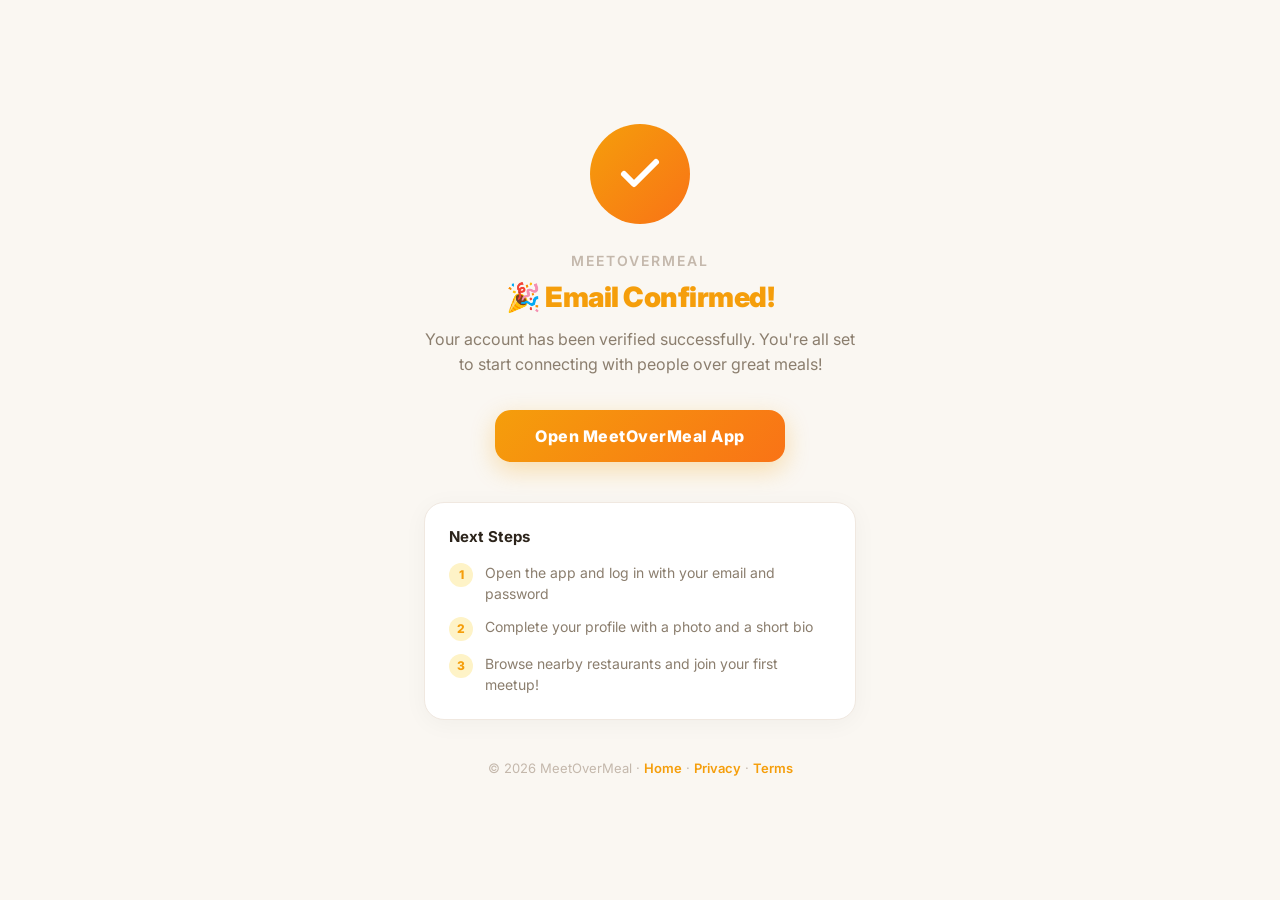
<file: auth/callback/index.html>
<!DOCTYPE html>
<html lang="en">
<head>
  <meta charset="UTF-8">
  <meta name="viewport" content="width=device-width, initial-scale=1.0">
  <title>Email Confirmed — MeetOverMeal</title>
  <meta name="description" content="Your email has been confirmed. Welcome to MeetOverMeal!">
  <link rel="preconnect" href="https://fonts.googleapis.com">
  <link href="https://fonts.googleapis.com/css2?family=Inter:wght@400;500;600;700;800;900&display=swap" rel="stylesheet">
  <style>
    * { margin: 0; padding: 0; box-sizing: border-box; }
    body {
      font-family: 'Inter', -apple-system, sans-serif;
      color: #2C241B;
      background: #FAF7F2;
      min-height: 100vh;
      display: flex;
      flex-direction: column;
      align-items: center;
      justify-content: center;
    }

    .container {
      text-align: center;
      padding: 40px 24px;
      max-width: 480px;
      animation: fadeUp 0.6s ease-out;
    }

    @keyframes fadeUp {
      from { opacity: 0; transform: translateY(24px); }
      to { opacity: 1; transform: translateY(0); }
    }

    @keyframes celebrate {
      0% { transform: scale(0.6) rotate(-8deg); opacity: 0; }
      50% { transform: scale(1.1) rotate(4deg); }
      100% { transform: scale(1) rotate(0deg); opacity: 1; }
    }

    @keyframes pulse {
      0%, 100% { box-shadow: 0 0 0 0 rgba(245, 158, 11, 0.3); }
      50% { box-shadow: 0 0 0 16px rgba(245, 158, 11, 0); }
    }

    .success-icon {
      width: 100px;
      height: 100px;
      border-radius: 50%;
      background: linear-gradient(135deg, #F59E0B, #F97316);
      display: flex;
      align-items: center;
      justify-content: center;
      margin: 0 auto 28px;
      animation: celebrate 0.7s cubic-bezier(0.34, 1.56, 0.64, 1) forwards, pulse 2s ease-in-out 1s infinite;
    }

    .success-icon svg {
      width: 48px;
      height: 48px;
      color: #fff;
    }

    .confetti-container {
      position: fixed;
      top: 0;
      left: 0;
      width: 100%;
      height: 100%;
      pointer-events: none;
      overflow: hidden;
      z-index: 10;
    }

    .confetti-piece {
      position: absolute;
      width: 10px;
      height: 10px;
      border-radius: 2px;
      animation: confettiFall 3s cubic-bezier(0.25, 0.46, 0.45, 0.94) forwards;
    }

    @keyframes confettiFall {
      0% { opacity: 1; transform: translateY(-20px) rotate(0deg) scale(1); }
      100% { opacity: 0; transform: translateY(100vh) rotate(720deg) scale(0.5); }
    }

    .brand {
      font-size: 14px;
      text-transform: uppercase;
      letter-spacing: 2px;
      color: #C4B8AC;
      font-weight: 600;
      margin-bottom: 12px;
    }

    h1 {
      font-size: 28px;
      font-weight: 900;
      letter-spacing: -0.5px;
      color: #2C241B;
      margin-bottom: 12px;
      line-height: 1.2;
    }

    h1 span { color: #F59E0B; }

    .subtitle {
      font-size: 16px;
      color: #8B7E6E;
      line-height: 1.6;
      margin-bottom: 32px;
    }

    .open-app-btn {
      display: inline-flex;
      align-items: center;
      justify-content: center;
      gap: 8px;
      background: linear-gradient(135deg, #F59E0B, #F97316);
      color: #fff;
      font-size: 16px;
      font-weight: 800;
      letter-spacing: 0.5px;
      padding: 16px 40px;
      border-radius: 16px;
      text-decoration: none;
      border: none;
      cursor: pointer;
      box-shadow: 0 8px 24px rgba(245, 158, 11, 0.3);
      transition: transform 0.2s, box-shadow 0.2s;
    }

    .open-app-btn:hover {
      transform: translateY(-2px);
      box-shadow: 0 12px 32px rgba(245, 158, 11, 0.4);
    }

    .open-app-btn:active {
      transform: translateY(0);
    }

    .next-steps {
      margin-top: 40px;
      background: #fff;
      border-radius: 20px;
      padding: 24px;
      border: 1px solid #F0E8E0;
      box-shadow: 0 4px 24px rgba(0,0,0,0.04);
      text-align: left;
    }

    .next-steps h3 {
      font-size: 15px;
      font-weight: 700;
      margin-bottom: 16px;
      color: #2C241B;
    }

    .step {
      display: flex;
      align-items: flex-start;
      gap: 12px;
      margin-bottom: 12px;
    }

    .step:last-child { margin-bottom: 0; }

    .step-num {
      width: 24px;
      height: 24px;
      border-radius: 12px;
      background: #FEF3C7;
      color: #F59E0B;
      font-size: 12px;
      font-weight: 800;
      display: flex;
      align-items: center;
      justify-content: center;
      flex-shrink: 0;
      margin-top: 1px;
    }

    .step p {
      font-size: 14px;
      color: #8B7E6E;
      line-height: 1.5;
    }

    .footer {
      margin-top: 40px;
      font-size: 13px;
      color: #C4B8AC;
    }

    .footer a {
      color: #F59E0B;
      text-decoration: none;
      font-weight: 600;
    }

    .footer a:hover { text-decoration: underline; }

    @media (max-width: 640px) {
      h1 { font-size: 24px; }
      .success-icon { width: 80px; height: 80px; }
      .success-icon svg { width: 40px; height: 40px; }
    }
  </style>
</head>
<body>
  <div class="confetti-container" id="confetti"></div>

  <div class="container">
    <div class="success-icon">
      <svg viewBox="0 0 24 24" fill="none" stroke="currentColor" stroke-width="3" stroke-linecap="round" stroke-linejoin="round">
        <polyline points="20 6 9 17 4 12"></polyline>
      </svg>
    </div>

    <p class="brand">MeetOverMeal</p>
    <h1 id="heading">🎉 <span>Email Confirmed!</span></h1>
    <p class="subtitle" id="subtitle">
      Your account has been verified successfully. You're all set to start connecting with people over great meals!
    </p>

    <a href="meetovermeal://" class="open-app-btn" id="openAppBtn">
      Open MeetOverMeal App
    </a>

    <div class="next-steps">
      <h3 id="nextStepsTitle">Next Steps</h3>
      <div class="step">
        <div class="step-num">1</div>
        <p id="step1">Open the app and log in with your email and password</p>
      </div>
      <div class="step">
        <div class="step-num">2</div>
        <p id="step2">Complete your profile with a photo and a short bio</p>
      </div>
      <div class="step">
        <div class="step-num">3</div>
        <p id="step3">Browse nearby restaurants and join your first meetup!</p>
      </div>
    </div>

    <div class="footer">
      <p>&copy; 2026 MeetOverMeal &middot; <a href="/">Home</a> &middot; <a href="/privacy">Privacy</a> &middot; <a href="/terms">Terms</a></p>
    </div>
  </div>

  <script>
    // All 15 languages supported by the app
    var T = {
      zh: {
        title: '🎉 邮箱验证成功！',
        subtitle: '恭喜你！你的账号已成功验证。现在就可以开始在美食中认识新朋友了！',
        openApp: '打开 MeetOverMeal',
        nextSteps: '接下来',
        step1: '打开 App，使用你的邮箱和密码登录',
        step2: '完善你的个人资料，添加照片和自我介绍',
        step3: '浏览附近的餐厅，加入你的第一次约饭吧！',
      },
      ja: {
        title: '🎉 メール認証完了！',
        subtitle: 'おめでとうございます！アカウントの認証が完了しました。さっそく食事を通じて新しい出会いを始めましょう！',
        openApp: 'MeetOverMealを開く',
        nextSteps: '次のステップ',
        step1: 'アプリを開き、メールとパスワードでログイン',
        step2: '写真と自己紹介でプロフィールを完成させましょう',
        step3: '近くのレストランを探して、最初の食事会に参加しよう！',
      },
      ko: {
        title: '🎉 이메일 인증 완료!',
        subtitle: '축하합니다! 계정이 성공적으로 인증되었습니다. 맛있는 식사와 함께 새로운 인연을 시작해보세요!',
        openApp: 'MeetOverMeal 열기',
        nextSteps: '다음 단계',
        step1: '앱을 열고 이메일과 비밀번호로 로그인하세요',
        step2: '사진과 자기소개로 프로필을 완성하세요',
        step3: '근처 레스토랑을 둘러보고 첫 식사 모임에 참여하세요!',
      },
      es: {
        title: '🎉 ¡Email Confirmado!',
        subtitle: '¡Felicidades! Tu cuenta ha sido verificada. ¡Empieza a conectar con gente a través de deliciosas comidas!',
        openApp: 'Abrir MeetOverMeal',
        nextSteps: 'Próximos pasos',
        step1: 'Abre la app e inicia sesión con tu email y contraseña',
        step2: 'Completa tu perfil con una foto y una breve descripción',
        step3: '¡Explora restaurantes cercanos y únete a tu primera comida!',
      },
      fr: {
        title: '🎉 Email Confirmé !',
        subtitle: 'Félicitations ! Votre compte a été vérifié. Commencez à rencontrer des gens autour de bons repas !',
        openApp: 'Ouvrir MeetOverMeal',
        nextSteps: 'Prochaines étapes',
        step1: "Ouvrez l'app et connectez-vous avec votre email et mot de passe",
        step2: 'Complétez votre profil avec une photo et une courte bio',
        step3: 'Explorez les restaurants proches et rejoignez votre premier repas !',
      },
      de: {
        title: '🎉 E-Mail bestätigt!',
        subtitle: 'Herzlichen Glückwunsch! Dein Konto wurde erfolgreich verifiziert. Lerne jetzt neue Leute beim gemeinsamen Essen kennen!',
        openApp: 'MeetOverMeal öffnen',
        nextSteps: 'Nächste Schritte',
        step1: 'Öffne die App und melde dich mit E-Mail und Passwort an',
        step2: 'Vervollständige dein Profil mit einem Foto und einer kurzen Bio',
        step3: 'Entdecke Restaurants in der Nähe und nimm an deinem ersten Treffen teil!',
      },
      pt: {
        title: '🎉 Email Confirmado!',
        subtitle: 'Parabéns! Sua conta foi verificada com sucesso. Comece a conhecer pessoas através de refeições incríveis!',
        openApp: 'Abrir MeetOverMeal',
        nextSteps: 'Próximos passos',
        step1: 'Abra o app e faça login com seu email e senha',
        step2: 'Complete seu perfil com uma foto e uma breve descrição',
        step3: 'Explore restaurantes próximos e participe da sua primeira refeição!',
      },
      it: {
        title: '🎉 Email Confermata!',
        subtitle: 'Congratulazioni! Il tuo account è stato verificato. Inizia a conoscere persone condividendo ottimi pasti!',
        openApp: 'Apri MeetOverMeal',
        nextSteps: 'Prossimi passi',
        step1: "Apri l'app e accedi con email e password",
        step2: 'Completa il tuo profilo con una foto e una breve bio',
        step3: 'Esplora i ristoranti vicini e partecipa al tuo primo incontro!',
      },
      ru: {
        title: '🎉 Email подтверждён!',
        subtitle: 'Поздравляем! Ваш аккаунт успешно подтверждён. Начинайте знакомиться с людьми за вкусными блюдами!',
        openApp: 'Открыть MeetOverMeal',
        nextSteps: 'Дальнейшие шаги',
        step1: 'Откройте приложение и войдите с email и паролем',
        step2: 'Заполните профиль: добавьте фото и описание',
        step3: 'Найдите рестораны поблизости и присоединитесь к первой встрече!',
      },
      ar: {
        title: '🎉 تم تأكيد البريد الإلكتروني!',
        subtitle: 'تهانينا! تم التحقق من حسابك بنجاح. ابدأ بالتعرف على أشخاص جدد حول وجبات شهية!',
        openApp: 'افتح MeetOverMeal',
        nextSteps: 'الخطوات التالية',
        step1: 'افتح التطبيق وسجل الدخول ببريدك وكلمة المرور',
        step2: 'أكمل ملفك الشخصي بصورة ونبذة قصيرة',
        step3: 'تصفح المطاعم القريبة وانضم لأول لقاء!',
      },
      hi: {
        title: '🎉 ईमेल सत्यापित!',
        subtitle: 'बधाई हो! आपका खाता सफलतापूर्वक सत्यापित हो गया है। अब स्वादिष्ट भोजन के साथ नए लोगों से मिलना शुरू करें!',
        openApp: 'MeetOverMeal खोलें',
        nextSteps: 'अगले कदम',
        step1: 'ऐप खोलें और ईमेल और पासवर्ड से लॉगिन करें',
        step2: 'फोटो और छोटा परिचय जोड़कर प्रोफ़ाइल पूरा करें',
        step3: 'आस-पास के रेस्तरां खोजें और अपनी पहली मीटअप में शामिल हों!',
      },
      th: {
        title: '🎉 ยืนยันอีเมลสำเร็จ!',
        subtitle: 'ยินดีด้วย! บัญชีของคุณได้รับการยืนยันแล้ว เริ่มพบปะผู้คนใหม่ๆ ผ่านมื้ออาหารอร่อยๆ ได้เลย!',
        openApp: 'เปิด MeetOverMeal',
        nextSteps: 'ขั้นตอนถัดไป',
        step1: 'เปิดแอปแล้วเข้าสู่ระบบด้วยอีเมลและรหัสผ่าน',
        step2: 'เติมโปรไฟล์ด้วยรูปภาพและคำแนะนำตัวสั้นๆ',
        step3: 'ค้นหาร้านอาหารใกล้เคียงและเข้าร่วมนัดพบครั้งแรก!',
      },
      vi: {
        title: '🎉 Xác nhận email thành công!',
        subtitle: 'Chúc mừng! Tài khoản của bạn đã được xác minh. Bắt đầu kết nối với mọi người qua những bữa ăn tuyệt vời!',
        openApp: 'Mở MeetOverMeal',
        nextSteps: 'Bước tiếp theo',
        step1: 'Mở ứng dụng và đăng nhập bằng email và mật khẩu',
        step2: 'Hoàn thiện hồ sơ với ảnh và giới thiệu ngắn',
        step3: 'Khám phá nhà hàng gần bạn và tham gia buổi gặp mặt đầu tiên!',
      },
      id: {
        title: '🎉 Email Terverifikasi!',
        subtitle: 'Selamat! Akun kamu sudah berhasil diverifikasi. Mulai berkenalan dengan orang baru lewat makan bareng!',
        openApp: 'Buka MeetOverMeal',
        nextSteps: 'Langkah selanjutnya',
        step1: 'Buka aplikasi dan login dengan email dan kata sandi',
        step2: 'Lengkapi profil dengan foto dan bio singkat',
        step3: 'Cari restoran terdekat dan ikuti makan bareng pertamamu!',
      },
    };

    // 1. URL parameter from app (highest priority — matches phone system language)
    // 2. Browser language (fallback)
    function getLang() {
      var params = new URLSearchParams(window.location.search);
      var urlLang = (params.get('lang') || '').substring(0, 2).toLowerCase();
      if (urlLang && T[urlLang]) return urlLang;
      var browserLang = (navigator.language || navigator.userLanguage || '').substring(0, 2).toLowerCase();
      if (browserLang && T[browserLang]) return browserLang;
      return null; // use default English
    }

    var lang = getLang();
    if (lang) {
      var t = T[lang];
      document.getElementById('heading').innerHTML = t.title;
      document.getElementById('subtitle').textContent = t.subtitle;
      document.getElementById('openAppBtn').textContent = t.openApp;
      document.getElementById('nextStepsTitle').textContent = t.nextSteps;
      document.getElementById('step1').textContent = t.step1;
      document.getElementById('step2').textContent = t.step2;
      document.getElementById('step3').textContent = t.step3;
    }

    // Confetti effect
    function createConfetti() {
      var container = document.getElementById('confetti');
      var colors = ['#F59E0B', '#F97316', '#EF4444', '#10B981', '#3B82F6', '#8B5CF6', '#EC4899'];
      for (var i = 0; i < 60; i++) {
        var piece = document.createElement('div');
        piece.classList.add('confetti-piece');
        piece.style.left = Math.random() * 100 + '%';
        piece.style.top = -10 + 'px';
        piece.style.backgroundColor = colors[Math.floor(Math.random() * colors.length)];
        piece.style.width = (Math.random() * 8 + 4) + 'px';
        piece.style.height = (Math.random() * 8 + 4) + 'px';
        piece.style.animationDelay = (Math.random() * 1) + 's';
        piece.style.animationDuration = (Math.random() * 2 + 2) + 's';
        container.appendChild(piece);
      }
      setTimeout(function() { container.innerHTML = ''; }, 5000);
    }

    createConfetti();

    // NOTE: Do NOT auto-redirect via window.location.href to meetovermeal://
    // On iOS, this navigates the page away, leaving a blank screen in Safari.
    // Instead, users tap the "Open App" button (anchor tag) which works correctly.
  </script>
</body>
</html>
</file>
<file: assets/index-BDQ7o9PU.css>
@import "https://fonts.googleapis.com/css2?family=Inter:wght@300;400;500;600;700&family=Outfit:wght@400;600;800&display=swap";:root{--bg-color:#0b0c10;--bg-surface:#ffffff08;--bg-surface-hover:#ffffff0d;--primary:#ff8c00;--primary-glow:#ff8c004d;--primary-hover:orange;--text-main:#fff;--text-muted:#a0aab2;--border:#ffffff1a;--glass-blur:blur(16px);--glass-blur-heavy:blur(32px)}*{box-sizing:border-box;margin:0;padding:0}body{background-color:var(--bg-color);color:var(--text-main);-webkit-font-smoothing:antialiased;font-family:Inter,-apple-system,BlinkMacSystemFont,sans-serif;line-height:1.5;overflow-x:hidden}h1,h2,h3,h4{letter-spacing:-.02em;font-family:Outfit,sans-serif}a{color:inherit;text-decoration:none}button{font-family:Inter,sans-serif}.container{max-width:1200px;margin:0 auto;padding:0 24px}.glass-panel{background:var(--bg-surface);-webkit-backdrop-filter:var(--glass-blur);border:1px solid var(--border);border-radius:24px}@keyframes fadeUp{0%{opacity:0;transform:translateY(20px)}to{opacity:1;transform:translateY(0)}}@keyframes pulseGlow{0%{box-shadow:0 0 0 0 var(--primary-glow)}70%{box-shadow:0 0 0 20px #ff8c0000}to{box-shadow:0 0 #ff8c0000}}.animate-fade-up{animation:.8s cubic-bezier(.16,1,.3,1) forwards fadeUp}.animate-delay-100{animation-delay:.1s}.animate-delay-200{animation-delay:.2s}.animate-delay-300{animation-delay:.3s}.gradient-text{background:linear-gradient(135deg,#ff8c00,#ff512f);-webkit-text-fill-color:transparent;-webkit-background-clip:text;background-clip:text}.app-wrapper{min-height:100vh;position:relative;overflow:hidden}.bg-glow{filter:blur(100px);z-index:-1;opacity:.5;border-radius:50%;position:absolute}.bg-glow-1{background:radial-gradient(circle,#ff8c0026 0%,#ff512f00 70%);width:600px;height:600px;top:-10%;right:-5%}.bg-glow-2{background:radial-gradient(circle,#ff8c001a 0%,#ff512f00 70%);width:500px;height:500px;bottom:20%;left:-10%}.nav-header{z-index:100;-webkit-backdrop-filter:var(--glass-blur);border-bottom:1px solid var(--border);background:#0b0c10b3;position:fixed;top:0;left:0;right:0}.nav-container{justify-content:space-between;align-items:center;height:80px;display:flex}.nav-logo{color:#fff;align-items:center;gap:12px;font-family:Outfit,sans-serif;font-size:24px;font-weight:800;display:flex}.nav-logo-icon{color:var(--primary)}.nav-links{gap:32px;display:flex}.nav-link{color:var(--text-muted);font-size:15px;font-weight:500;transition:color .2s}.nav-link:hover{color:#fff}.hero-section{text-align:center;flex-direction:column;align-items:center;gap:24px;padding-top:180px;padding-bottom:120px;display:flex}.hero-pill{background:var(--bg-surface);border:1px solid var(--border);color:var(--primary);opacity:0;border-radius:100px;align-items:center;gap:8px;padding:8px 16px;font-size:14px;font-weight:500;display:inline-flex}.hero-title{opacity:0;max-width:900px;font-size:clamp(48px,8vw,72px);font-weight:800;line-height:1.1}.hero-subtitle{color:var(--text-muted);opacity:0;max-width:600px;font-size:20px;line-height:1.6}.hero-actions{opacity:0;gap:16px;margin-top:24px;display:flex}.btn-primary{background:var(--primary);color:#fff;cursor:pointer;border:none;border-radius:100px;padding:16px 32px;font-size:16px;font-weight:600;transition:all .2s;animation:2s infinite pulseGlow}.btn-primary:hover{background:var(--primary-hover);transform:translateY(-2px)}.btn-secondary{background:var(--bg-surface);color:#fff;border:1px solid var(--border);cursor:pointer;border-radius:100px;padding:16px 32px;font-size:16px;font-weight:600;transition:all .2s}.btn-secondary:hover{background:var(--bg-surface-hover);border-color:#fff3}.features-section{opacity:0;padding:100px 0}.section-header{text-align:center;margin-bottom:64px}.section-title{margin-bottom:16px;font-size:40px;font-weight:800}.section-desc{color:var(--text-muted);max-width:600px;margin:0 auto;font-size:18px}.features-grid{grid-template-columns:repeat(auto-fit,minmax(300px,1fr));gap:32px;display:grid}.feature-card{flex-direction:column;gap:24px;padding:40px;transition:transform .3s,border-color .3s;display:flex}.feature-card:hover{border-color:#ff8c004d;transform:translateY(-8px)}.feature-icon-wrapper{width:64px;height:64px;color:var(--primary);background:#ff8c001a;border-radius:16px;justify-content:center;align-items:center;display:flex}.feature-title{font-size:24px;font-weight:700}.feature-text{color:var(--text-muted);line-height:1.6}.about-section{background:linear-gradient(#0000,#ff8c000d);padding:100px 0}.about-content{grid-template-columns:1fr 1fr;align-items:center;gap:64px;display:grid}.about-text-content{flex-direction:column;gap:24px;display:flex}.about-stat-grid{grid-template-columns:1fr 1fr;gap:24px;margin-top:16px;display:grid}.stat-item{padding:24px}.stat-num{color:var(--primary);margin-bottom:8px;font-size:36px;font-weight:800}.stat-label{color:var(--text-muted);font-size:14px;font-weight:500}.team-section{text-align:center;padding:100px 0}.team-grid{grid-template-columns:1fr;gap:32px;max-width:800px;margin:0 auto;display:grid}.team-card{text-align:left;align-items:center;gap:32px;padding:40px;display:flex}.team-avatar-wrapper{background:linear-gradient(135deg, var(--primary), #ff512f);border-radius:50%;flex-shrink:0;width:140px;height:140px;padding:4px}.team-avatar{background-color:var(--bg-color);width:100%;height:100%;color:var(--primary);border-radius:50%;justify-content:center;align-items:center;display:flex;overflow:hidden}.team-info{flex-grow:1}.team-name{margin-bottom:4px;font-size:28px;font-weight:800}.team-title{color:var(--primary);margin-bottom:16px;font-size:16px;font-weight:600}.team-bio{color:var(--text-muted);margin-bottom:16px;font-size:15px;line-height:1.6}.team-links{gap:16px;display:flex}.team-link{color:var(--text-muted);transition:color .2s}.team-link:hover{color:#fff}@media (width<=768px){.team-card{text-align:center;flex-direction:column}}.footer{border-top:1px solid var(--border);margin-top:64px;padding:64px 0 32px}.footer-content{justify-content:space-between;align-items:flex-start;margin-bottom:64px;display:flex}.footer-brand p{color:var(--text-muted);max-width:300px;margin-top:16px}.footer-links{gap:64px;display:flex}.link-group h4{color:#fff;margin-bottom:24px;font-size:16px}.link-group ul{flex-direction:column;gap:16px;list-style:none;display:flex}.link-group a{color:var(--text-muted);transition:color .2s}.link-group a:hover{color:var(--primary)}.footer-bottom{text-align:center;color:var(--text-muted);font-size:14px}@media (width<=768px){.hero-title{font-size:40px}.hero-actions{flex-direction:column;width:100%}.hero-actions button{width:100%}.about-content{grid-template-columns:1fr}.footer-content{flex-direction:column;gap:48px}.footer-links{flex-direction:column;gap:32px}}
</file>
